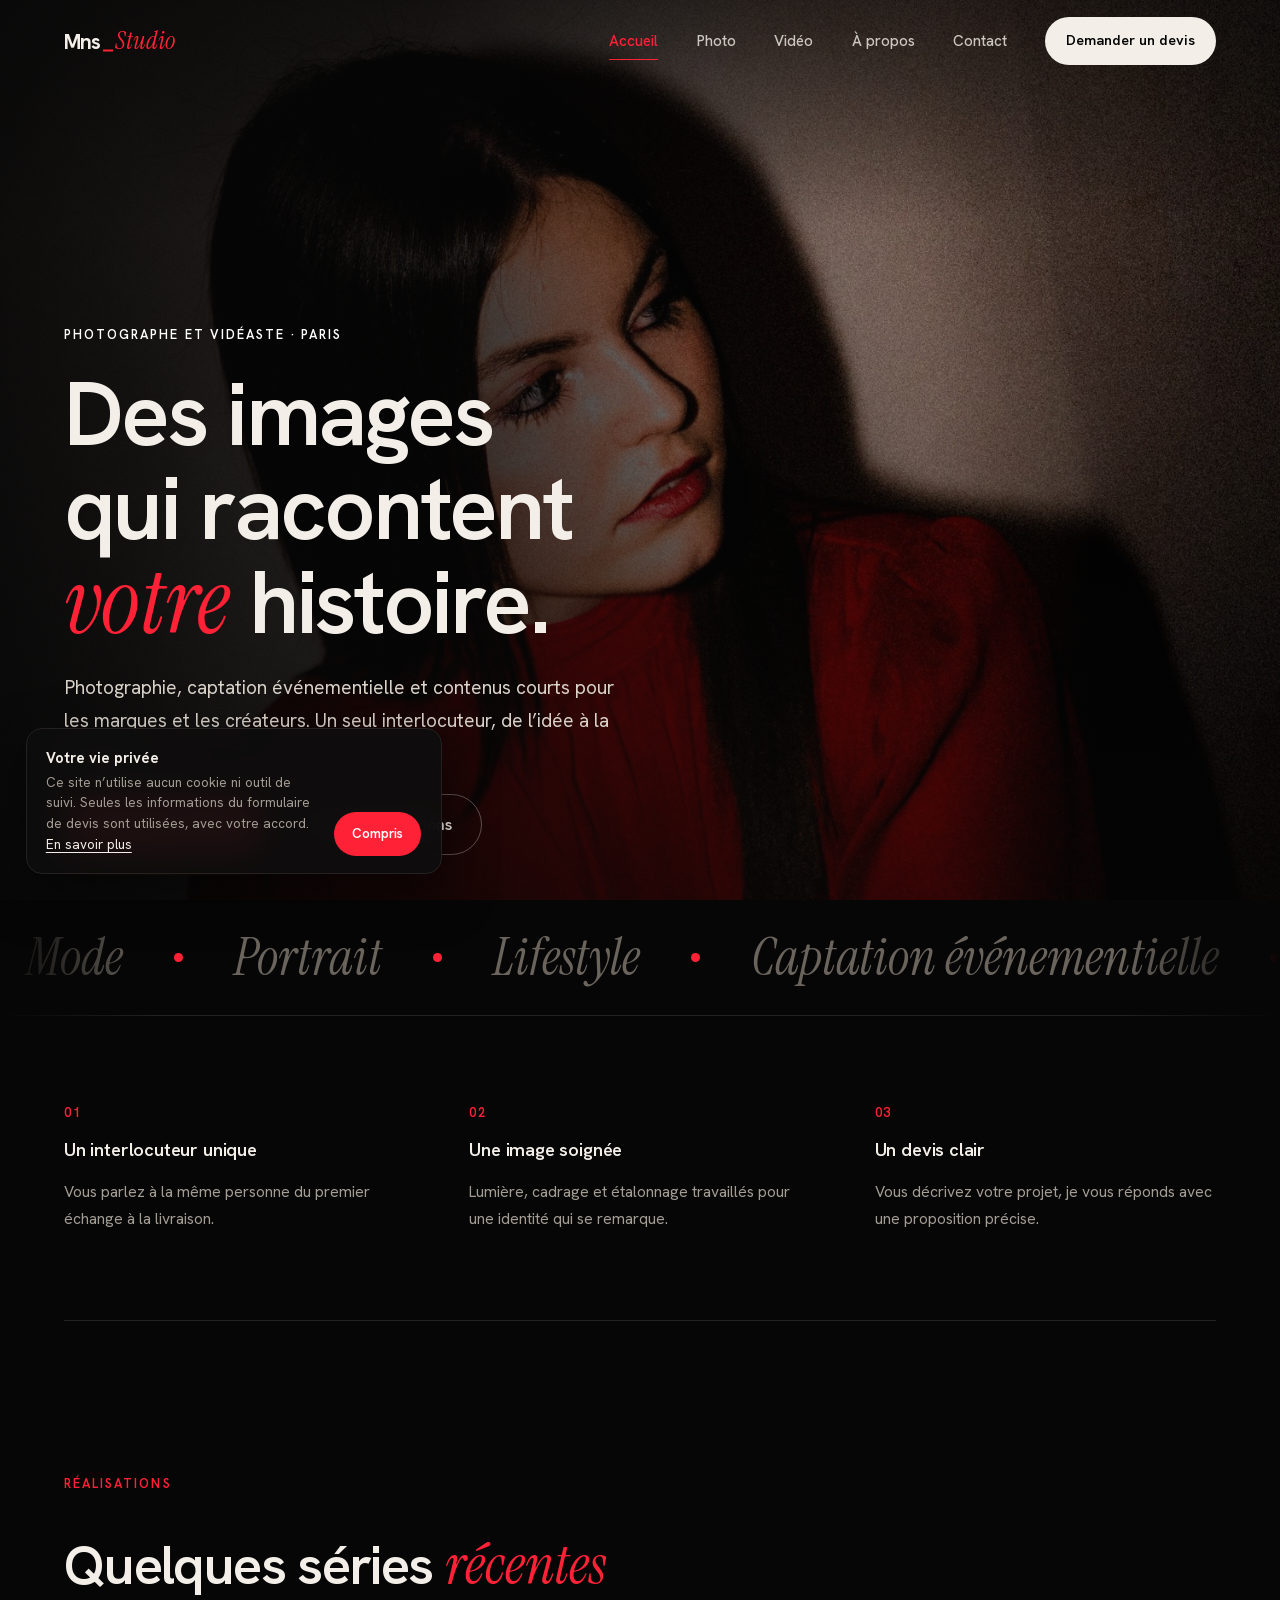
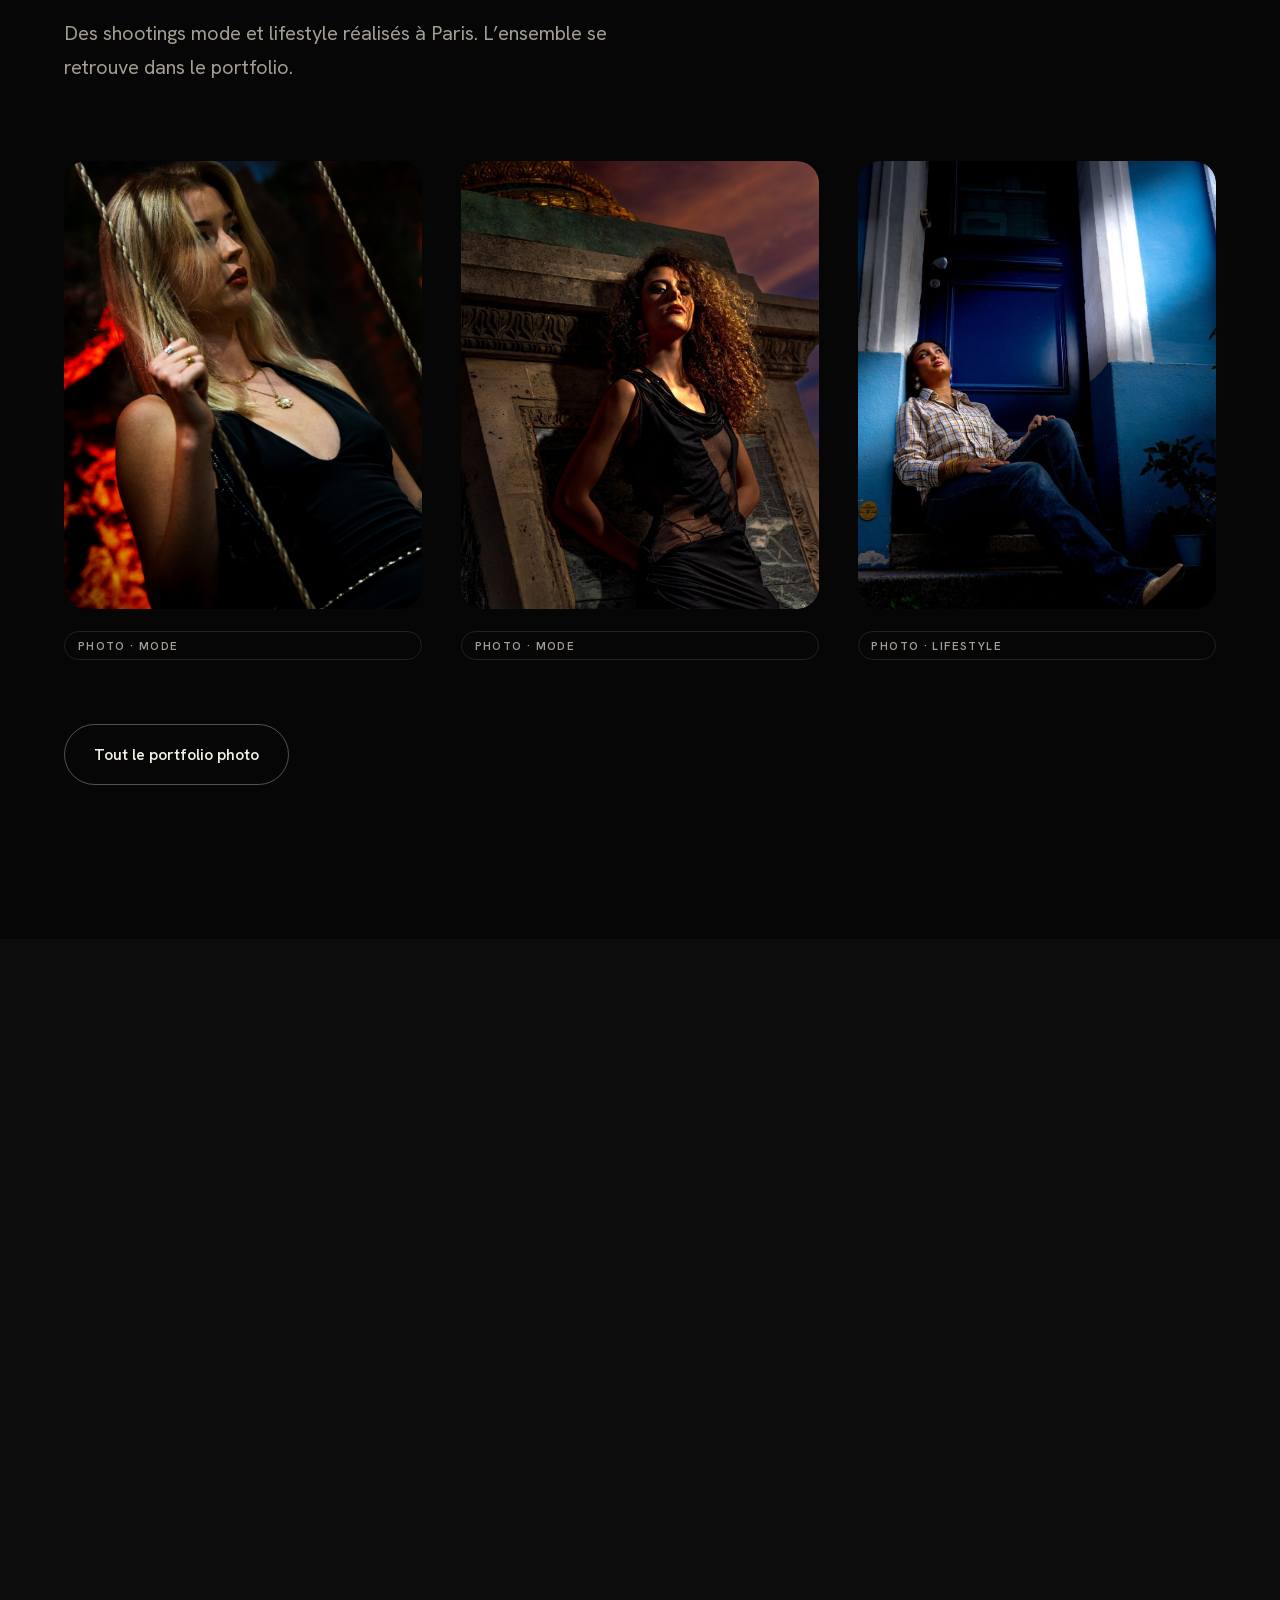
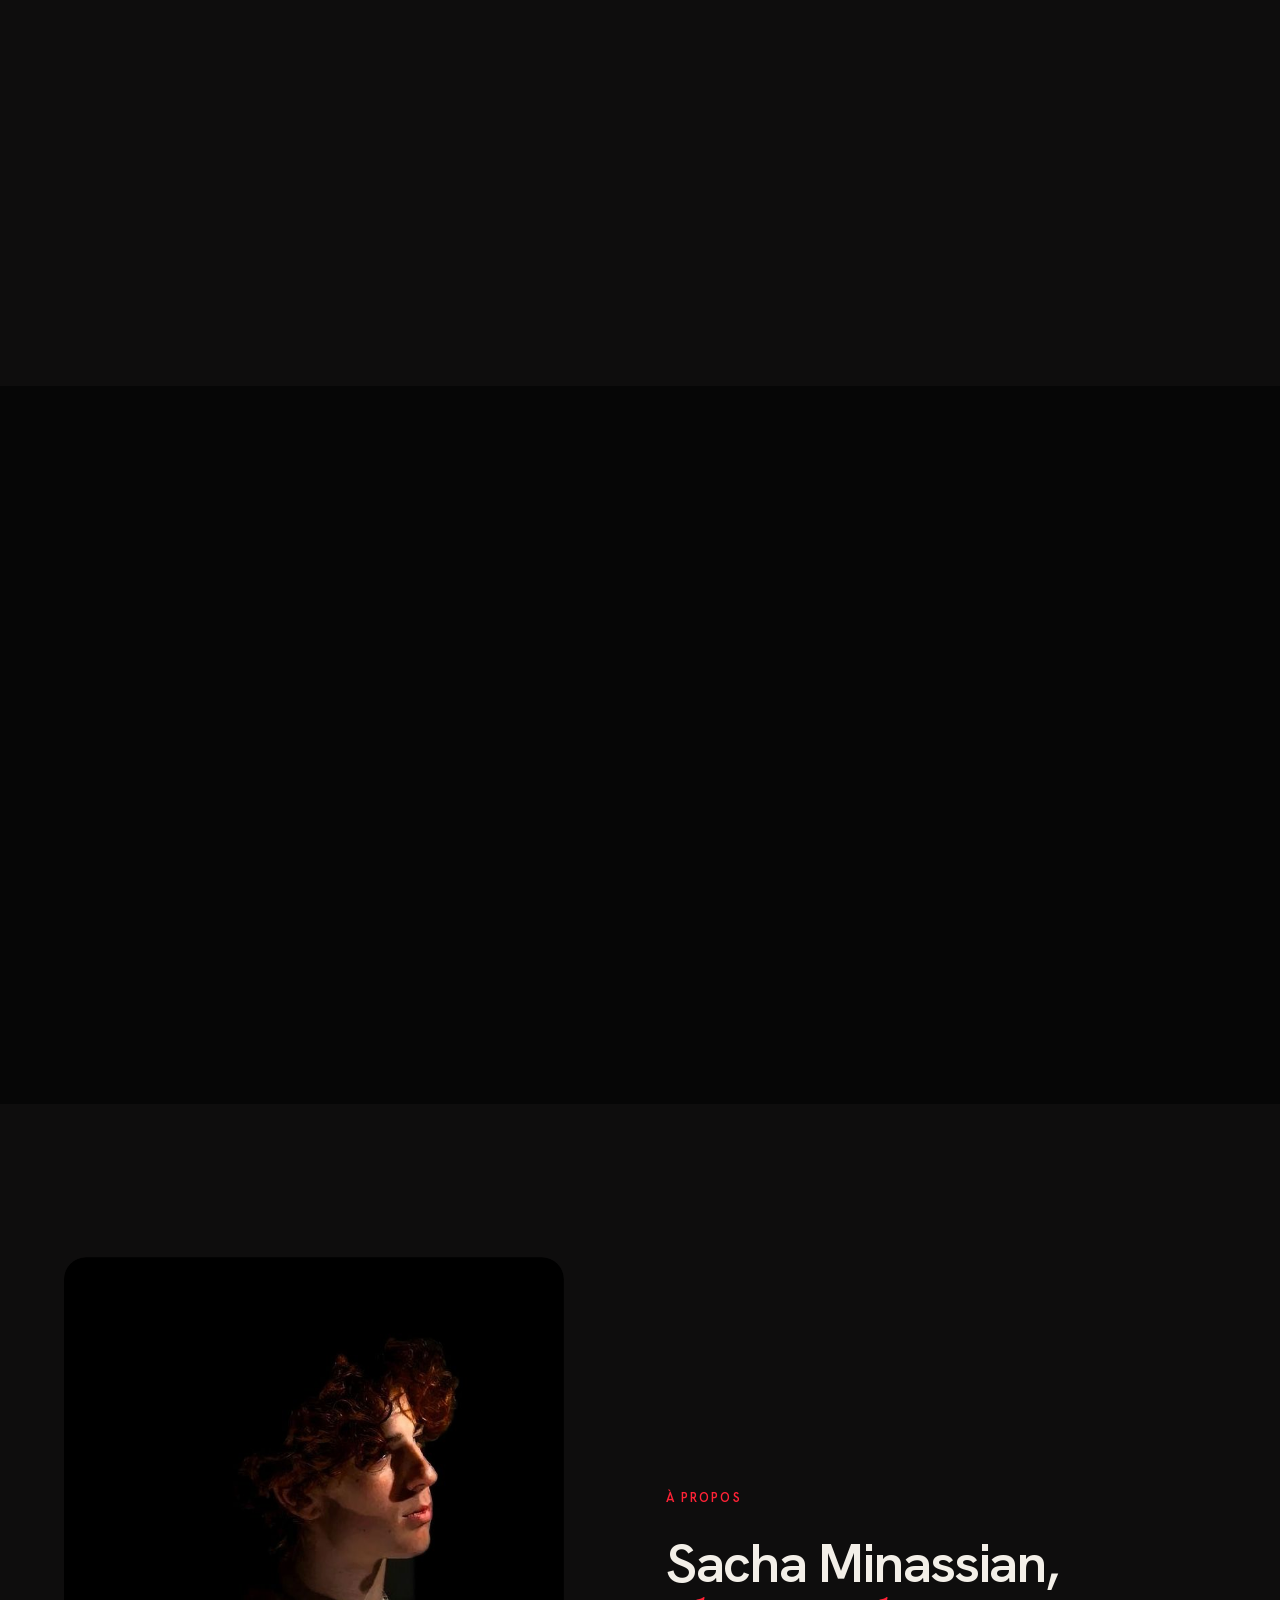
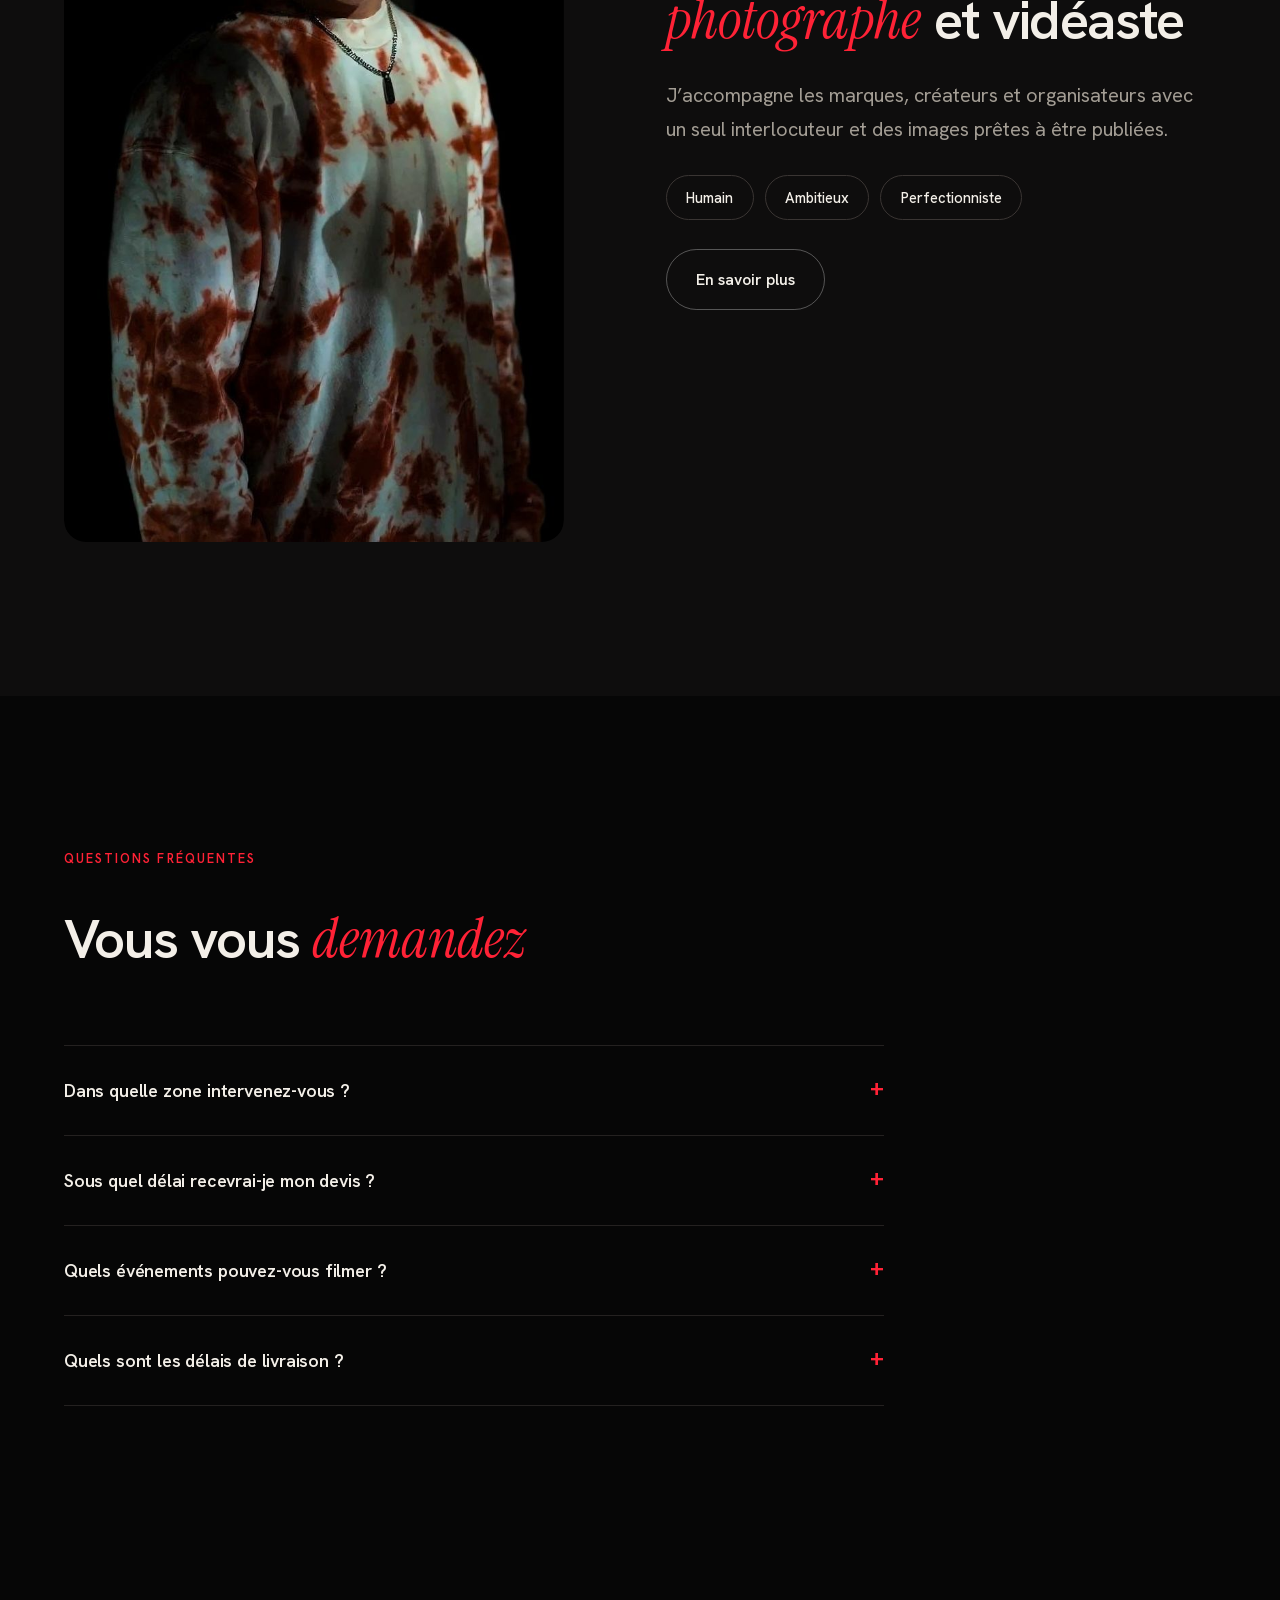
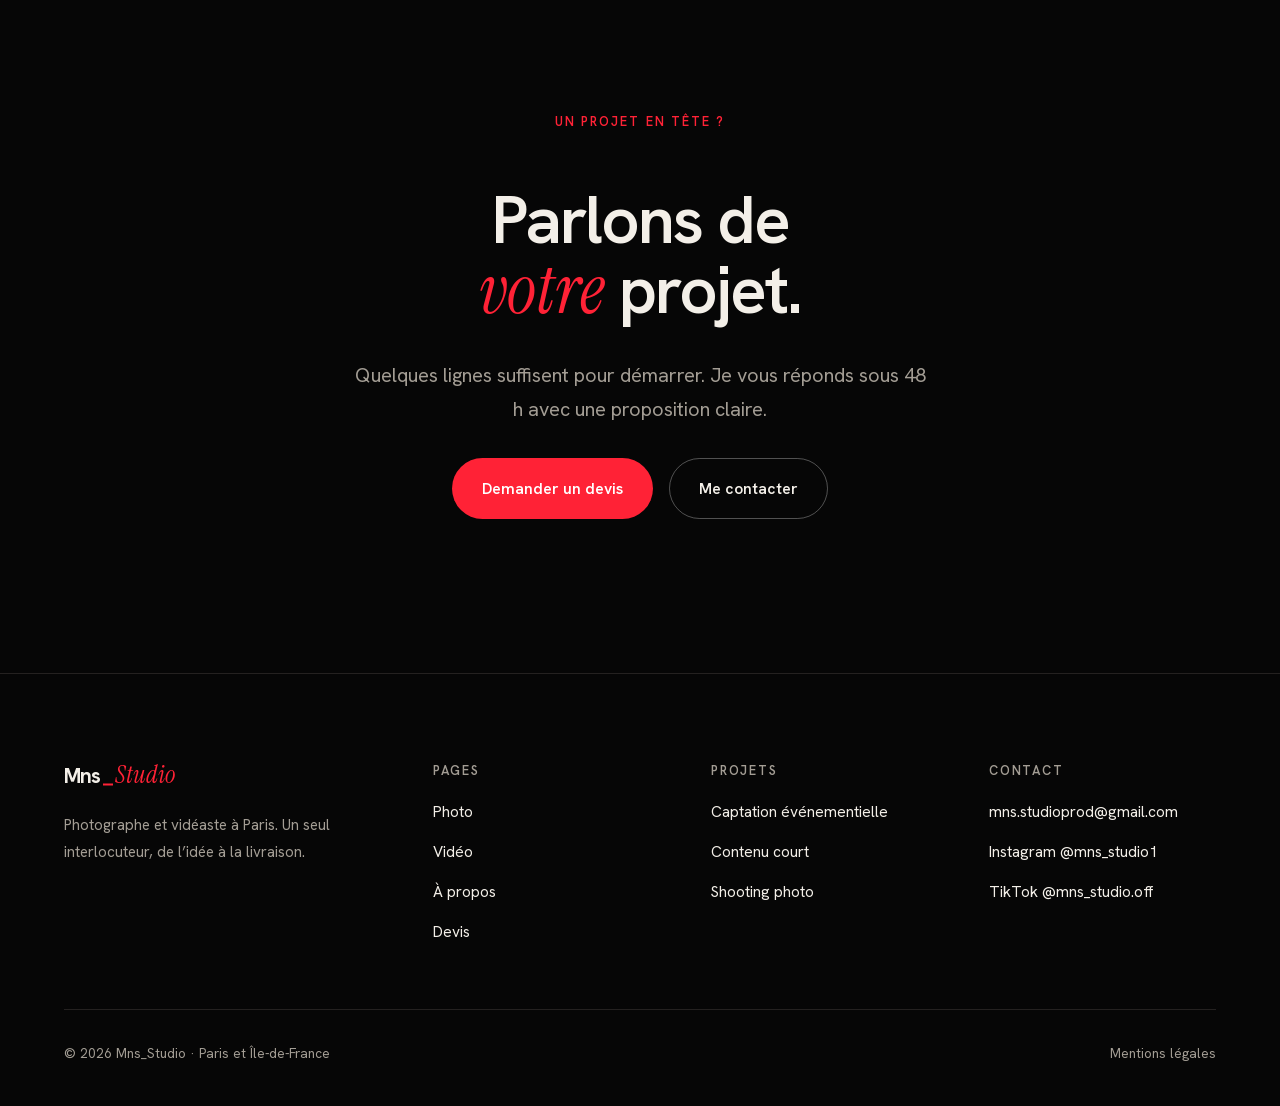
<file: index.html>
<!DOCTYPE html>
<html lang="fr">
<head>
<meta charset="utf-8">
<meta name="viewport" content="width=device-width, initial-scale=1">
<title>Photographe et vidéaste à Paris | Mns_Studio</title>
<meta name="description" content="Photographe et vidéaste à Paris : photographie de mode, captation événementielle, contenus courts. Demandez votre devis.">
<meta property="og:title" content="Mns_Studio, photographe et vidéaste à Paris"><meta property="og:description" content="Photographe et vidéaste à Paris : photographie de mode, captation événementielle, contenus courts. Demandez votre devis."><meta property="og:type" content="website"><meta property="og:image" content="https://mns-studio.fr/img/photographe-paris-shooting-editorial-graffiti-street-06.jpg"><meta property="og:url" content="https://mns-studio.fr/"><meta property="og:locale" content="fr_FR"><meta name="twitter:card" content="summary_large_image">
<link rel="canonical" href="https://mns-studio.fr/">
<meta name="theme-color" content="#060606">
<script>document.documentElement.classList.add("js");if(!matchMedia("(prefers-reduced-motion:reduce)").matches)document.documentElement.classList.add("entering")</script>
<link rel="stylesheet" href="style.css">
<script type="application/ld+json">{"@context": "https://schema.org", "@type": "ProfessionalService", "name": "Mns_Studio", "url": "https://mns-studio.fr/", "image": "https://mns-studio.fr/img/photographe-paris-shooting-editorial-graffiti-street-06.jpg", "address": {"@type": "PostalAddress", "addressLocality": "Paris", "addressCountry": "FR"}, "description": "Photographe et vidéaste à Paris : photo de mode, portrait, captation de défilé, captation d'événement, reels.", "areaServed": "Île-de-France", "email": "mns.studioprod@gmail.com", "sameAs": ["https://www.instagram.com/mns_studio1", "https://www.tiktok.com/@mns_studio.off"], "founder": {"@type": "Person", "name": "Sacha Minassian"}}</script>
<link rel="icon" href="/favicon.ico" sizes="48x48"><link rel="icon" href="/icon-192.png" type="image/png" sizes="192x192"><link rel="icon" href="/favicon.svg" type="image/svg+xml"><link rel="apple-touch-icon" href="/apple-touch-icon.png"><link rel="manifest" href="/site.webmanifest"><link rel="preload" href="fonts/hanken-grotesk-var.woff" as="font" type="font/woff" crossorigin></head>
<body>
<div class="curtain" aria-hidden="true"><span class="logo"><b>Mns</b><i></i><em>Studio</em></span></div><div class="pgbar" aria-hidden="true"></div>
<a class="hp" href="#main">Aller au contenu</a>
<header class="hd"><div class="w"><a class="logo" href="index.html" aria-label="Mns_Studio, accueil"><b>Mns</b><i></i><em>Studio</em></a><button class="bg" aria-label="Menu" aria-expanded="false"><span></span></button><nav class="nv" aria-label="Navigation"><a href="index.html" aria-current="page">Accueil</a><a href="photo.html">Photo</a><a href="video.html">Vidéo</a><a href="a-propos.html">À propos</a><a href="contact.html">Contact</a><a class="pill" href="devis.html">Demander un devis</a></nav></div></header>
<main id="main">

<section class="hero"><div class="hs" aria-hidden="true"><img class="on" src="img/photographe-videaste-paris-accueil-01.jpg" alt="" width="1500" height="2250" fetchpriority="high" style="object-position:center 17%"><img src="img/photographe-videaste-paris-accueil-02.jpg" alt="" width="821" height="1231" style="object-position:center 20%"><img src="img/photographe-videaste-paris-accueil-03.jpg" alt="" width="1120" height="1400" style="object-position:center 13%"><img src="img/photographe-videaste-paris-accueil-04.jpg" alt="" width="933" height="1400" style="object-position:center 29%"><img src="img/photographe-videaste-paris-accueil-05.jpg" alt="" width="933" height="1400" style="object-position:center 33%"><img src="img/photographe-videaste-paris-accueil-06.jpg" alt="" width="934" height="1400" style="object-position:center 47%"><img src="img/photographe-videaste-paris-accueil-07.jpg" alt="" width="933" height="1400" style="object-position:center 6%"></div><div class="w">
<span class="eyebrow" style="margin:0;color:#fff">Photographe et vidéaste · Paris</span>
<h1>Des images qui racontent <em>votre</em> histoire.</h1>
<p class="lead">Photographie, captation événementielle et contenus courts pour les marques et les créateurs. Un seul interlocuteur, de l’idée à la livraison.</p>
<div class="cta"><a class="btn r" href="devis.html">Demander un devis</a><a class="btn o" href="photo.html">Voir les réalisations</a></div></div></section>
<div class="mq" aria-hidden="true"><div class="mqt"><span>Mode</span><span>Portrait</span><span>Lifestyle</span><span>Captation événementielle</span><span>Contenu court</span><span>Paris</span><span>Mode</span><span>Portrait</span><span>Lifestyle</span><span>Captation événementielle</span><span>Contenu court</span><span>Paris</span></div></div>
<div class="w args rv">
<div><span class="n">01</span><b>Un interlocuteur unique</b><span>Vous parlez à la même personne du premier échange à la livraison.</span></div>
<div><span class="n">02</span><b>Une image soignée</b><span>Lumière, cadrage et étalonnage travaillés pour une identité qui se remarque.</span></div>
<div><span class="n">03</span><b>Un devis clair</b><span>Vous décrivez votre projet, je vous réponds avec une proposition précise.</span></div></div>

<section class="sec"><div class="w"><div class="head rv"><span class="eyebrow">Réalisations</span><h2>Quelques séries <em>récentes</em></h2><p class="lead">Des shootings mode et lifestyle réalisés à Paris. L’ensemble se retrouve dans le portfolio.</p></div>
<div class="cards">
<a class="card rv" href="photo.html"><div class="im"><img src="img/photographe-paris-shooting-editorial-mode-rouge-noir-01.jpg" alt="Série Reflets" loading="lazy"></div><div class="tx"><span class="tag">Photo · Mode</span></div></a>
<a class="card rv" href="photo.html"><div class="im"><img src="img/photographe-paris-shooting-collection-robes-07.jpg" alt="Série Concorde" loading="lazy"></div><div class="tx"><span class="tag">Photo · Mode</span></div></a>
<a class="card rv" href="photo.html"><div class="im"><img src="img/photographe-paris-shooting-lifestyle-porte-bleue-01.jpg" alt="Série Porte bleue" loading="lazy"></div><div class="tx"><span class="tag">Photo · Lifestyle</span></div></a></div>
<div class="cta rv" style="margin-top:4rem"><a class="btn o" href="photo.html">Tout le portfolio photo</a></div></div></section>

<section class="sec" style="background:var(--bg2)"><div class="w"><div class="head rv"><span class="eyebrow">Expertises</span><h2>Ce que je <em>réalise</em> pour vous</h2></div>
<div class="exp">
<div class="ex rv"><span class="n">01</span><h3>Photographie</h3><p>Mode, portrait et lifestyle : shootings solo, duo ou groupe, en studio ou en extérieur, avec une direction artistique claire.</p><ul><li>Lookbooks et séries éditoriales</li><li>Portraits professionnels et lifestyle</li><li>Livraison express en 48 h</li></ul><a class="more" href="devis.html#photo">Demander un devis →</a></div>
<div class="ex rv"><span class="n">02</span><h3>Captation événementielle</h3><p>Défilés, vernissages, soirées, salons ou concerts : l’événement filmé fidèlement, puis monté pour vos réseaux.</p><ul><li>Film souvenir ou captation complète</li><li>Teaser court et aftermovie</li><li>Photos de l’événement en option</li></ul><a class="more" href="devis.html#event">Demander un devis →</a></div>
<div class="ex rv"><span class="n">03</span><h3>Contenu court</h3><p>Des vidéos verticales pensées pour Instagram et TikTok, avec un rythme et un style qui vous ressemblent.</p><ul><li>Reel ou TikTok à l’unité</li><li>Abonnement mensuel Monthly Creator</li><li>Sous-titres et montage dynamique</li></ul><a class="more" href="devis.html#reel">Demander un devis →</a></div>
</div></div></section>

<section class="sec"><div class="w"><div class="head rv"><span class="eyebrow">Méthode</span><h2>Un projet, <em>quatre</em> étapes</h2></div>
<div class="steps">
<div class="st rv"><span class="n">01</span><h3>Le brief</h3><p>Vous décrivez votre projet dans le formulaire de devis. Je vous réponds sous 48 h.</p></div>
<div class="st rv"><span class="n">02</span><h3>La préparation</h3><p>Repérage, références, planning : je prépare le tournage avec vous.</p></div>
<div class="st rv"><span class="n">03</span><h3>Le tournage</h3><p>Je suis sur place, discret et efficace, pour capter les bons moments.</p></div>
<div class="st rv"><span class="n">04</span><h3>La livraison</h3><p>Montage, retouche et étalonnage, puis livraison dans le délai convenu.</p></div></div></div></section>

<section class="sec" style="background:var(--bg2)"><div class="w split">
<div class="im rv"><img src="img/sacha-minassian-photographe-videaste-paris.jpg" alt="Sacha Minassian, photographe et vidéaste" loading="lazy"></div>
<div class="tx rv"><span class="eyebrow" style="margin:0">À propos</span><h2>Sacha Minassian, <em>photographe</em> et vidéaste</h2>
<p class="lead">J’accompagne les marques, créateurs et organisateurs avec un seul interlocuteur et des images prêtes à être publiées.</p>
<div class="pills"><span>Humain</span><span>Ambitieux</span><span>Perfectionniste</span></div>
<a class="btn o" href="a-propos.html">En savoir plus</a></div></div></section>

<section class="sec"><div class="w"><div class="head rv"><span class="eyebrow">Questions fréquentes</span><h2>Vous vous <em>demandez</em></h2></div>
<div class="faq rv">
<details><summary>Dans quelle zone intervenez-vous ?</summary><p>Principalement à Paris. Pour l’Île-de-France ou une autre ville, un supplément selon la localisation est indiqué dans le devis.</p></details>
<details><summary>Sous quel délai recevrai-je mon devis ?</summary><p>Je réponds à chaque demande sous 48 h, avec une proposition claire et personnalisée.</p></details>
<details><summary>Quels événements pouvez-vous filmer ?</summary><p>Défilés de mode, vernissages, soirées, salons, concerts : décrivez l’événement dans le formulaire de devis et je vous propose le format adapté, du film souvenir à la captation complète.</p></details>
<details><summary>Quels sont les délais de livraison ?</summary><p>Ils dépendent du projet. Une option express en 48 h est disponible pour les photos.</p></details>
</div></div></section>
<section class="sec"><div class="w fin rv"><span class="eyebrow">Un projet en tête ?</span><h2>Parlons de <em>votre</em> projet.</h2><p class="lead">Quelques lignes suffisent pour démarrer. Je vous réponds sous 48 h avec une proposition claire.</p><div class="cta"><a class="btn r" href="devis.html">Demander un devis</a><a class="btn o" href="contact.html">Me contacter</a></div></div></section>

</main>
<footer class="ft"><div class="w"><div class="cols">
<div><a class="logo" href="index.html" aria-label="Mns_Studio, accueil"><b>Mns</b><i></i><em>Studio</em></a><p>Photographe et vidéaste à Paris. Un seul interlocuteur, de l’idée à la livraison.</p></div>
<div><h4>Pages</h4><ul><li><a href="photo.html">Photo</a></li><li><a href="video.html">Vidéo</a></li><li><a href="a-propos.html">À propos</a></li><li><a href="devis.html">Devis</a></li></ul></div>
<div><h4>Projets</h4><ul><li><a href="devis.html#event">Captation événementielle</a></li><li><a href="devis.html#reel">Contenu court</a></li><li><a href="devis.html#photo">Shooting photo</a></li></ul></div>
<div><h4>Contact</h4><ul><li><a href="mailto:mns.studioprod@gmail.com">mns.studioprod@gmail.com</a></li><li><a href="https://www.instagram.com/mns_studio1" target="_blank" rel="noopener">Instagram @mns_studio1</a></li><li><a href="https://www.tiktok.com/@mns_studio.off" target="_blank" rel="noopener">TikTok @mns_studio.off</a></li></ul></div>
</div><div class="bot"><span>© 2026 Mns_Studio · Paris et Île-de-France</span><a href="mentions-legales.html">Mentions légales</a></div></div></footer>
<script src="app.js"></script>
</body>
</html>
</file>
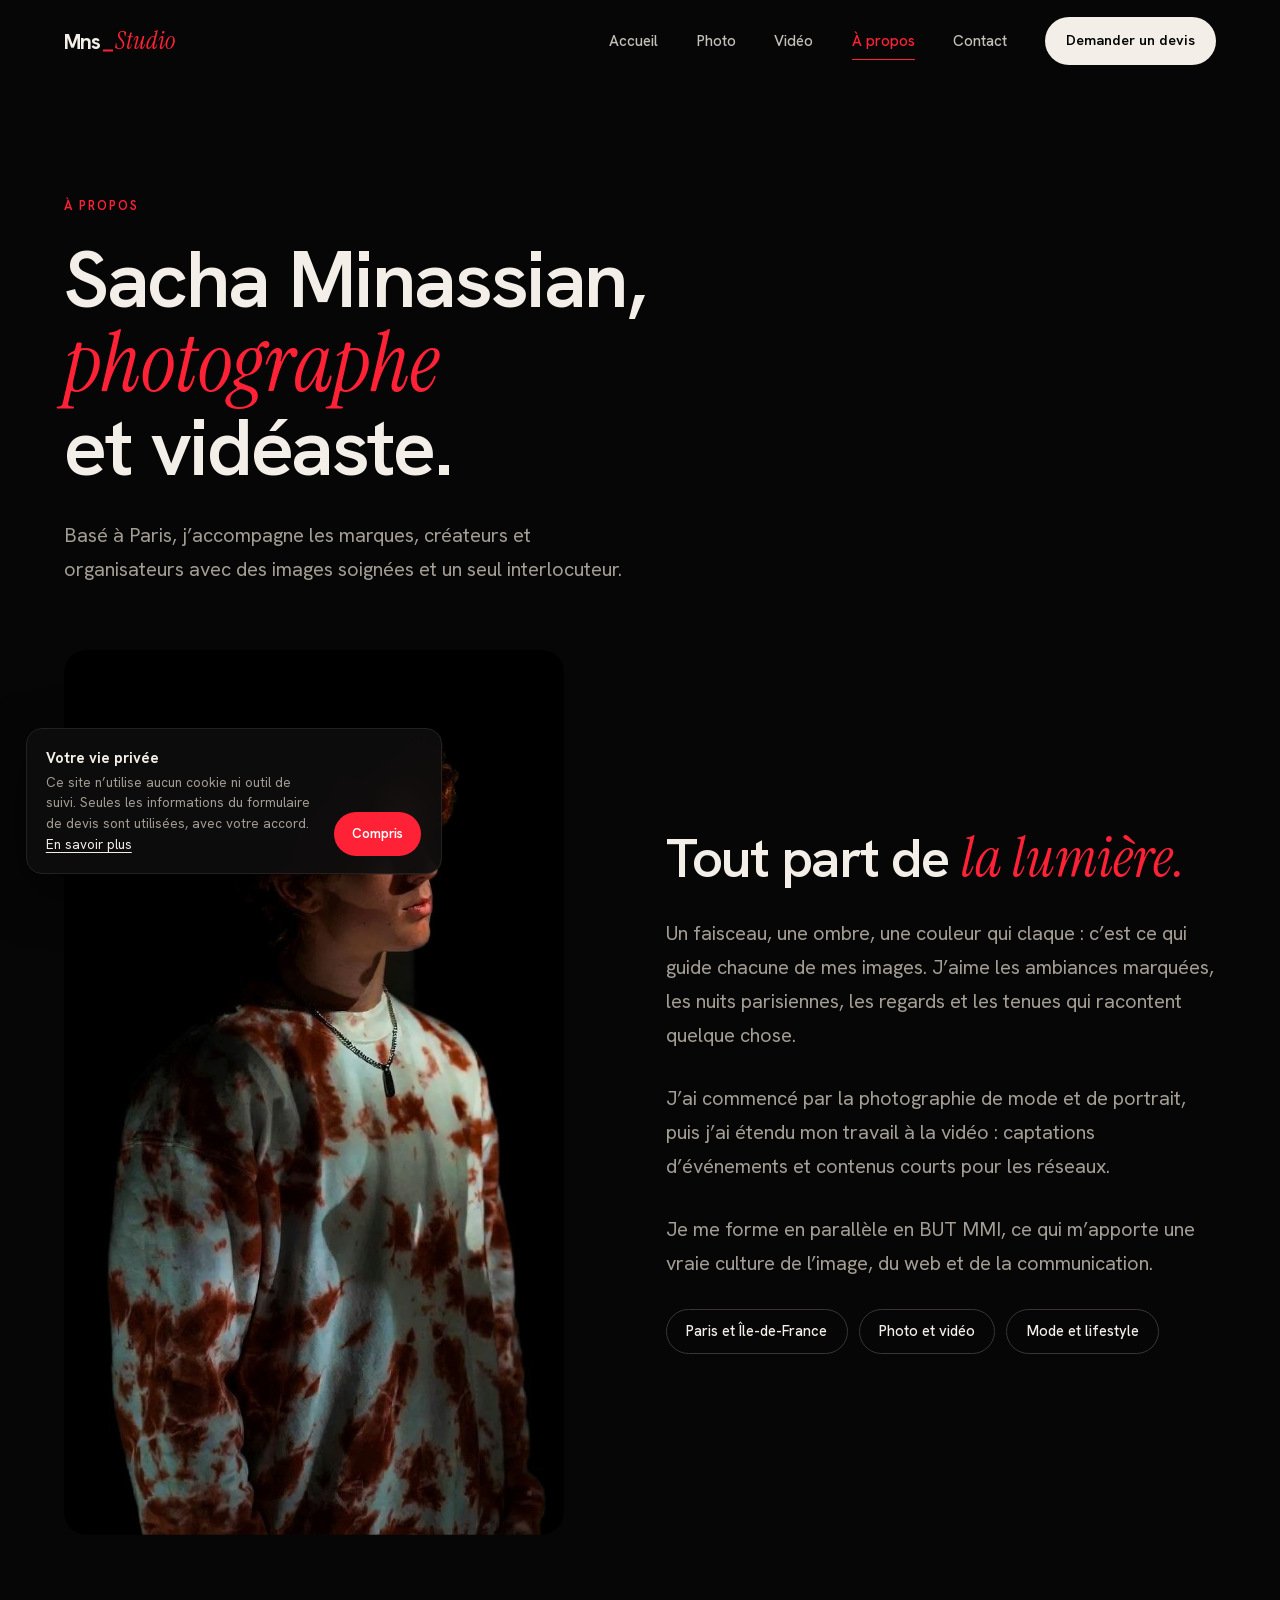
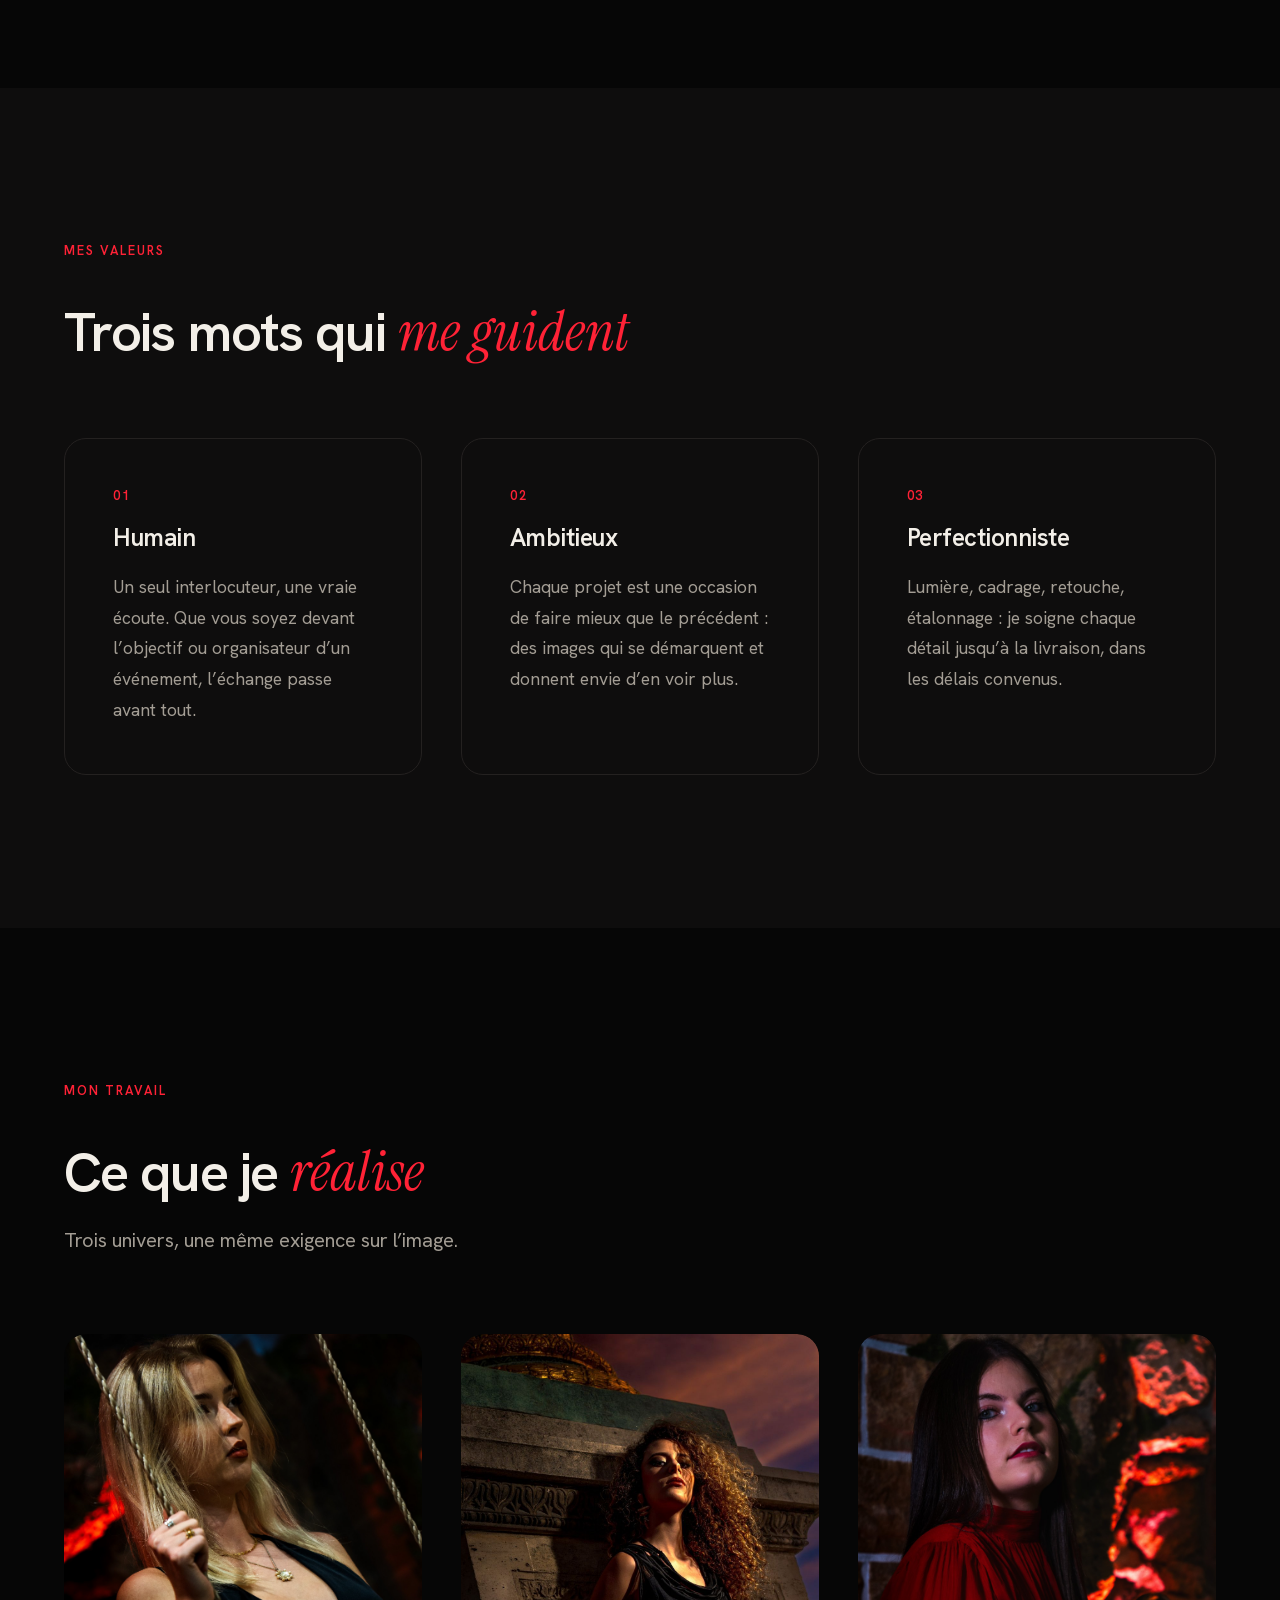
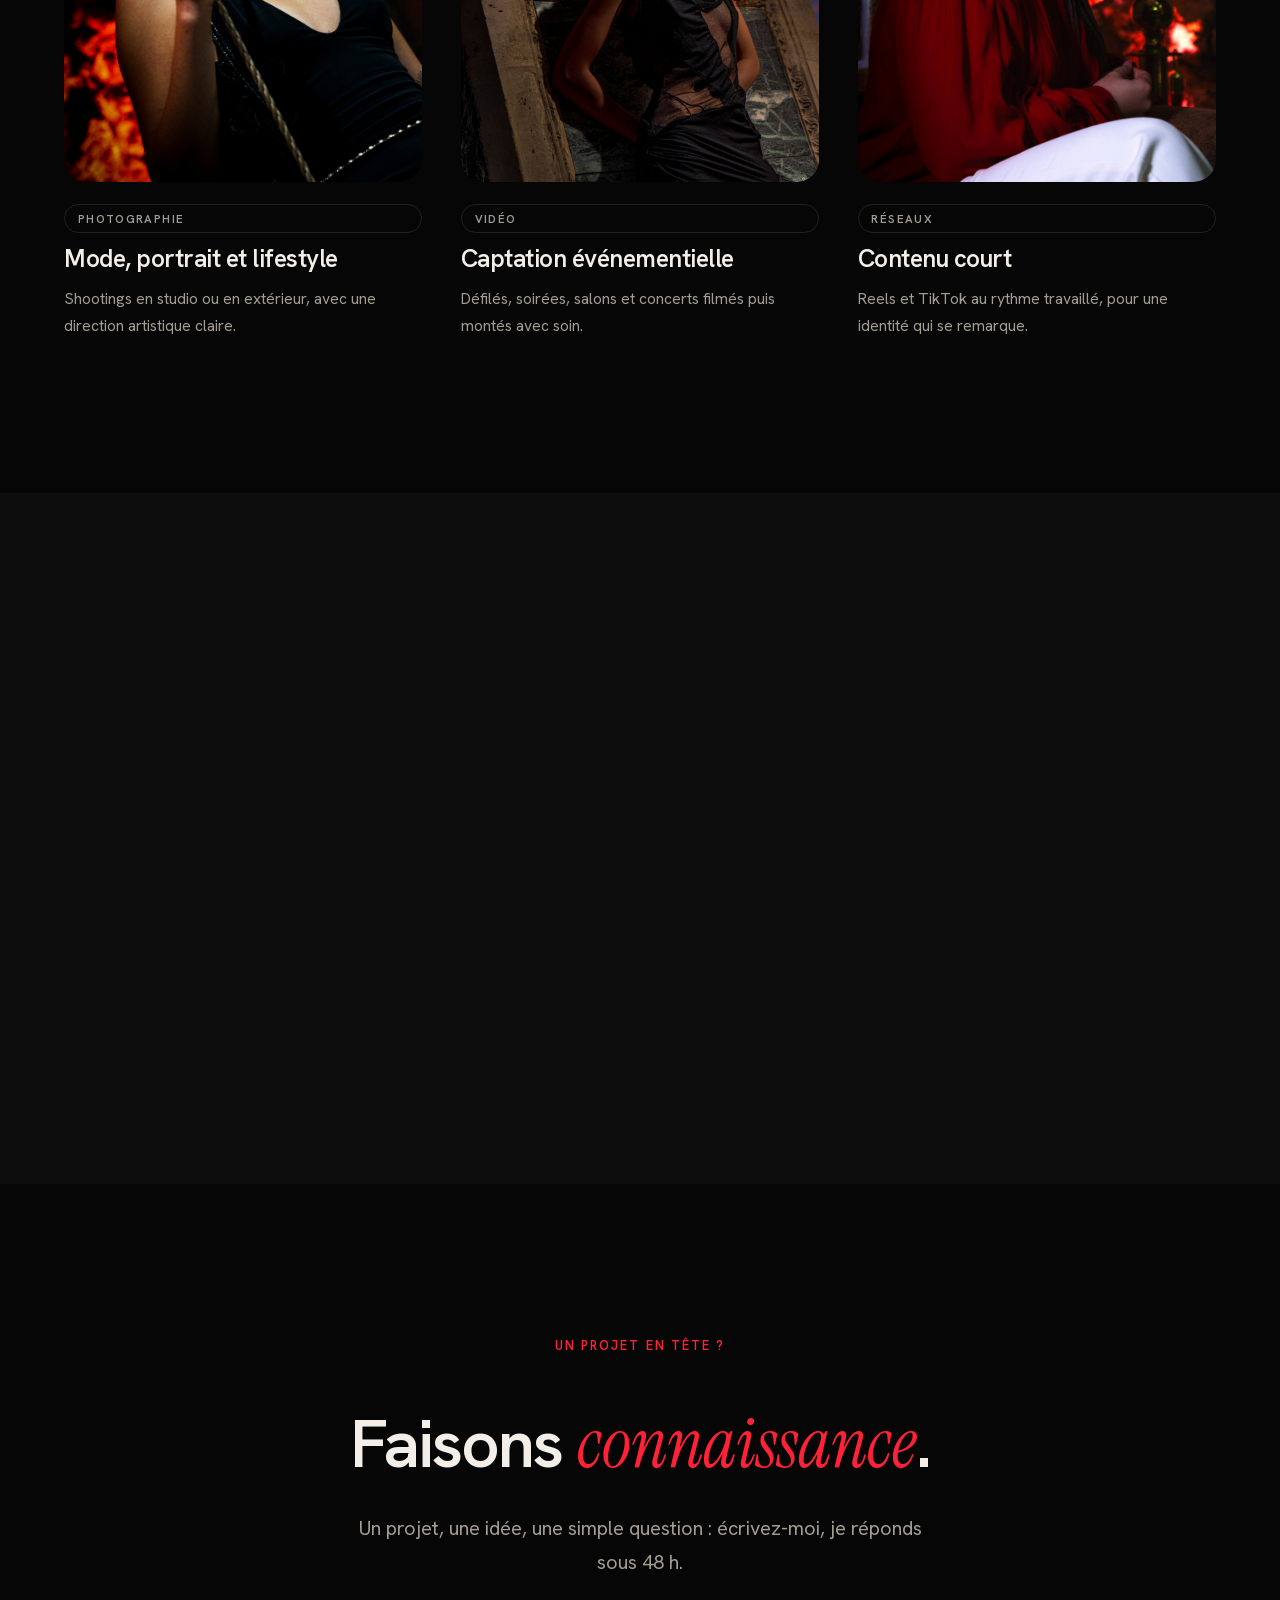
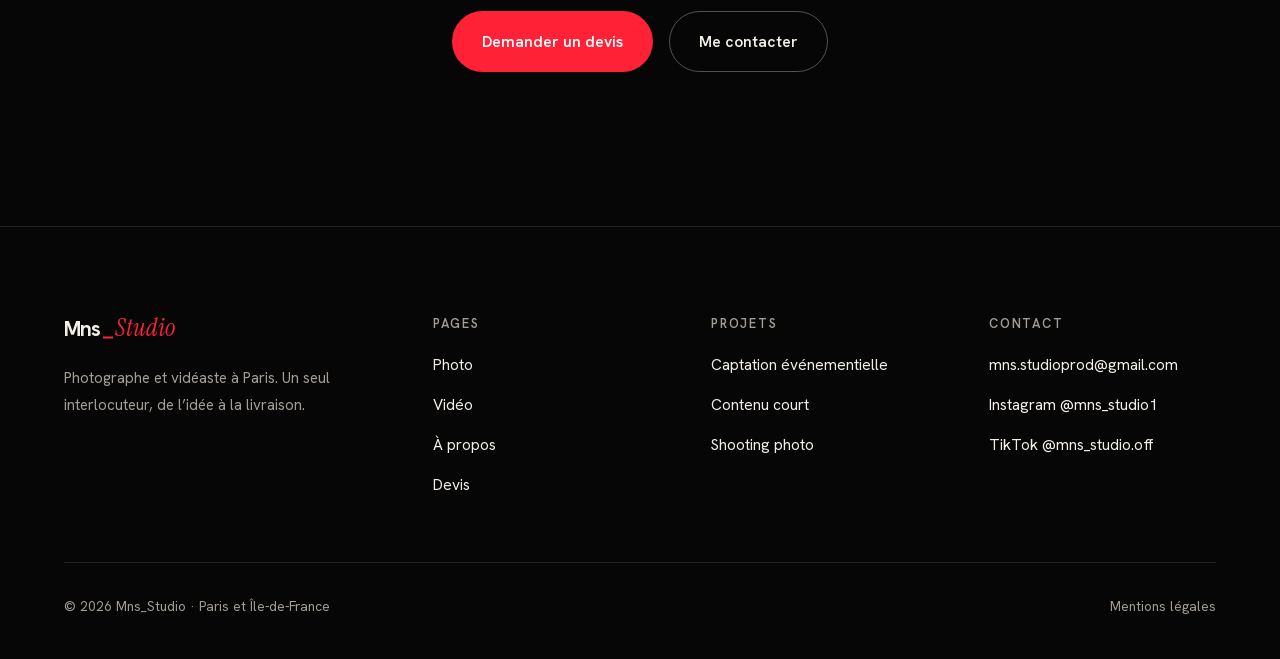
<file: a-propos.html>
<!DOCTYPE html>
<html lang="fr">
<head>
<meta charset="utf-8">
<meta name="viewport" content="width=device-width, initial-scale=1">
<title>À propos, Sacha Minassian | Mns_Studio</title>
<meta name="description" content="Sacha Minassian, photographe et vidéaste à Paris : mode, portrait, captation événementielle.">
<meta property="og:title" content="À propos, Sacha Minassian | Mns_Studio"><meta property="og:description" content="Sacha Minassian, photographe et vidéaste à Paris : mode, portrait, captation événementielle."><meta property="og:type" content="website"><meta property="og:image" content="https://mns-studio.fr/img/photographe-paris-shooting-editorial-graffiti-street-06.jpg"><meta property="og:url" content="https://mns-studio.fr/a-propos.html"><meta property="og:locale" content="fr_FR"><meta name="twitter:card" content="summary_large_image">
<link rel="canonical" href="https://mns-studio.fr/a-propos.html">
<meta name="theme-color" content="#060606">
<script>document.documentElement.classList.add("js");if(!matchMedia("(prefers-reduced-motion:reduce)").matches)document.documentElement.classList.add("entering")</script>
<link rel="stylesheet" href="style.css">
<script type="application/ld+json">{"@context": "https://schema.org", "@type": "ProfessionalService", "name": "Mns_Studio", "description": "Photographe et vidéaste à Paris : photo de mode, portrait, captation de défilé, captation d'événement, reels.", "areaServed": "Île-de-France", "email": "mns.studioprod@gmail.com", "sameAs": ["https://www.instagram.com/mns_studio1", "https://www.tiktok.com/@mns_studio.off"], "founder": {"@type": "Person", "name": "Sacha Minassian"}}</script>
<link rel="icon" href="/favicon.ico" sizes="48x48"><link rel="icon" href="/icon-192.png" type="image/png" sizes="192x192"><link rel="icon" href="/favicon.svg" type="image/svg+xml"><link rel="apple-touch-icon" href="/apple-touch-icon.png"><link rel="manifest" href="/site.webmanifest"><link rel="preload" href="fonts/hanken-grotesk-var.woff" as="font" type="font/woff" crossorigin></head>
<body>
<div class="curtain" aria-hidden="true"><span class="logo"><b>Mns</b><i></i><em>Studio</em></span></div><div class="pgbar" aria-hidden="true"></div>
<a class="hp" href="#main">Aller au contenu</a>
<header class="hd"><div class="w"><a class="logo" href="index.html" aria-label="Mns_Studio, accueil"><b>Mns</b><i></i><em>Studio</em></a><button class="bg" aria-label="Menu" aria-expanded="false"><span></span></button><nav class="nv" aria-label="Navigation"><a href="index.html">Accueil</a><a href="photo.html">Photo</a><a href="video.html">Vidéo</a><a href="a-propos.html" aria-current="page">À propos</a><a href="contact.html">Contact</a><a class="pill" href="devis.html">Demander un devis</a></nav></div></header>
<main id="main">
<section class="ph"><div class="w"><span class="eyebrow">À propos</span><h1>Sacha Minassian, <em>photographe</em> et vidéaste.</h1><p class="lead">Basé à Paris, j’accompagne les marques, créateurs et organisateurs avec des images soignées et un seul interlocuteur.</p></div></section>
<section style="padding-bottom:var(--sec)"><div class="w split">
<div class="im rv"><img src="img/sacha-minassian-photographe-videaste-paris.jpg" alt="Sacha Minassian" loading="lazy"></div>
<div class="tx rv"><h2>Tout part de <em>la lumière.</em></h2>
<p class="lead">Un faisceau, une ombre, une couleur qui claque : c’est ce qui guide chacune de mes images. J’aime les ambiances marquées, les nuits parisiennes, les regards et les tenues qui racontent quelque chose.</p>
<p class="lead">J’ai commencé par la photographie de mode et de portrait, puis j’ai étendu mon travail à la vidéo : captations d’événements et contenus courts pour les réseaux.</p>
<p class="lead">Je me forme en parallèle en BUT MMI, ce qui m’apporte une vraie culture de l’image, du web et de la communication.</p>
<div class="pills"><span>Paris et Île-de-France</span><span>Photo et vidéo</span><span>Mode et lifestyle</span></div></div></div></section>

<section class="sec" style="background:var(--bg2)"><div class="w"><div class="head rv"><span class="eyebrow">Mes valeurs</span><h2>Trois mots qui <em>me guident</em></h2></div>
<div class="cards">
<div class="ex rv"><span class="n">01</span><h3>Humain</h3><p>Un seul interlocuteur, une vraie écoute. Que vous soyez devant l’objectif ou organisateur d’un événement, l’échange passe avant tout.</p></div>
<div class="ex rv"><span class="n">02</span><h3>Ambitieux</h3><p>Chaque projet est une occasion de faire mieux que le précédent : des images qui se démarquent et donnent envie d’en voir plus.</p></div>
<div class="ex rv"><span class="n">03</span><h3>Perfectionniste</h3><p>Lumière, cadrage, retouche, étalonnage : je soigne chaque détail jusqu’à la livraison, dans les délais convenus.</p></div></div></div></section>

<section class="sec"><div class="w"><div class="head rv"><span class="eyebrow">Mon travail</span><h2>Ce que je <em>réalise</em></h2><p class="lead">Trois univers, une même exigence sur l’image.</p></div>
<div class="cards">
<a class="card rv" href="photo.html"><div class="im"><img src="img/photographe-paris-shooting-editorial-mode-rouge-noir-01.jpg" alt="Photographie de mode" loading="lazy"></div><div class="tx"><span class="tag">Photographie</span><h3>Mode, portrait et lifestyle</h3><p>Shootings en studio ou en extérieur, avec une direction artistique claire.</p></div></a>
<a class="card rv" href="video.html"><div class="im"><img src="img/photographe-paris-shooting-collection-robes-07.jpg" alt="Captation événementielle, ambiance" loading="lazy"></div><div class="tx"><span class="tag">Vidéo</span><h3>Captation événementielle</h3><p>Défilés, soirées, salons et concerts filmés puis montés avec soin.</p></div></a>
<a class="card rv" href="video.html"><div class="im"><img src="img/photographe-paris-shooting-editorial-mode-rouge-noir-03.jpg" alt="Contenu court, portrait" loading="lazy"></div><div class="tx"><span class="tag">Réseaux</span><h3>Contenu court</h3><p>Reels et TikTok au rythme travaillé, pour une identité qui se remarque.</p></div></a></div></div></section>

<section class="sec" style="background:var(--bg2)"><div class="w"><div class="head rv"><span class="eyebrow">Ma façon de travailler</span><h2>De l’idée <em>à la livraison</em></h2></div>
<div class="steps">
<div class="st rv"><span class="n">01</span><h3>J’écoute</h3><p>Vous me présentez votre projet, vos envies et vos références.</p></div>
<div class="st rv"><span class="n">02</span><h3>Je prépare</h3><p>Repérage, planning et direction artistique, avant le jour J.</p></div>
<div class="st rv"><span class="n">03</span><h3>Je réalise</h3><p>Sur place, je m’adapte et je capte les bons moments avec discrétion.</p></div>
<div class="st rv"><span class="n">04</span><h3>Je livre</h3><p>Retouche, montage et étalonnage, puis livraison dans le délai prévu.</p></div></div></div></section>
<section class="sec"><div class="w fin rv"><span class="eyebrow">Un projet en tête ?</span><h2>Faisons <em>connaissance</em>.</h2><p class="lead">Un projet, une idée, une simple question : écrivez-moi, je réponds sous 48 h.</p><div class="cta"><a class="btn r" href="devis.html">Demander un devis</a><a class="btn o" href="contact.html">Me contacter</a></div></div></section>
</main>
<footer class="ft"><div class="w"><div class="cols">
<div><a class="logo" href="index.html" aria-label="Mns_Studio, accueil"><b>Mns</b><i></i><em>Studio</em></a><p>Photographe et vidéaste à Paris. Un seul interlocuteur, de l’idée à la livraison.</p></div>
<div><h4>Pages</h4><ul><li><a href="photo.html">Photo</a></li><li><a href="video.html">Vidéo</a></li><li><a href="a-propos.html">À propos</a></li><li><a href="devis.html">Devis</a></li></ul></div>
<div><h4>Projets</h4><ul><li><a href="devis.html#event">Captation événementielle</a></li><li><a href="devis.html#reel">Contenu court</a></li><li><a href="devis.html#photo">Shooting photo</a></li></ul></div>
<div><h4>Contact</h4><ul><li><a href="mailto:mns.studioprod@gmail.com">mns.studioprod@gmail.com</a></li><li><a href="https://www.instagram.com/mns_studio1" target="_blank" rel="noopener">Instagram @mns_studio1</a></li><li><a href="https://www.tiktok.com/@mns_studio.off" target="_blank" rel="noopener">TikTok @mns_studio.off</a></li></ul></div>
</div><div class="bot"><span>© 2026 Mns_Studio · Paris et Île-de-France</span><a href="mentions-legales.html">Mentions légales</a></div></div></footer>
<script src="app.js"></script>
</body>
</html>
</file>
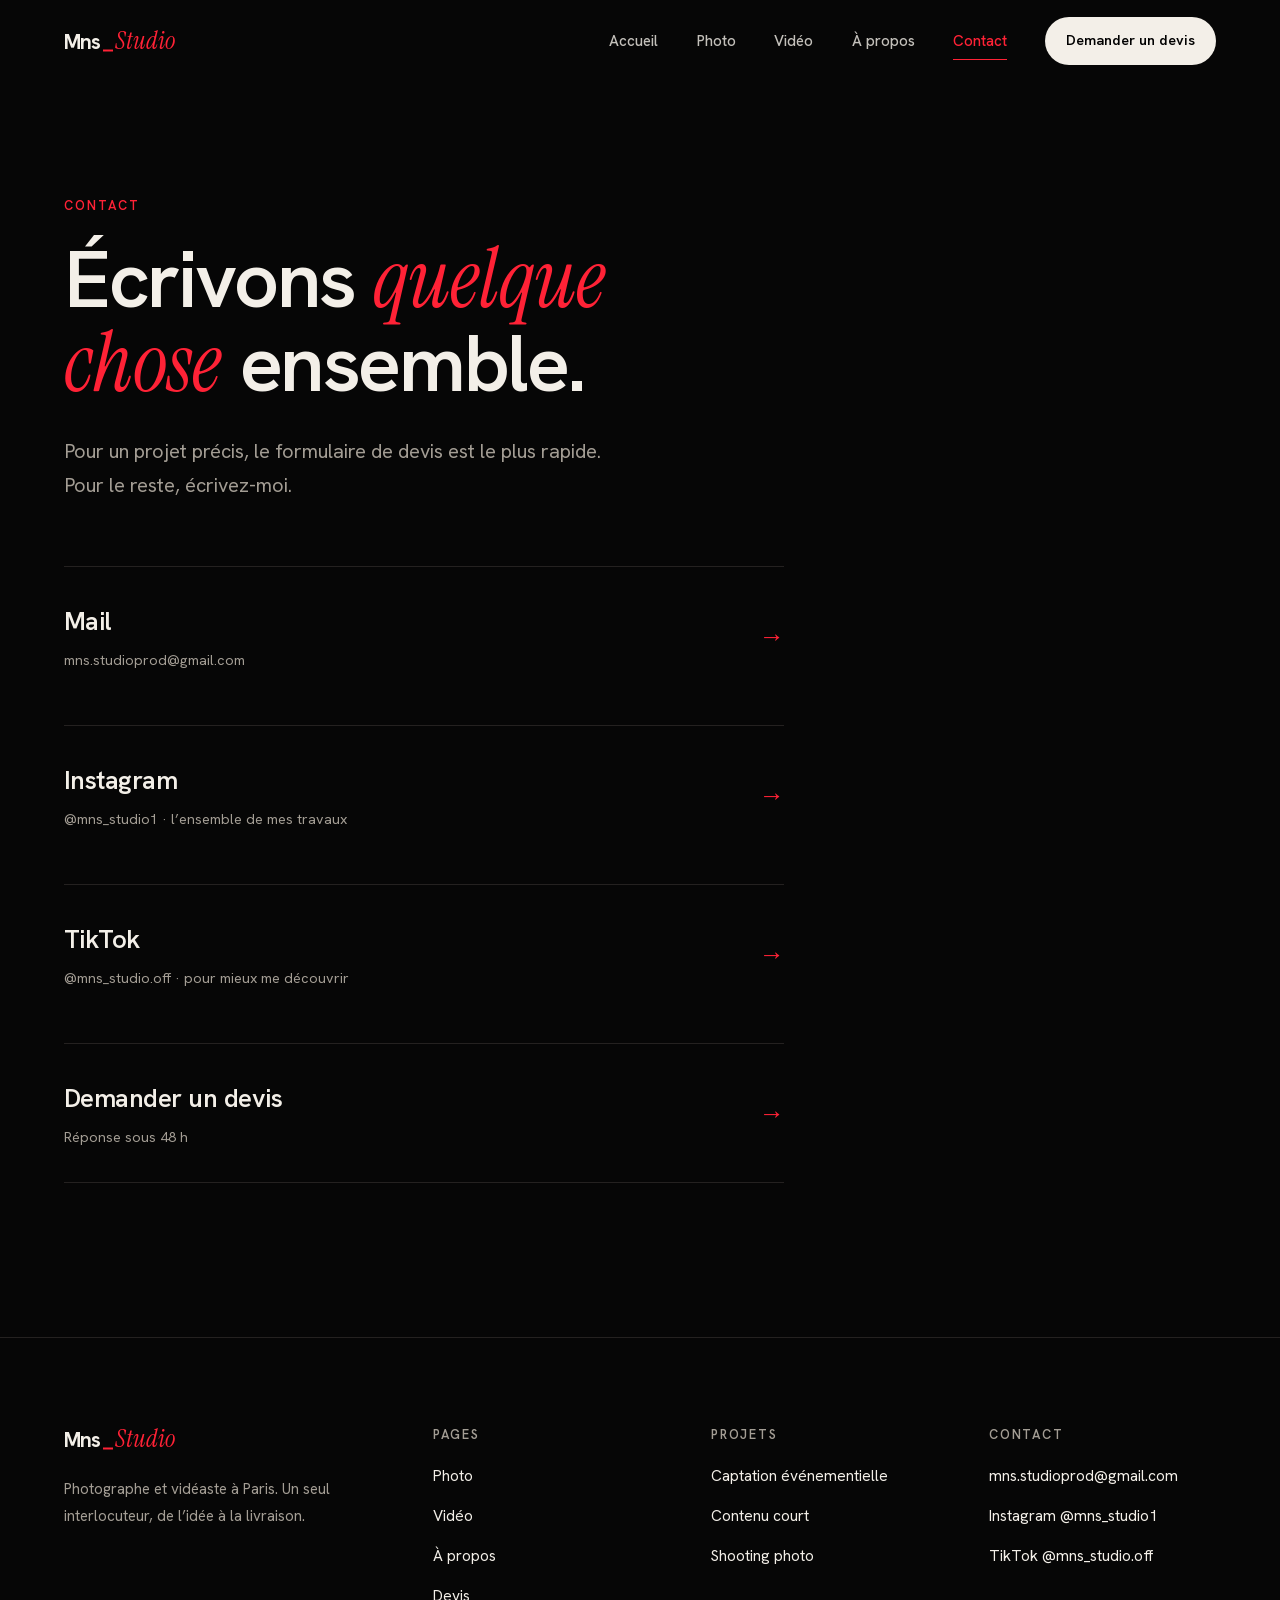
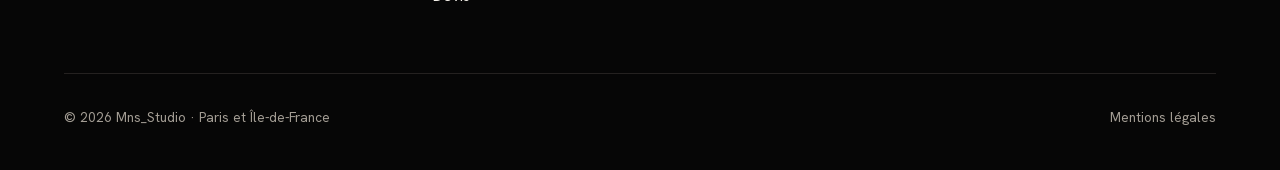
<file: contact.html>
<!DOCTYPE html>
<html lang="fr">
<head>
<meta charset="utf-8">
<meta name="viewport" content="width=device-width, initial-scale=1">
<title>Contact | Mns_Studio</title>
<meta name="description" content="Contactez Mns_Studio, photographe et vidéaste à Paris : mail, Instagram, TikTok ou demande de devis.">
<meta property="og:title" content="Contact | Mns_Studio"><meta property="og:description" content="Contactez Mns_Studio, photographe et vidéaste à Paris : mail, Instagram, TikTok ou demande de devis."><meta property="og:type" content="website"><meta property="og:image" content="https://mns-studio.fr/img/photographe-paris-shooting-editorial-graffiti-street-06.jpg"><meta property="og:url" content="https://mns-studio.fr/contact.html"><meta property="og:locale" content="fr_FR"><meta name="twitter:card" content="summary_large_image">
<link rel="canonical" href="https://mns-studio.fr/contact.html">
<meta name="theme-color" content="#060606">
<script>document.documentElement.classList.add("js");if(!matchMedia("(prefers-reduced-motion:reduce)").matches)document.documentElement.classList.add("entering")</script>
<link rel="stylesheet" href="style.css">
<script type="application/ld+json">{"@context": "https://schema.org", "@type": "ProfessionalService", "name": "Mns_Studio", "description": "Photographe et vidéaste à Paris : photo de mode, portrait, captation de défilé, captation d'événement, reels.", "areaServed": "Île-de-France", "email": "mns.studioprod@gmail.com", "sameAs": ["https://www.instagram.com/mns_studio1", "https://www.tiktok.com/@mns_studio.off"], "founder": {"@type": "Person", "name": "Sacha Minassian"}}</script>
<link rel="icon" href="/favicon.ico" sizes="48x48"><link rel="icon" href="/icon-192.png" type="image/png" sizes="192x192"><link rel="icon" href="/favicon.svg" type="image/svg+xml"><link rel="apple-touch-icon" href="/apple-touch-icon.png"><link rel="manifest" href="/site.webmanifest"><link rel="preload" href="fonts/hanken-grotesk-var.woff" as="font" type="font/woff" crossorigin></head>
<body>
<div class="curtain" aria-hidden="true"><span class="logo"><b>Mns</b><i></i><em>Studio</em></span></div><div class="pgbar" aria-hidden="true"></div>
<a class="hp" href="#main">Aller au contenu</a>
<header class="hd"><div class="w"><a class="logo" href="index.html" aria-label="Mns_Studio, accueil"><b>Mns</b><i></i><em>Studio</em></a><button class="bg" aria-label="Menu" aria-expanded="false"><span></span></button><nav class="nv" aria-label="Navigation"><a href="index.html">Accueil</a><a href="photo.html">Photo</a><a href="video.html">Vidéo</a><a href="a-propos.html">À propos</a><a href="contact.html" aria-current="page">Contact</a><a class="pill" href="devis.html">Demander un devis</a></nav></div></header>
<main id="main">
<section class="ph"><div class="w"><span class="eyebrow">Contact</span><h1>Écrivons <em>quelque chose</em> ensemble.</h1><p class="lead">Pour un projet précis, le formulaire de devis est le plus rapide. Pour le reste, écrivez-moi.</p></div></section>
<section style="padding-bottom:var(--sec)"><div class="w"><div class="ct">
<a href="mailto:mns.studioprod@gmail.com"><div>Mail<small>mns.studioprod@gmail.com</small></div><span>→</span></a>
<a href="https://www.instagram.com/mns_studio1" target="_blank" rel="noopener"><div>Instagram<small>@mns_studio1 · l’ensemble de mes travaux</small></div><span>→</span></a>
<a href="https://www.tiktok.com/@mns_studio.off" target="_blank" rel="noopener"><div>TikTok<small>@mns_studio.off · pour mieux me découvrir</small></div><span>→</span></a>
<a href="devis.html"><div>Demander un devis<small>Réponse sous 48 h</small></div><span>→</span></a></div></div></section>
</main>
<footer class="ft"><div class="w"><div class="cols">
<div><a class="logo" href="index.html" aria-label="Mns_Studio, accueil"><b>Mns</b><i></i><em>Studio</em></a><p>Photographe et vidéaste à Paris. Un seul interlocuteur, de l’idée à la livraison.</p></div>
<div><h4>Pages</h4><ul><li><a href="photo.html">Photo</a></li><li><a href="video.html">Vidéo</a></li><li><a href="a-propos.html">À propos</a></li><li><a href="devis.html">Devis</a></li></ul></div>
<div><h4>Projets</h4><ul><li><a href="devis.html#event">Captation événementielle</a></li><li><a href="devis.html#reel">Contenu court</a></li><li><a href="devis.html#photo">Shooting photo</a></li></ul></div>
<div><h4>Contact</h4><ul><li><a href="mailto:mns.studioprod@gmail.com">mns.studioprod@gmail.com</a></li><li><a href="https://www.instagram.com/mns_studio1" target="_blank" rel="noopener">Instagram @mns_studio1</a></li><li><a href="https://www.tiktok.com/@mns_studio.off" target="_blank" rel="noopener">TikTok @mns_studio.off</a></li></ul></div>
</div><div class="bot"><span>© 2026 Mns_Studio · Paris et Île-de-France</span><a href="mentions-legales.html">Mentions légales</a></div></div></footer>
<script src="app.js"></script>
</body>
</html>
</file>
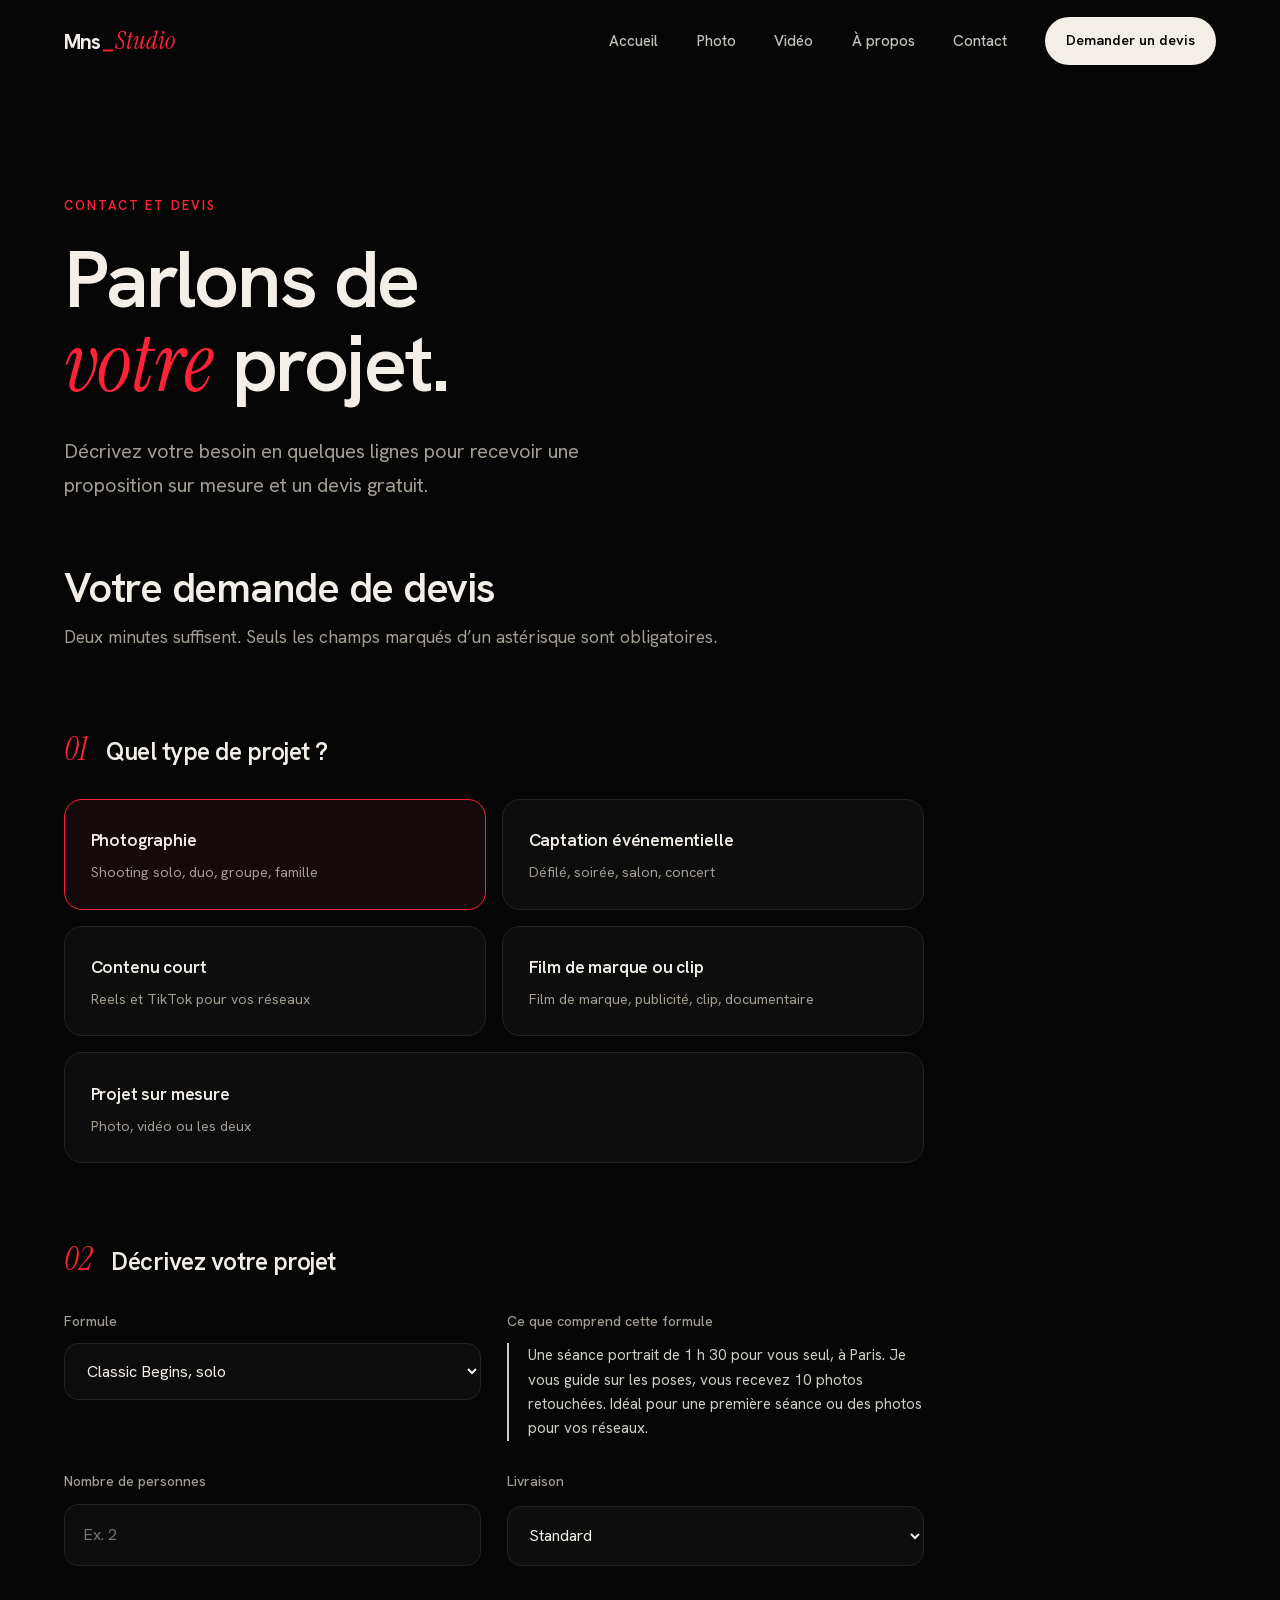
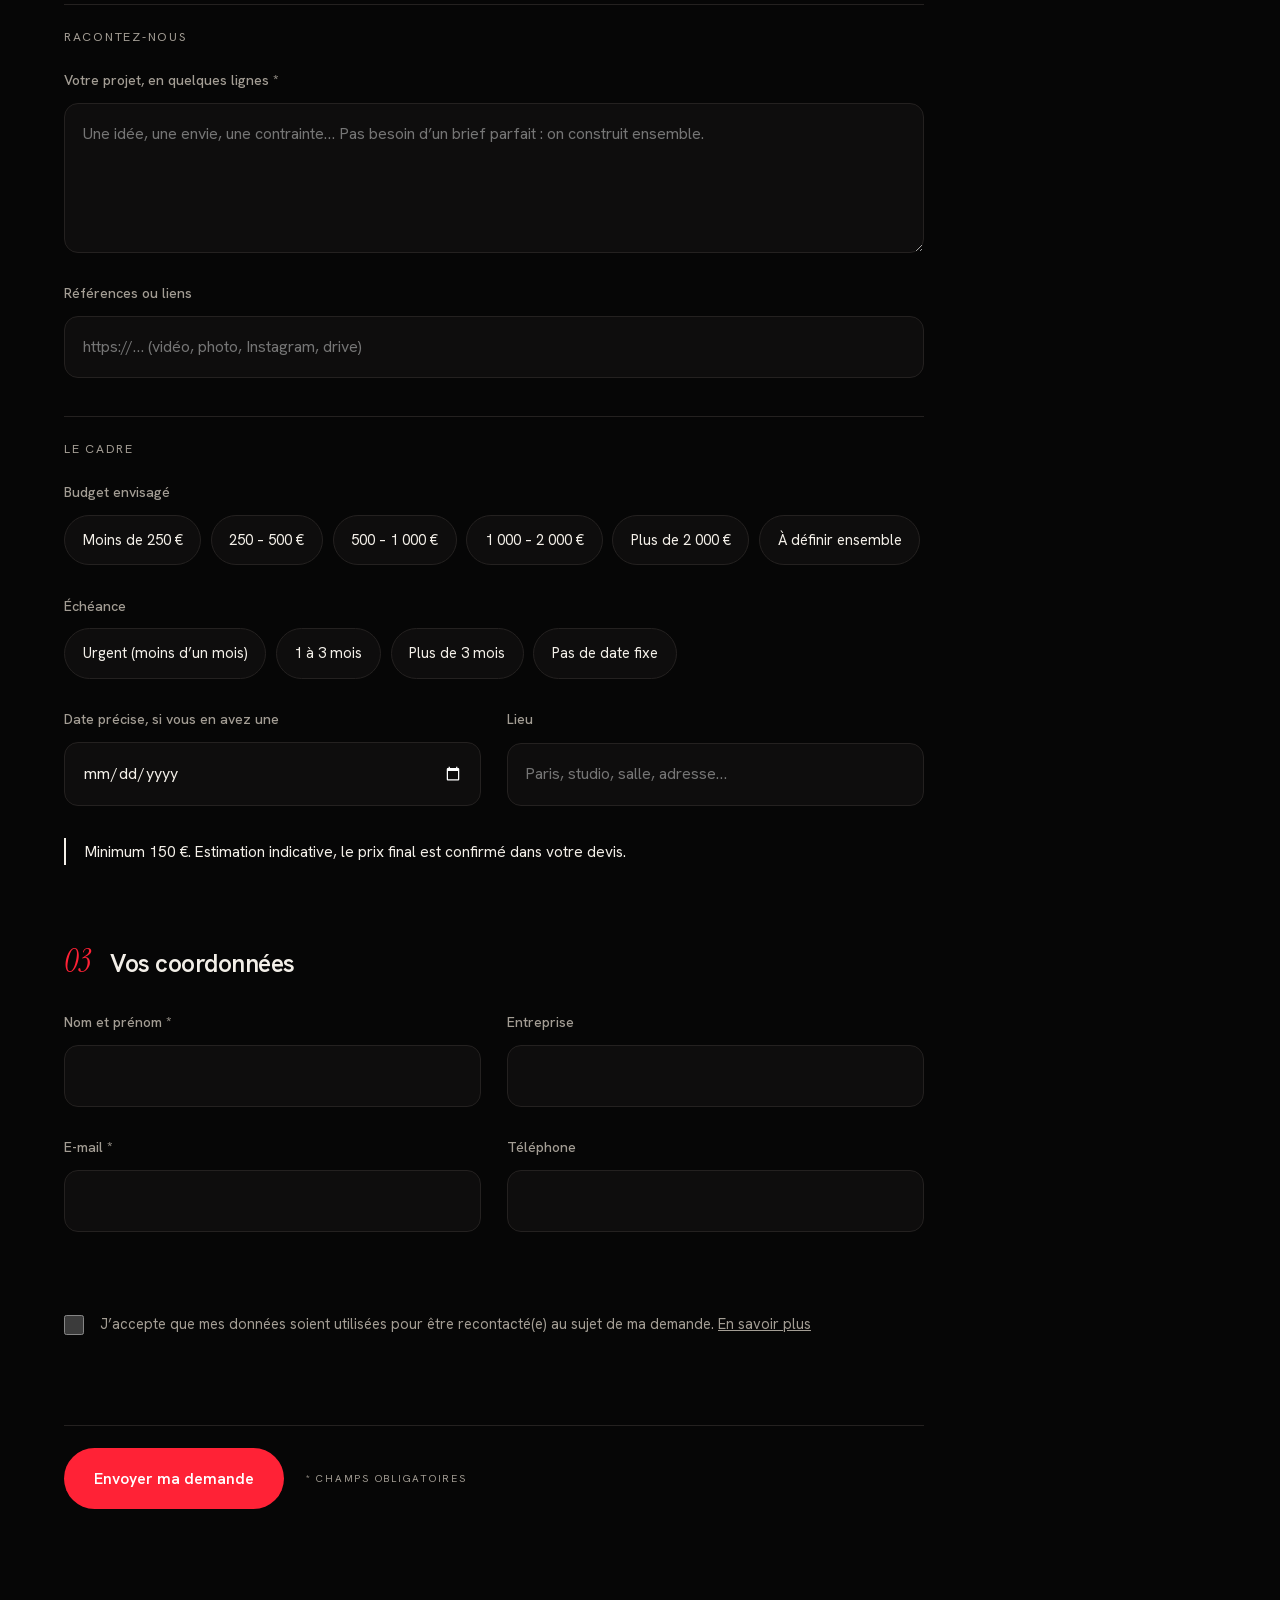
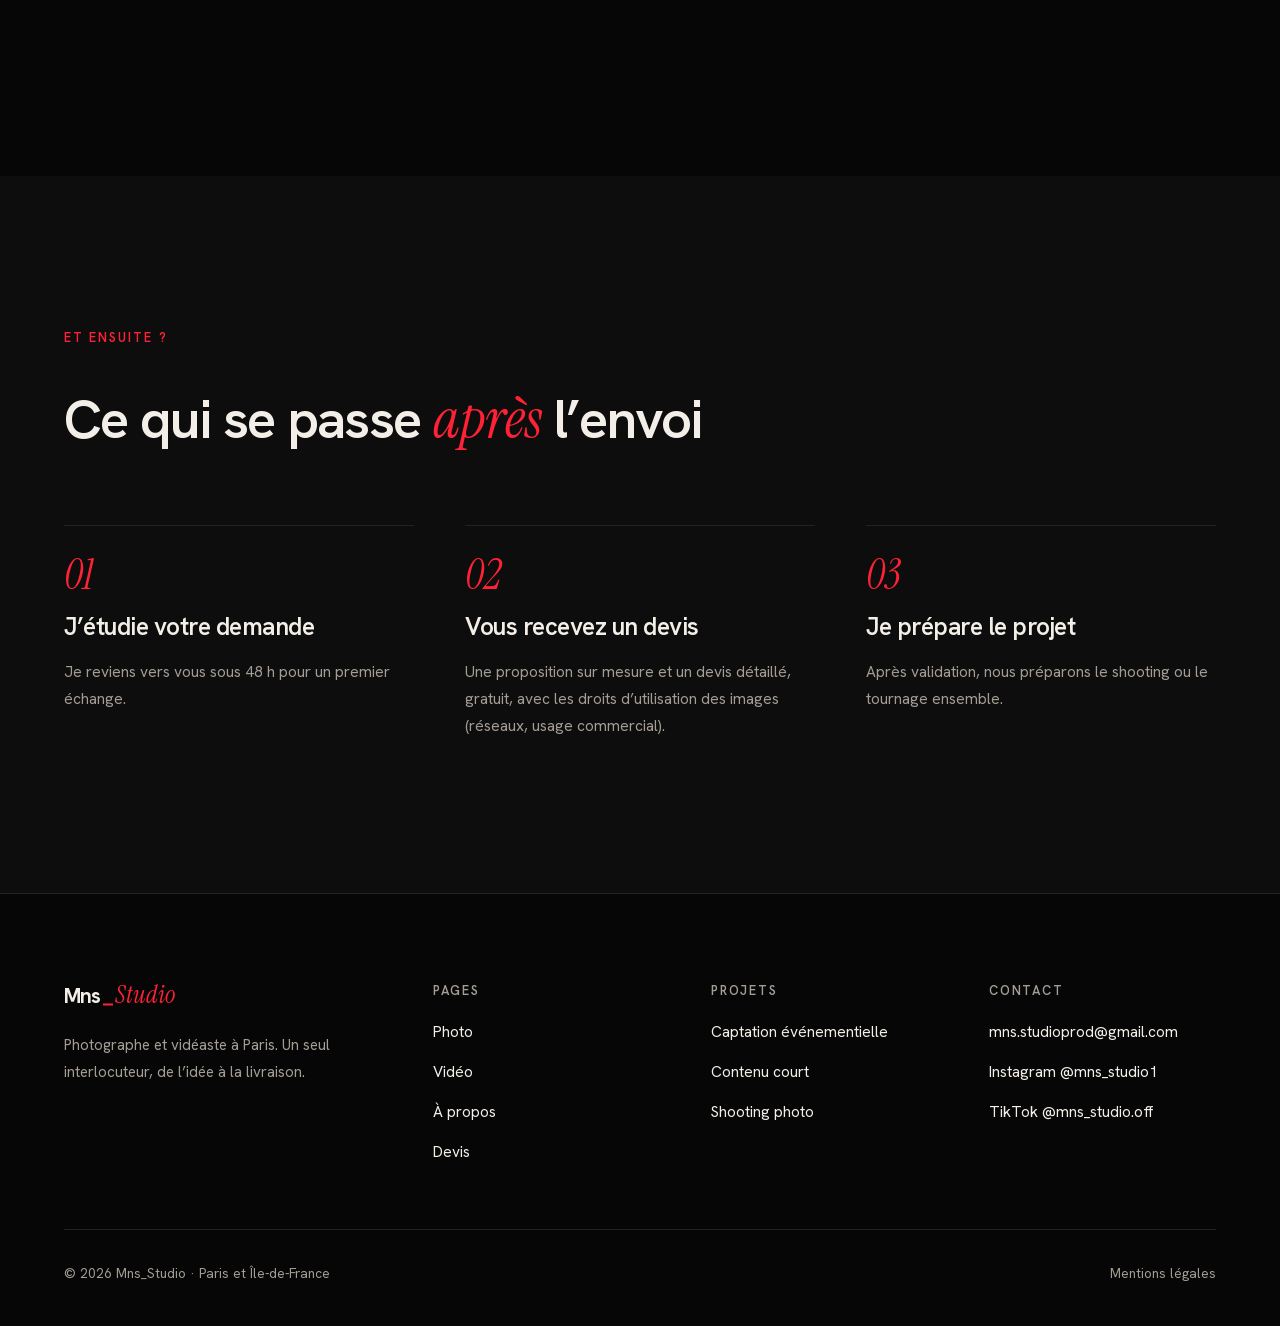
<file: devis.html>
<!DOCTYPE html>
<html lang="fr">
<head>
<meta charset="utf-8">
<meta name="viewport" content="width=device-width, initial-scale=1">
<title>Demander un devis photo ou vidéo | Mns_Studio</title>
<meta name="description" content="Demandez un devis pour un shooting photo, une captation événementielle ou un contenu court. Réponse sous 48 h.">
<meta property="og:title" content="Demander un devis photo ou vidéo | Mns_Studio"><meta property="og:description" content="Demandez un devis pour un shooting photo, une captation événementielle ou un contenu court. Réponse sous 48 h."><meta property="og:type" content="website"><meta property="og:image" content="https://mns-studio.fr/img/photographe-paris-shooting-editorial-graffiti-street-06.jpg"><meta property="og:url" content="https://mns-studio.fr/devis.html"><meta property="og:locale" content="fr_FR"><meta name="twitter:card" content="summary_large_image">
<link rel="canonical" href="https://mns-studio.fr/devis.html">
<meta name="theme-color" content="#060606">
<script>document.documentElement.classList.add("js");if(!matchMedia("(prefers-reduced-motion:reduce)").matches)document.documentElement.classList.add("entering")</script>
<link rel="stylesheet" href="style.css">
<script type="application/ld+json">{"@context": "https://schema.org", "@type": "ProfessionalService", "name": "Mns_Studio", "description": "Photographe et vidéaste à Paris : photo de mode, portrait, captation de défilé, captation d'événement, reels.", "areaServed": "Île-de-France", "email": "mns.studioprod@gmail.com", "sameAs": ["https://www.instagram.com/mns_studio1", "https://www.tiktok.com/@mns_studio.off"], "founder": {"@type": "Person", "name": "Sacha Minassian"}}</script>
<link rel="icon" href="/favicon.ico" sizes="48x48"><link rel="icon" href="/icon-192.png" type="image/png" sizes="192x192"><link rel="icon" href="/favicon.svg" type="image/svg+xml"><link rel="apple-touch-icon" href="/apple-touch-icon.png"><link rel="manifest" href="/site.webmanifest"><link rel="preload" href="fonts/hanken-grotesk-var.woff" as="font" type="font/woff" crossorigin></head>
<body>
<div class="curtain" aria-hidden="true"><span class="logo"><b>Mns</b><i></i><em>Studio</em></span></div><div class="pgbar" aria-hidden="true"></div>
<a class="hp" href="#main">Aller au contenu</a>
<header class="hd"><div class="w"><a class="logo" href="index.html" aria-label="Mns_Studio, accueil"><b>Mns</b><i></i><em>Studio</em></a><button class="bg" aria-label="Menu" aria-expanded="false"><span></span></button><nav class="nv" aria-label="Navigation"><a href="index.html">Accueil</a><a href="photo.html">Photo</a><a href="video.html">Vidéo</a><a href="a-propos.html">À propos</a><a href="contact.html">Contact</a><a class="pill" href="devis.html">Demander un devis</a></nav></div></header>
<main id="main">
<section class="ph"><div class="w"><span class="eyebrow">Contact et devis</span><h1>Parlons de <em>votre</em> projet.</h1><p class="lead">Décrivez votre besoin en quelques lignes pour recevoir une proposition sur mesure et un devis gratuit.</p></div></section>
<section style="padding-bottom:var(--sec)"><div class="w"><form id="dform" class="df" novalidate>
<div class="fh"><h2>Votre demande de devis</h2><p>Deux minutes suffisent. Seuls les champs marqués d’un astérisque sont obligatoires.</p></div>
<div class="stp"><div class="sh"><span>01</span><h3>Quel type de projet ?</h3></div><div class="types" id="types"></div></div>
<div class="stp"><div class="sh"><span>02</span><h3>Décrivez votre projet</h3></div><div class="fields" id="fields"></div><p class="est" id="estn" hidden></p></div>
<div class="stp"><div class="sh"><span>03</span><h3>Vos coordonnées</h3></div><div class="fields">
<div class="fld"><label for="fn">Nom et prénom *</label><input id="fn" required autocomplete="name"></div>
<div class="fld"><label for="fo">Entreprise</label><input id="fo" autocomplete="organization"></div>
<div class="fld"><label for="fm">E-mail *</label><input id="fm" type="email" required autocomplete="email"></div>
<div class="fld"><label for="ft">Téléphone</label><input id="ft" type="tel" autocomplete="tel"></div></div></div>
<input class="hp" id="hp" tabindex="-1" autocomplete="off" aria-hidden="true">
<label class="chk"><input type="checkbox" id="fc"><span>J’accepte que mes données soient utilisées pour être recontacté(e) au sujet de ma demande. <a href="mentions-legales.html">En savoir plus</a></span></label>
<div class="sub"><button class="btn r" type="submit">Envoyer ma demande</button><small>* Champs obligatoires</small></div>
<p class="ok" id="ok" role="status"></p></form></div></section>
<section class="sec" style="background:var(--bg2)"><div class="w"><div class="head rv"><span class="eyebrow">Et ensuite ?</span><h2>Ce qui se passe <em>après</em> l’envoi</h2></div>
<div class="steps" style="grid-template-columns:repeat(3,1fr)"><div class="st rv"><span class="n">01</span><h3>J’étudie votre demande</h3><p>Je reviens vers vous sous 48 h pour un premier échange.</p></div><div class="st rv"><span class="n">02</span><h3>Vous recevez un devis</h3><p>Une proposition sur mesure et un devis détaillé, gratuit, avec les droits d’utilisation des images (réseaux, usage commercial).</p></div><div class="st rv"><span class="n">03</span><h3>Je prépare le projet</h3><p>Après validation, nous préparons le shooting ou le tournage ensemble.</p></div></div></div></section>
</main>
<footer class="ft"><div class="w"><div class="cols">
<div><a class="logo" href="index.html" aria-label="Mns_Studio, accueil"><b>Mns</b><i></i><em>Studio</em></a><p>Photographe et vidéaste à Paris. Un seul interlocuteur, de l’idée à la livraison.</p></div>
<div><h4>Pages</h4><ul><li><a href="photo.html">Photo</a></li><li><a href="video.html">Vidéo</a></li><li><a href="a-propos.html">À propos</a></li><li><a href="devis.html">Devis</a></li></ul></div>
<div><h4>Projets</h4><ul><li><a href="devis.html#event">Captation événementielle</a></li><li><a href="devis.html#reel">Contenu court</a></li><li><a href="devis.html#photo">Shooting photo</a></li></ul></div>
<div><h4>Contact</h4><ul><li><a href="mailto:mns.studioprod@gmail.com">mns.studioprod@gmail.com</a></li><li><a href="https://www.instagram.com/mns_studio1" target="_blank" rel="noopener">Instagram @mns_studio1</a></li><li><a href="https://www.tiktok.com/@mns_studio.off" target="_blank" rel="noopener">TikTok @mns_studio.off</a></li></ul></div>
</div><div class="bot"><span>© 2026 Mns_Studio · Paris et Île-de-France</span><a href="mentions-legales.html">Mentions légales</a></div></div></footer>
<script src="app.js"></script>
</body>
</html>
</file>
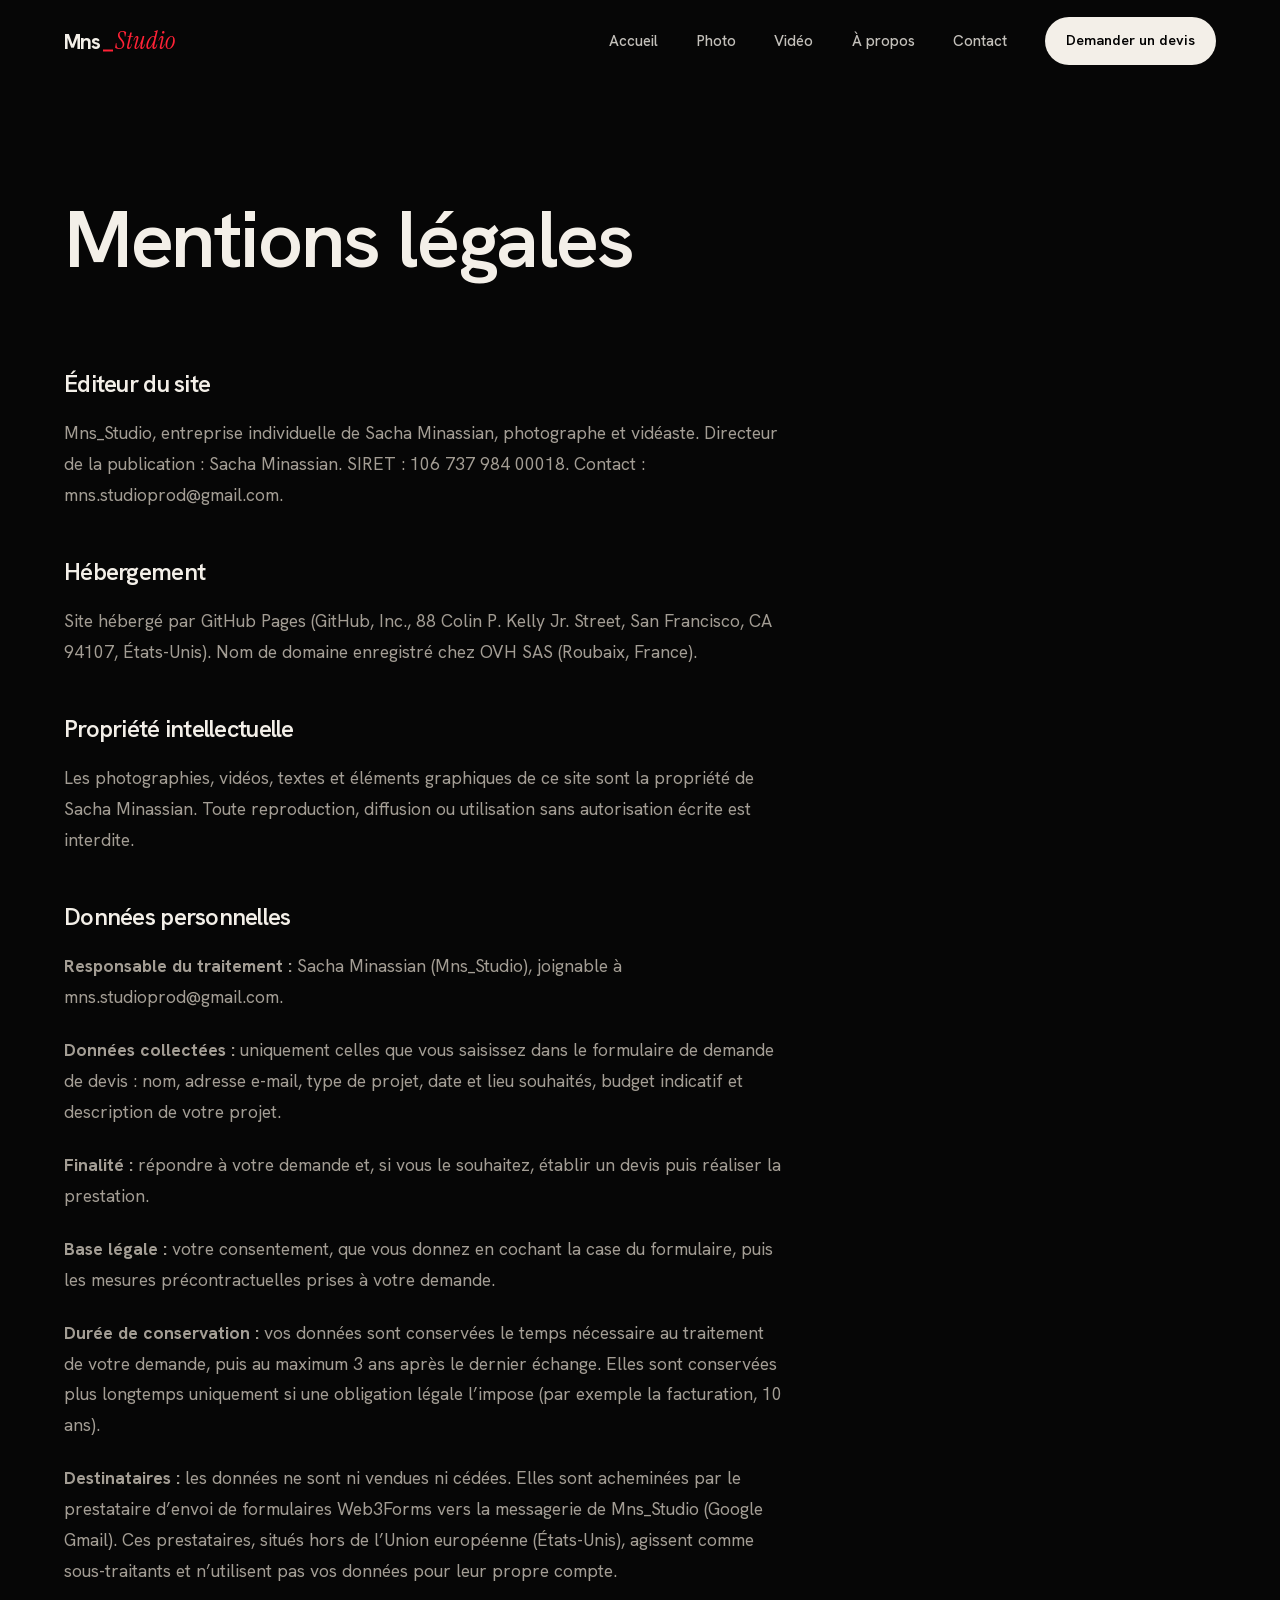
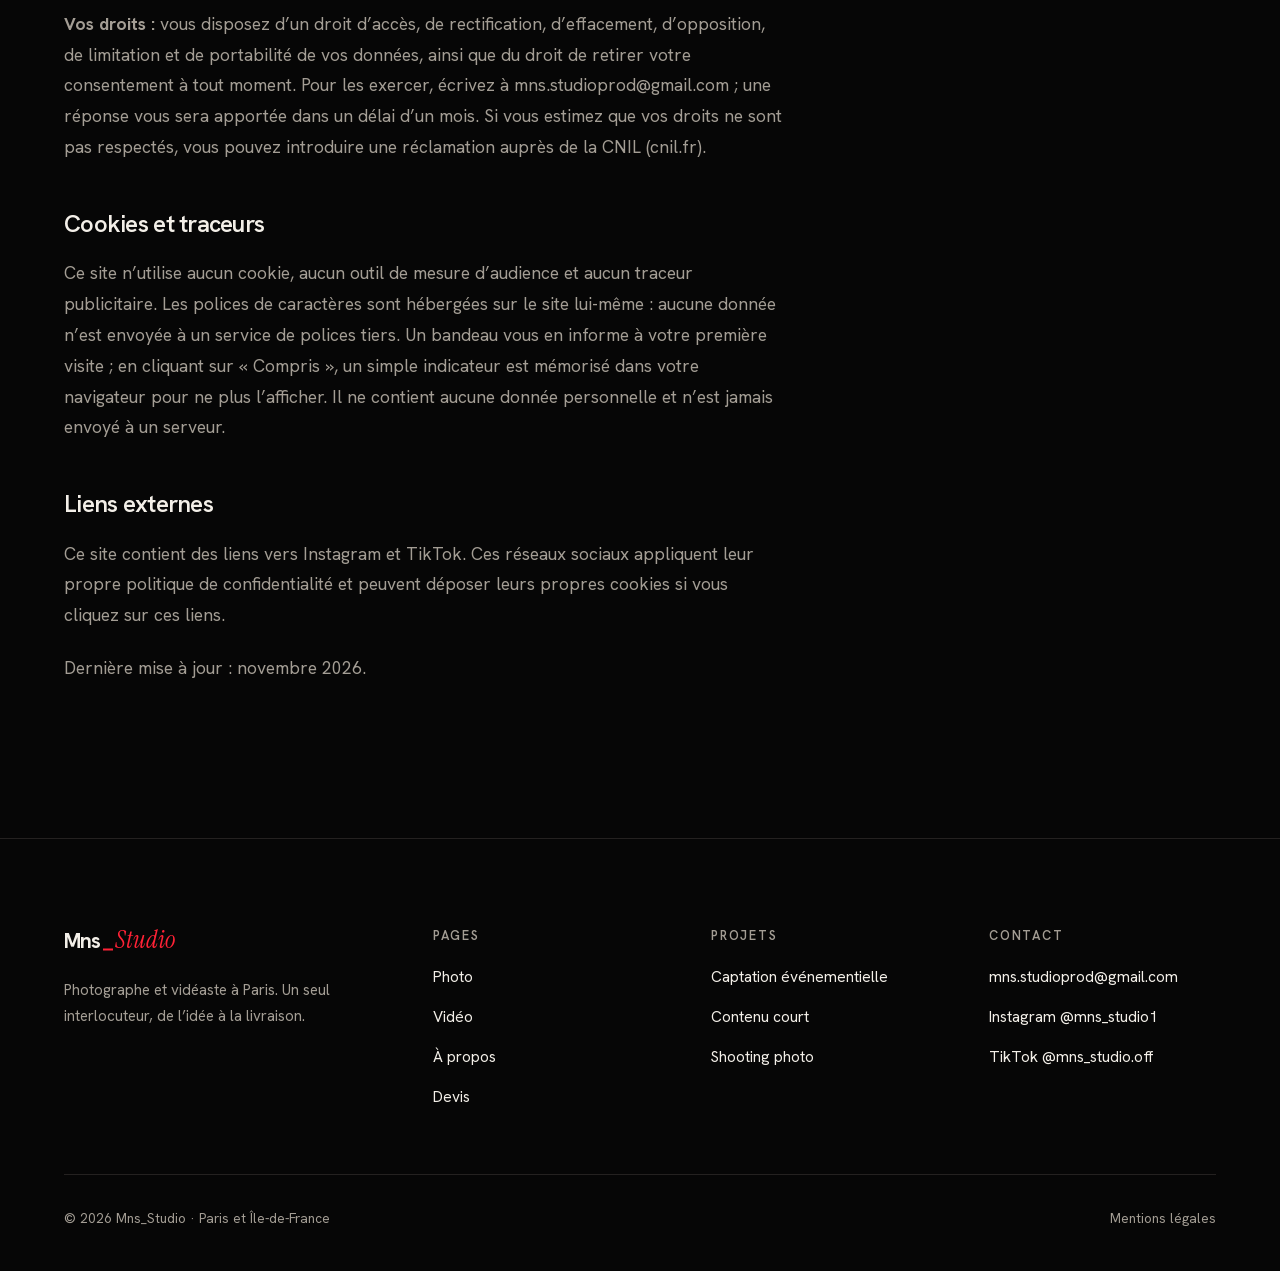
<file: mentions-legales.html>
<!DOCTYPE html>
<html lang="fr">
<head>
<meta charset="utf-8">
<meta name="viewport" content="width=device-width, initial-scale=1">
<title>Mentions légales | Mns_Studio</title>
<meta name="description" content="Mentions légales du site Mns_Studio.">
<meta property="og:title" content="Mentions légales | Mns_Studio"><meta property="og:description" content="Mentions légales du site Mns_Studio."><meta property="og:type" content="website"><meta property="og:image" content="https://mns-studio.fr/img/photographe-paris-shooting-editorial-graffiti-street-06.jpg"><meta property="og:url" content="https://mns-studio.fr/mentions-legales.html"><meta property="og:locale" content="fr_FR"><meta name="twitter:card" content="summary_large_image">
<link rel="canonical" href="https://mns-studio.fr/mentions-legales.html">
<meta name="theme-color" content="#060606">
<script>document.documentElement.classList.add("js");if(!matchMedia("(prefers-reduced-motion:reduce)").matches)document.documentElement.classList.add("entering")</script>
<link rel="stylesheet" href="style.css">
<script type="application/ld+json">{"@context": "https://schema.org", "@type": "ProfessionalService", "name": "Mns_Studio", "description": "Photographe et vidéaste à Paris : photo de mode, portrait, captation de défilé, captation d'événement, reels.", "areaServed": "Île-de-France", "email": "mns.studioprod@gmail.com", "sameAs": ["https://www.instagram.com/mns_studio1", "https://www.tiktok.com/@mns_studio.off"], "founder": {"@type": "Person", "name": "Sacha Minassian"}}</script>
<link rel="icon" href="/favicon.ico" sizes="48x48"><link rel="icon" href="/icon-192.png" type="image/png" sizes="192x192"><link rel="icon" href="/favicon.svg" type="image/svg+xml"><link rel="apple-touch-icon" href="/apple-touch-icon.png"><link rel="manifest" href="/site.webmanifest"><link rel="preload" href="fonts/hanken-grotesk-var.woff" as="font" type="font/woff" crossorigin></head>
<body>
<div class="curtain" aria-hidden="true"><span class="logo"><b>Mns</b><i></i><em>Studio</em></span></div><div class="pgbar" aria-hidden="true"></div>
<a class="hp" href="#main">Aller au contenu</a>
<header class="hd"><div class="w"><a class="logo" href="index.html" aria-label="Mns_Studio, accueil"><b>Mns</b><i></i><em>Studio</em></a><button class="bg" aria-label="Menu" aria-expanded="false"><span></span></button><nav class="nv" aria-label="Navigation"><a href="index.html">Accueil</a><a href="photo.html">Photo</a><a href="video.html">Vidéo</a><a href="a-propos.html">À propos</a><a href="contact.html">Contact</a><a class="pill" href="devis.html">Demander un devis</a></nav></div></header>
<main id="main">
<section class="ph"><div class="w"><h1>Mentions légales</h1></div></section>
<section style="padding-bottom:var(--sec)"><div class="w"><div class="legal">
<h2>Éditeur du site</h2><p>Mns_Studio, entreprise individuelle de Sacha Minassian, photographe et vidéaste. Directeur de la publication : Sacha Minassian. SIRET : 106 737 984 00018. Contact : <a href="mailto:mns.studioprod@gmail.com">mns.studioprod@gmail.com</a>.</p>
<h2>Hébergement</h2><p>Site hébergé par GitHub Pages (GitHub, Inc., 88 Colin P. Kelly Jr. Street, San Francisco, CA 94107, États-Unis). Nom de domaine enregistré chez OVH SAS (Roubaix, France).</p>
<h2>Propriété intellectuelle</h2><p>Les photographies, vidéos, textes et éléments graphiques de ce site sont la propriété de Sacha Minassian. Toute reproduction, diffusion ou utilisation sans autorisation écrite est interdite.</p>
<h2>Données personnelles</h2>
<p><strong>Responsable du traitement :</strong> Sacha Minassian (Mns_Studio), joignable à <a href="mailto:mns.studioprod@gmail.com">mns.studioprod@gmail.com</a>.</p>
<p><strong>Données collectées :</strong> uniquement celles que vous saisissez dans le formulaire de demande de devis : nom, adresse e-mail, type de projet, date et lieu souhaités, budget indicatif et description de votre projet.</p>
<p><strong>Finalité :</strong> répondre à votre demande et, si vous le souhaitez, établir un devis puis réaliser la prestation.</p>
<p><strong>Base légale :</strong> votre consentement, que vous donnez en cochant la case du formulaire, puis les mesures précontractuelles prises à votre demande.</p>
<p><strong>Durée de conservation :</strong> vos données sont conservées le temps nécessaire au traitement de votre demande, puis au maximum 3 ans après le dernier échange. Elles sont conservées plus longtemps uniquement si une obligation légale l’impose (par exemple la facturation, 10 ans).</p>
<p><strong>Destinataires :</strong> les données ne sont ni vendues ni cédées. Elles sont acheminées par le prestataire d’envoi de formulaires Web3Forms vers la messagerie de Mns_Studio (Google Gmail). Ces prestataires, situés hors de l’Union européenne (États-Unis), agissent comme sous-traitants et n’utilisent pas vos données pour leur propre compte.</p>
<p><strong>Vos droits :</strong> vous disposez d’un droit d’accès, de rectification, d’effacement, d’opposition, de limitation et de portabilité de vos données, ainsi que du droit de retirer votre consentement à tout moment. Pour les exercer, écrivez à <a href="mailto:mns.studioprod@gmail.com">mns.studioprod@gmail.com</a> ; une réponse vous sera apportée dans un délai d’un mois. Si vous estimez que vos droits ne sont pas respectés, vous pouvez introduire une réclamation auprès de la CNIL (<a href="https://www.cnil.fr" rel="noopener">cnil.fr</a>).</p>
<h2 id="cookies">Cookies et traceurs</h2><p>Ce site n’utilise aucun cookie, aucun outil de mesure d’audience et aucun traceur publicitaire. Les polices de caractères sont hébergées sur le site lui-même : aucune donnée n’est envoyée à un service de polices tiers. Un bandeau vous en informe à votre première visite ; en cliquant sur « Compris », un simple indicateur est mémorisé dans votre navigateur pour ne plus l’afficher. Il ne contient aucune donnée personnelle et n’est jamais envoyé à un serveur.</p>
<h2>Liens externes</h2><p>Ce site contient des liens vers Instagram et TikTok. Ces réseaux sociaux appliquent leur propre politique de confidentialité et peuvent déposer leurs propres cookies si vous cliquez sur ces liens.</p>
<p>Dernière mise à jour : novembre 2026.</p>
</div></div></section>
</main>
<footer class="ft"><div class="w"><div class="cols">
<div><a class="logo" href="index.html" aria-label="Mns_Studio, accueil"><b>Mns</b><i></i><em>Studio</em></a><p>Photographe et vidéaste à Paris. Un seul interlocuteur, de l’idée à la livraison.</p></div>
<div><h4>Pages</h4><ul><li><a href="photo.html">Photo</a></li><li><a href="video.html">Vidéo</a></li><li><a href="a-propos.html">À propos</a></li><li><a href="devis.html">Devis</a></li></ul></div>
<div><h4>Projets</h4><ul><li><a href="devis.html#event">Captation événementielle</a></li><li><a href="devis.html#reel">Contenu court</a></li><li><a href="devis.html#photo">Shooting photo</a></li></ul></div>
<div><h4>Contact</h4><ul><li><a href="mailto:mns.studioprod@gmail.com">mns.studioprod@gmail.com</a></li><li><a href="https://www.instagram.com/mns_studio1" target="_blank" rel="noopener">Instagram @mns_studio1</a></li><li><a href="https://www.tiktok.com/@mns_studio.off" target="_blank" rel="noopener">TikTok @mns_studio.off</a></li></ul></div>
</div><div class="bot"><span>© 2026 Mns_Studio · Paris et Île-de-France</span><a href="mentions-legales.html">Mentions légales</a></div></div></footer>
<script src="app.js"></script>
</body>
</html>
</file>
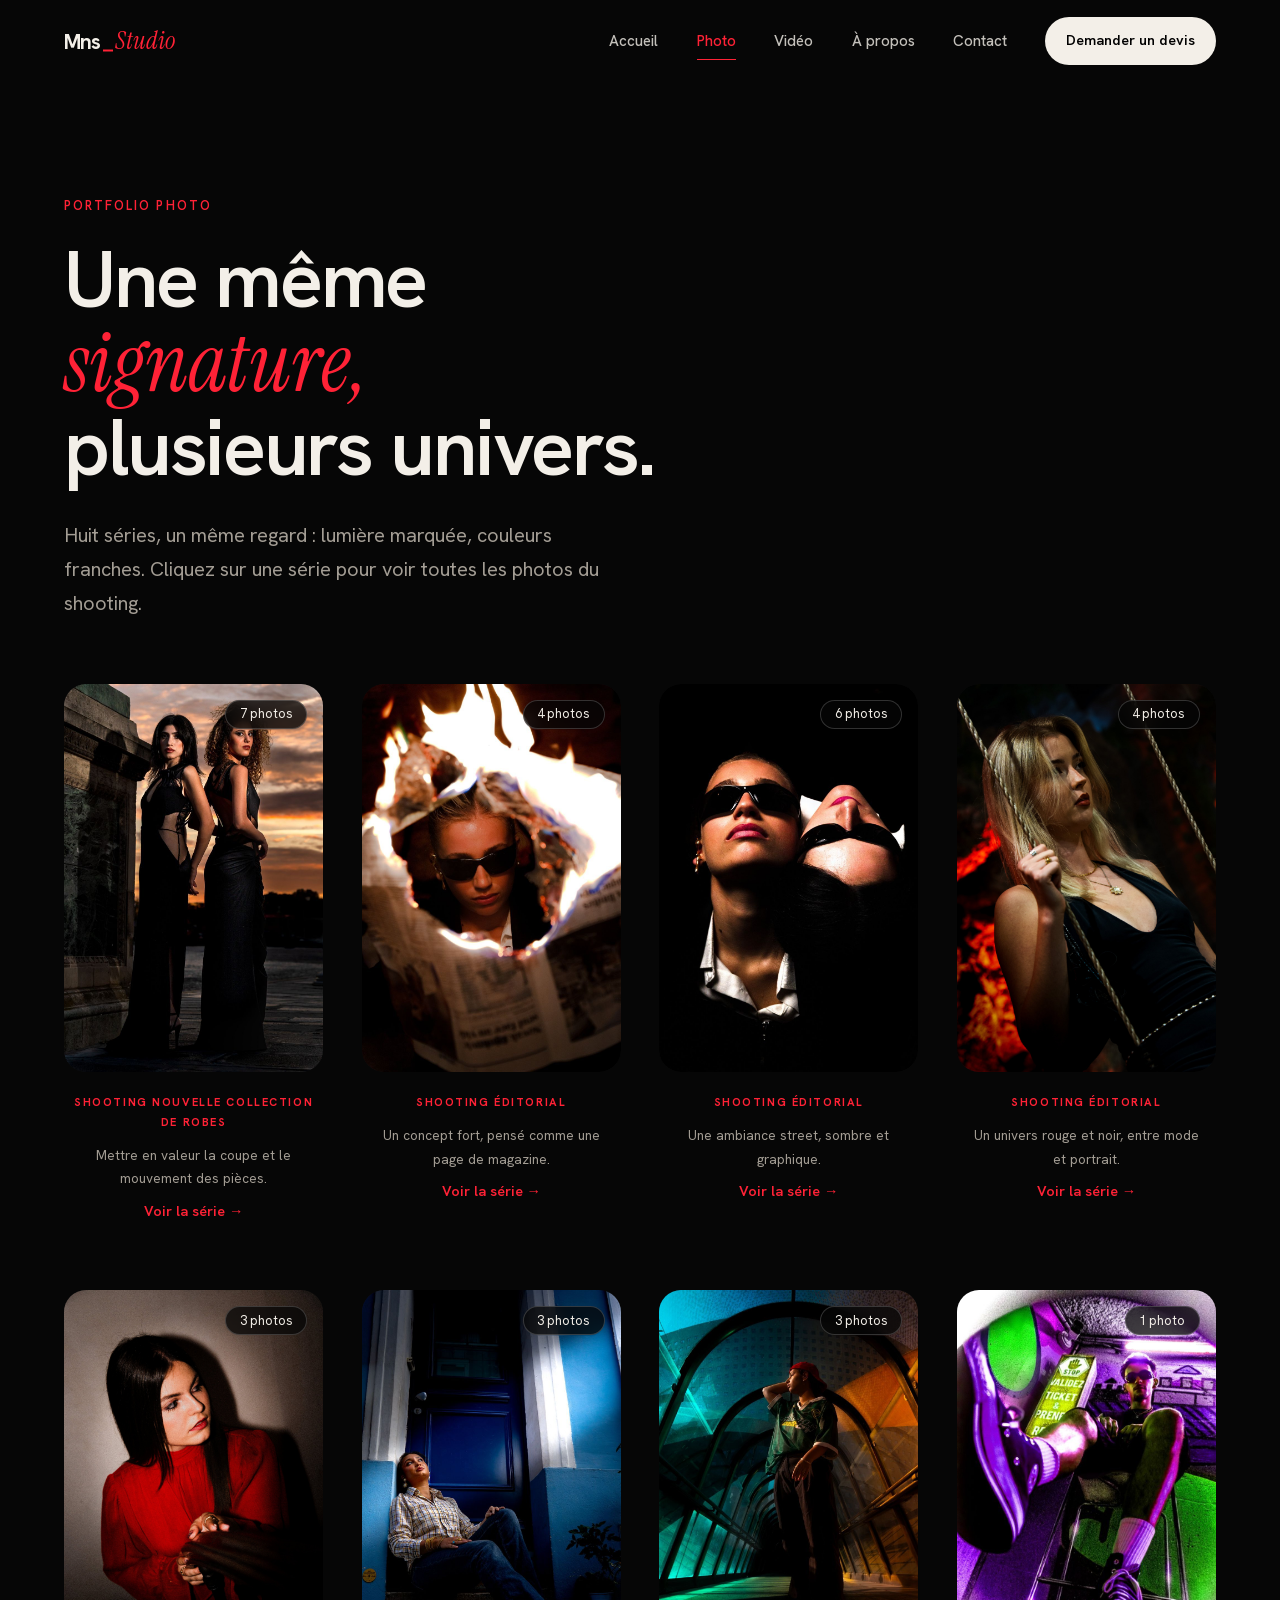
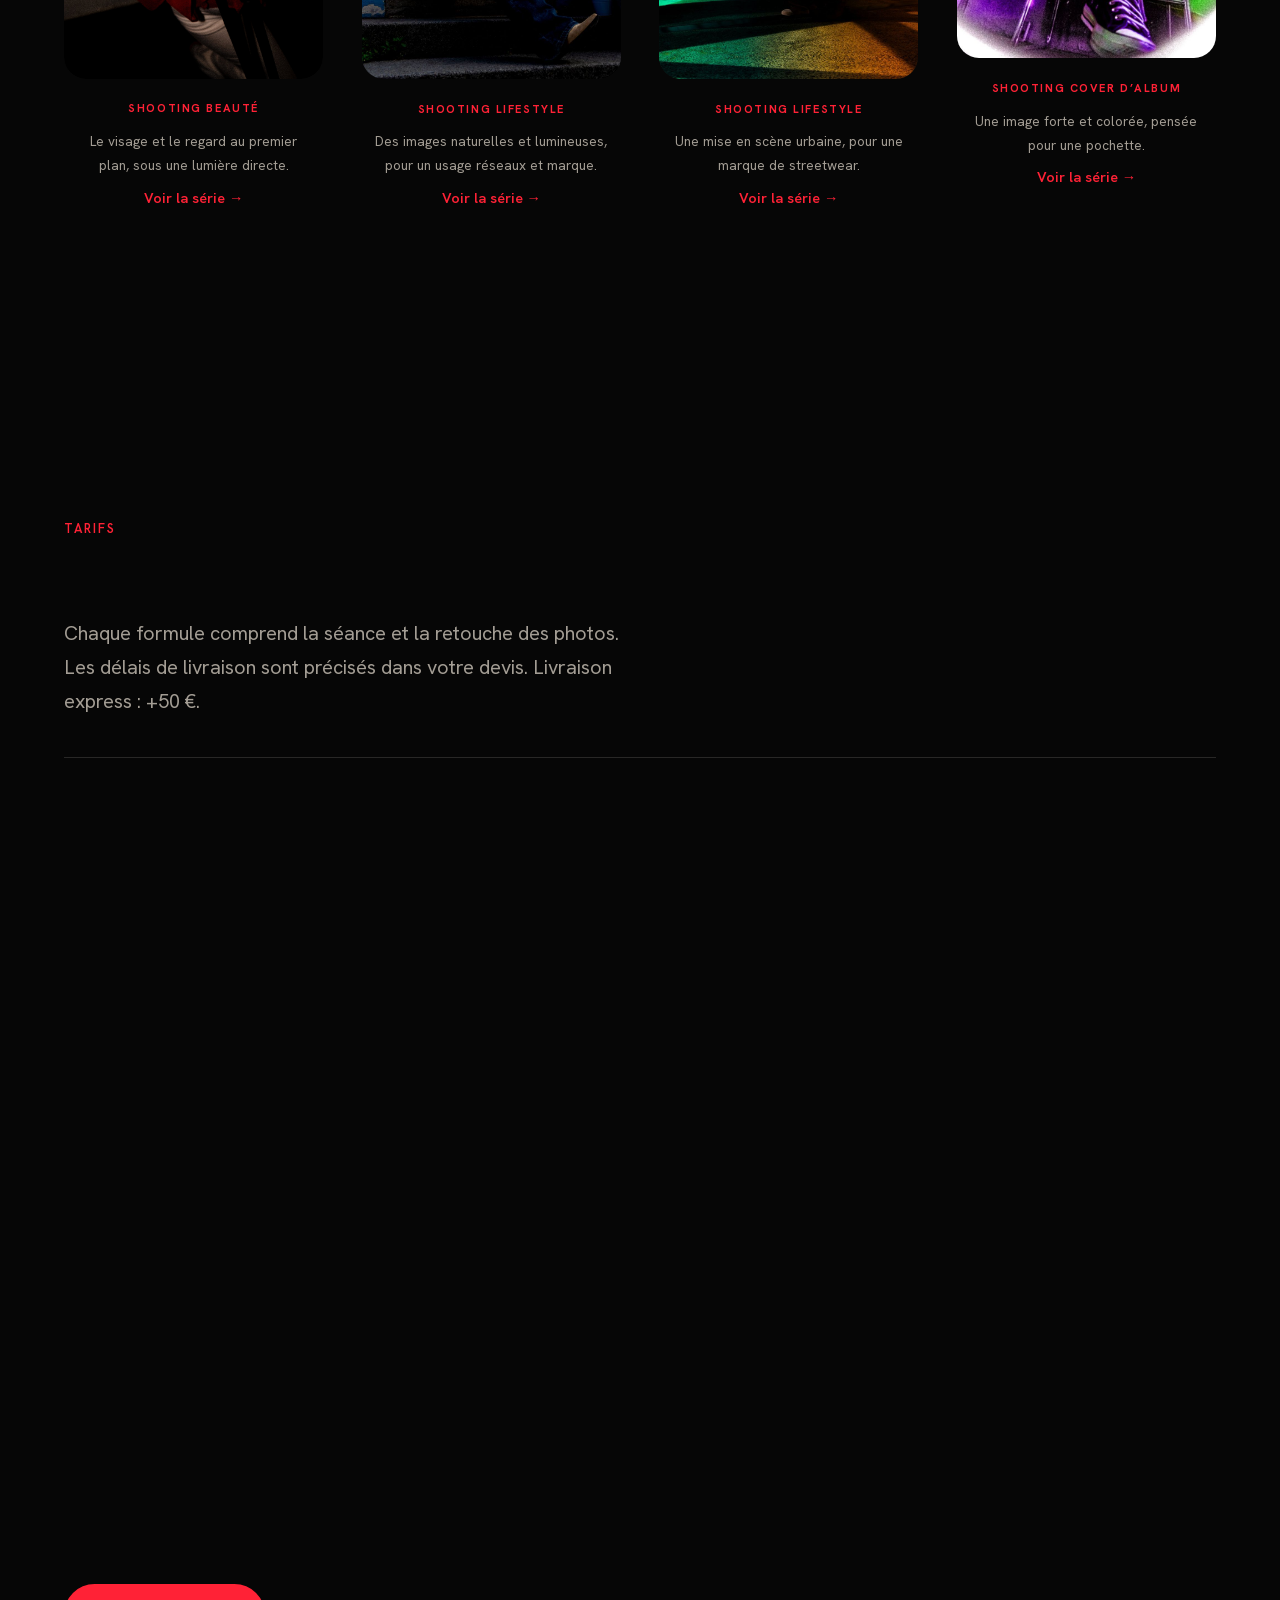
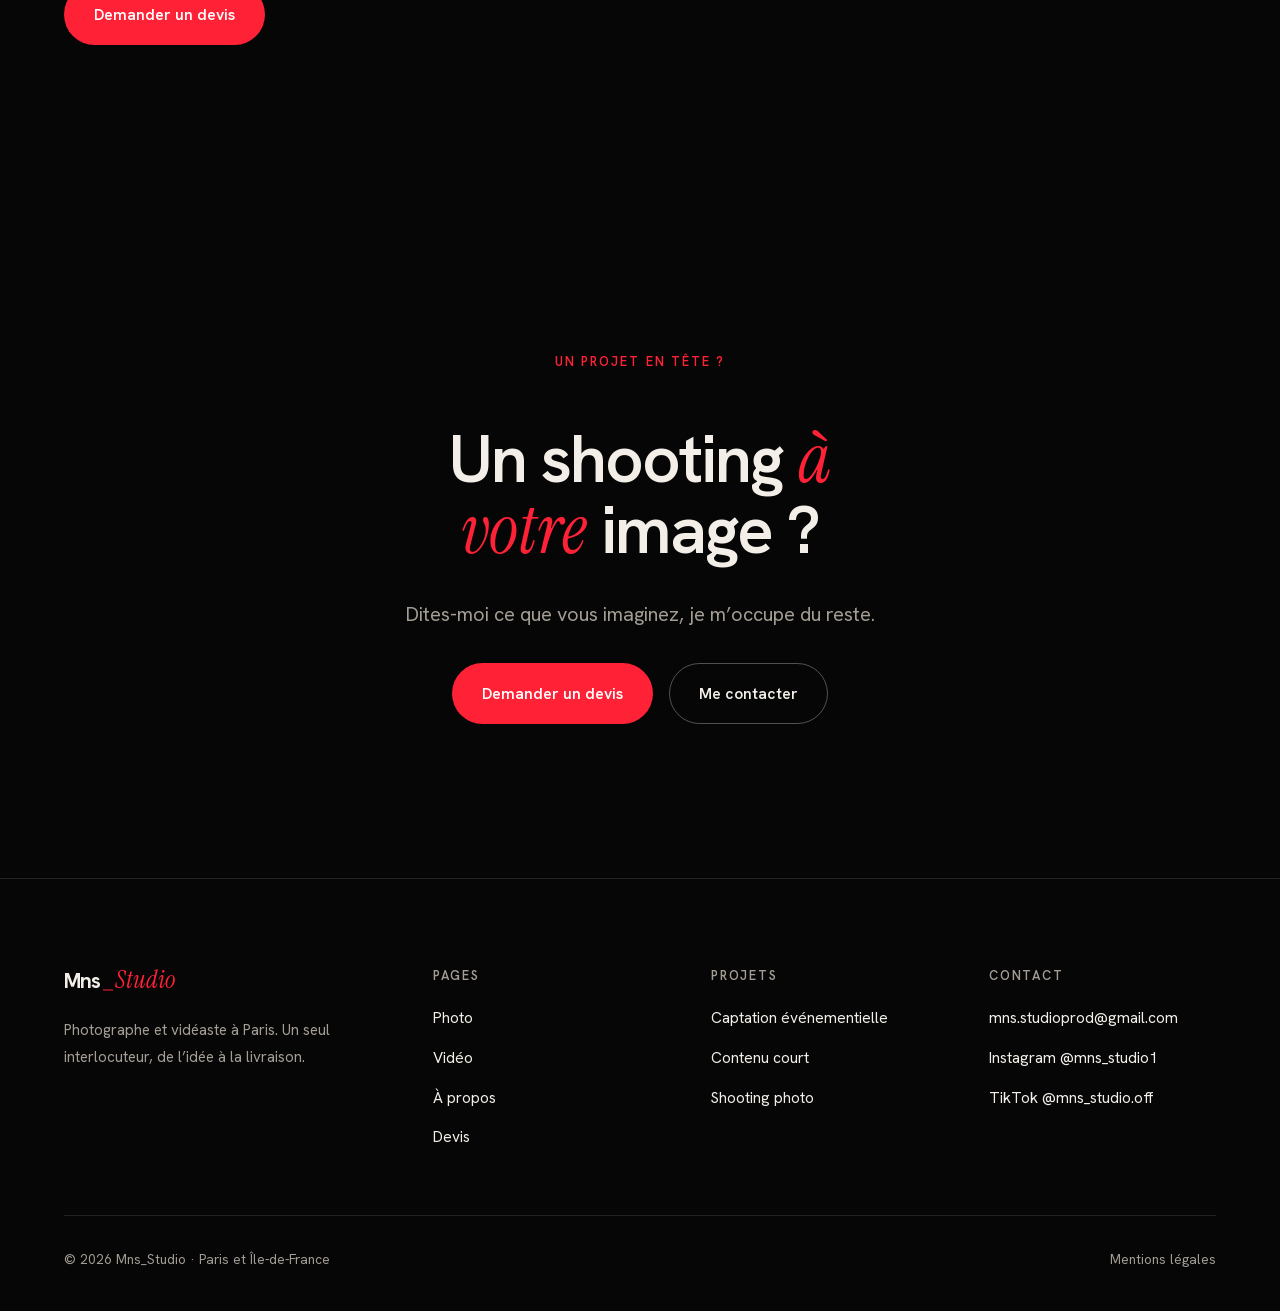
<file: photo.html>
<!DOCTYPE html>
<html lang="fr">
<head>
<meta charset="utf-8">
<meta name="viewport" content="width=device-width, initial-scale=1">
<title>Portfolio photo, mode et portrait à Paris | Mns_Studio</title>
<meta name="description" content="Portfolio photo de Mns_Studio : séries de mode, portrait et lifestyle réalisées à Paris.">
<meta property="og:title" content="Portfolio photo, mode et portrait à Paris | Mns_Studio"><meta property="og:description" content="Portfolio photo de Mns_Studio : séries de mode, portrait et lifestyle réalisées à Paris."><meta property="og:type" content="website"><meta property="og:image" content="https://mns-studio.fr/img/photographe-paris-shooting-editorial-graffiti-street-06.jpg"><meta property="og:url" content="https://mns-studio.fr/photo.html"><meta property="og:locale" content="fr_FR"><meta name="twitter:card" content="summary_large_image">
<link rel="canonical" href="https://mns-studio.fr/photo.html">
<meta name="theme-color" content="#060606">
<script>document.documentElement.classList.add("js");if(!matchMedia("(prefers-reduced-motion:reduce)").matches)document.documentElement.classList.add("entering")</script>
<link rel="stylesheet" href="style.css">
<script type="application/ld+json">{"@context": "https://schema.org", "@type": "ProfessionalService", "name": "Mns_Studio", "description": "Photographe et vidéaste à Paris : photo de mode, portrait, captation de défilé, captation d'événement, reels.", "areaServed": "Île-de-France", "email": "mns.studioprod@gmail.com", "sameAs": ["https://www.instagram.com/mns_studio1", "https://www.tiktok.com/@mns_studio.off"], "founder": {"@type": "Person", "name": "Sacha Minassian"}}</script>
<link rel="icon" href="/favicon.ico" sizes="48x48"><link rel="icon" href="/icon-192.png" type="image/png" sizes="192x192"><link rel="icon" href="/favicon.svg" type="image/svg+xml"><link rel="apple-touch-icon" href="/apple-touch-icon.png"><link rel="manifest" href="/site.webmanifest"><link rel="preload" href="fonts/hanken-grotesk-var.woff" as="font" type="font/woff" crossorigin></head>
<body>
<div class="curtain" aria-hidden="true"><span class="logo"><b>Mns</b><i></i><em>Studio</em></span></div><div class="pgbar" aria-hidden="true"></div>
<a class="hp" href="#main">Aller au contenu</a>
<header class="hd"><div class="w"><a class="logo" href="index.html" aria-label="Mns_Studio, accueil"><b>Mns</b><i></i><em>Studio</em></a><button class="bg" aria-label="Menu" aria-expanded="false"><span></span></button><nav class="nv" aria-label="Navigation"><a href="index.html">Accueil</a><a href="photo.html" aria-current="page">Photo</a><a href="video.html">Vidéo</a><a href="a-propos.html">À propos</a><a href="contact.html">Contact</a><a class="pill" href="devis.html">Demander un devis</a></nav></div></header>
<main id="main">
<section class="ph"><div class="w"><span class="eyebrow">Portfolio photo</span><h1>Une même <em>signature,</em> plusieurs univers.</h1><p class="lead">Huit séries, un même regard : lumière marquée, couleurs franches. Cliquez sur une série pour voir toutes les photos du shooting.</p></div></section>
<section style="padding-bottom:var(--sec)"><div class="w"><div class="srs"><article class="rv"><button class="sr" type="button" data-p="photographe-paris-shooting-collection-robes-01,photographe-paris-shooting-collection-robes-02,photographe-paris-shooting-collection-robes-03,photographe-paris-shooting-collection-robes-04,photographe-paris-shooting-collection-robes-05,photographe-paris-shooting-collection-robes-06,photographe-paris-shooting-collection-robes-07" data-t="Crépuscule sur Paris" aria-label="Voir la série Crépuscule sur Paris, 7 photos"><span class="sr-i"><img src="img/photographe-paris-shooting-collection-robes-01.jpg" width="933" height="1400" alt="Shooting nouvelle collection de robes à Paris, série Crépuscule sur Paris, photographe Sacha Minassian" loading="lazy"><span class="sr-n">7 photos</span></span><span class="sr-t"><span class="sr-k">Shooting nouvelle collection de robes</span><b>Crépuscule sur Paris</b><span class="sr-d">Mettre en valeur la coupe et le mouvement des pièces.</span><em>Voir la série →</em></span></button></article><article class="rv"><button class="sr" type="button" data-p="photographe-paris-shooting-editorial-papier-brule-01,photographe-paris-shooting-editorial-papier-brule-02,photographe-paris-shooting-editorial-papier-brule-03,photographe-paris-shooting-editorial-papier-brule-04" data-t="Papier brûlé" aria-label="Voir la série Papier brûlé, 4 photos"><span class="sr-i"><img src="img/photographe-paris-shooting-editorial-papier-brule-01.jpg" width="933" height="1400" alt="Shooting éditorial à Paris, série Papier brûlé, photographe Sacha Minassian" loading="lazy"><span class="sr-n">4 photos</span></span><span class="sr-t"><span class="sr-k">Shooting éditorial</span><b>Papier brûlé</b><span class="sr-d">Un concept fort, pensé comme une page de magazine.</span><em>Voir la série →</em></span></button></article><article class="rv"><button class="sr" type="button" data-p="photographe-paris-shooting-editorial-graffiti-street-01,photographe-paris-shooting-editorial-graffiti-street-02,photographe-paris-shooting-editorial-graffiti-street-03,photographe-paris-shooting-editorial-graffiti-street-04,photographe-paris-shooting-editorial-graffiti-street-05,photographe-paris-shooting-editorial-graffiti-street-06" data-t="Graffiti" aria-label="Voir la série Graffiti, 6 photos"><span class="sr-i"><img src="img/photographe-paris-shooting-editorial-graffiti-street-01.jpg" width="933" height="1400" alt="Shooting éditorial à Paris, série Graffiti, photographe Sacha Minassian" loading="lazy"><span class="sr-n">6 photos</span></span><span class="sr-t"><span class="sr-k">Shooting éditorial</span><b>Graffiti</b><span class="sr-d">Une ambiance street, sombre et graphique.</span><em>Voir la série →</em></span></button></article><article class="rv"><button class="sr" type="button" data-p="photographe-paris-shooting-editorial-mode-rouge-noir-01,photographe-paris-shooting-editorial-mode-rouge-noir-02,photographe-paris-shooting-editorial-mode-rouge-noir-03,photographe-paris-shooting-editorial-mode-rouge-noir-04" data-t="Braises" aria-label="Voir la série Braises, 4 photos"><span class="sr-i"><img src="img/photographe-paris-shooting-editorial-mode-rouge-noir-01.jpg" width="933" height="1400" alt="Shooting éditorial à Paris, série Braises, photographe Sacha Minassian" loading="lazy"><span class="sr-n">4 photos</span></span><span class="sr-t"><span class="sr-k">Shooting éditorial</span><b>Braises</b><span class="sr-d">Un univers rouge et noir, entre mode et portrait.</span><em>Voir la série →</em></span></button></article><article class="rv"><button class="sr" type="button" data-p="photographe-paris-shooting-beaute-portrait-01,photographe-paris-shooting-beaute-portrait-02,photographe-paris-shooting-beaute-portrait-03" data-t="Rouge" aria-label="Voir la série Rouge, 3 photos"><span class="sr-i"><img src="img/photographe-paris-shooting-beaute-portrait-01.jpg" width="933" height="1400" alt="Shooting beauté à Paris, série Rouge, photographe Sacha Minassian" loading="lazy"><span class="sr-n">3 photos</span></span><span class="sr-t"><span class="sr-k">Shooting beauté</span><b>Rouge</b><span class="sr-d">Le visage et le regard au premier plan, sous une lumière directe.</span><em>Voir la série →</em></span></button></article><article class="rv"><button class="sr" type="button" data-p="photographe-paris-shooting-lifestyle-porte-bleue-01,photographe-paris-shooting-lifestyle-porte-bleue-02,photographe-paris-shooting-lifestyle-porte-bleue-03" data-t="Porte bleue" aria-label="Voir la série Porte bleue, 3 photos"><span class="sr-i"><img src="img/photographe-paris-shooting-lifestyle-porte-bleue-01.jpg" width="933" height="1400" alt="Shooting lifestyle à Paris, série Porte bleue, photographe Sacha Minassian" loading="lazy"><span class="sr-n">3 photos</span></span><span class="sr-t"><span class="sr-k">Shooting lifestyle</span><b>Porte bleue</b><span class="sr-d">Des images naturelles et lumineuses, pour un usage réseaux et marque.</span><em>Voir la série →</em></span></button></article><article class="rv"><button class="sr" type="button" data-p="photographe-paris-shooting-lifestyle-streetwear-01,photographe-paris-shooting-lifestyle-streetwear-02,photographe-paris-shooting-lifestyle-streetwear-03" data-t="Passerelle" aria-label="Voir la série Passerelle, 3 photos"><span class="sr-i"><img src="img/photographe-paris-shooting-lifestyle-streetwear-01.jpg" width="933" height="1400" alt="Shooting lifestyle à Paris, série Passerelle, photographe Sacha Minassian" loading="lazy"><span class="sr-n">3 photos</span></span><span class="sr-t"><span class="sr-k">Shooting lifestyle</span><b>Passerelle</b><span class="sr-d">Une mise en scène urbaine, pour une marque de streetwear.</span><em>Voir la série →</em></span></button></article><article class="rv"><button class="sr" type="button" data-p="photographe-paris-shooting-cover-album-neon-01" data-t="Néon" aria-label="Voir la série Néon, 1 photo"><span class="sr-i"><img src="img/photographe-paris-shooting-cover-album-neon-01.jpg" width="703" height="1000" alt="Shooting cover d’album à Paris, série Néon, photographe Sacha Minassian" loading="lazy"><span class="sr-n">1 photo</span></span><span class="sr-t"><span class="sr-k">Shooting cover d’album</span><b>Néon</b><span class="sr-d">Une image forte et colorée, pensée pour une pochette.</span><em>Voir la série →</em></span></button></article></div></div></section>
<div class="lb" id="lb" role="dialog" aria-modal="true" aria-label="Photo agrandie" hidden><button class="lbx" type="button" aria-label="Fermer">×</button><button class="lbp" type="button" aria-label="Photo précédente">‹</button><span class="lbt"></span><img alt=""><button class="lbn" type="button" aria-label="Photo suivante">›</button><span class="lbc"></span></div>
<section class="sec" id="tarifs"><div class="w"><span class="eyebrow">Tarifs</span><h2>Choisissez votre <em>formule.</em></h2><p class="lead">Chaque formule comprend la séance et la retouche des photos. Les délais de livraison sont précisés dans votre devis. Livraison express : +50 €.</p><div class="tf"><div class="tr rv"><div><b>Classic Begins</b><span>Solo</span></div><span>1 h 30 de séance</span><span>10 photos retouchées</span><strong>Minimum 150 €</strong></div><div class="tr rv"><div><b>Editorial Essentiel</b><span>Solo</span></div><span>2 h de séance</span><span>15 photos retouchées</span><strong>Minimum 190 €</strong></div><div class="tr rv"><div><b>Editorial Premium</b><span>Solo, jusqu’à 2 tenues</span></div><span>2 h 30 de séance</span><span>25 photos retouchées</span><strong>Minimum 270 €</strong></div><div class="tr rv"><div><b>Editorial Signature</b><span>Solo, plusieurs tenues et lieux</span></div><span>3 h de séance</span><span>35 photos retouchées</span><strong>Minimum 340 €</strong></div><div class="tr rv"><div><b>Duo</b><span>Deux personnes</span></div><span>1 h 30 de séance</span><span>20 photos retouchées</span><strong>Minimum 300 €</strong></div><div class="tr rv"><div><b>Trio</b><span>Trois personnes</span></div><span>2 h de séance</span><span>25 photos retouchées</span><strong>Minimum 350 €</strong></div><div class="tr rv"><div><b>Famille</b><span>Avec enfants</span></div><span>2 h de séance</span><span>25 photos retouchées</span><strong>Minimum 350 €</strong></div><div class="tr rv"><div><b>Animaux</b><span>Avec votre animal</span></div><span>1 h 30 de séance</span><span>15 photos retouchées</span><strong>Minimum 205 €</strong></div></div><div class="cta"><a class="btn r" href="devis.html">Demander un devis</a></div></div></section>
<section class="sec"><div class="w fin rv"><span class="eyebrow">Un projet en tête ?</span><h2>Un shooting <em>à votre</em> image ?</h2><p class="lead">Dites-moi ce que vous imaginez, je m’occupe du reste.</p><div class="cta"><a class="btn r" href="devis.html">Demander un devis</a><a class="btn o" href="contact.html">Me contacter</a></div></div></section>
</main>
<footer class="ft"><div class="w"><div class="cols">
<div><a class="logo" href="index.html" aria-label="Mns_Studio, accueil"><b>Mns</b><i></i><em>Studio</em></a><p>Photographe et vidéaste à Paris. Un seul interlocuteur, de l’idée à la livraison.</p></div>
<div><h4>Pages</h4><ul><li><a href="photo.html">Photo</a></li><li><a href="video.html">Vidéo</a></li><li><a href="a-propos.html">À propos</a></li><li><a href="devis.html">Devis</a></li></ul></div>
<div><h4>Projets</h4><ul><li><a href="devis.html#event">Captation événementielle</a></li><li><a href="devis.html#reel">Contenu court</a></li><li><a href="devis.html#photo">Shooting photo</a></li></ul></div>
<div><h4>Contact</h4><ul><li><a href="mailto:mns.studioprod@gmail.com">mns.studioprod@gmail.com</a></li><li><a href="https://www.instagram.com/mns_studio1" target="_blank" rel="noopener">Instagram @mns_studio1</a></li><li><a href="https://www.tiktok.com/@mns_studio.off" target="_blank" rel="noopener">TikTok @mns_studio.off</a></li></ul></div>
</div><div class="bot"><span>© 2026 Mns_Studio · Paris et Île-de-France</span><a href="mentions-legales.html">Mentions légales</a></div></div></footer>
<script src="app.js"></script>
</body>
</html>
</file>
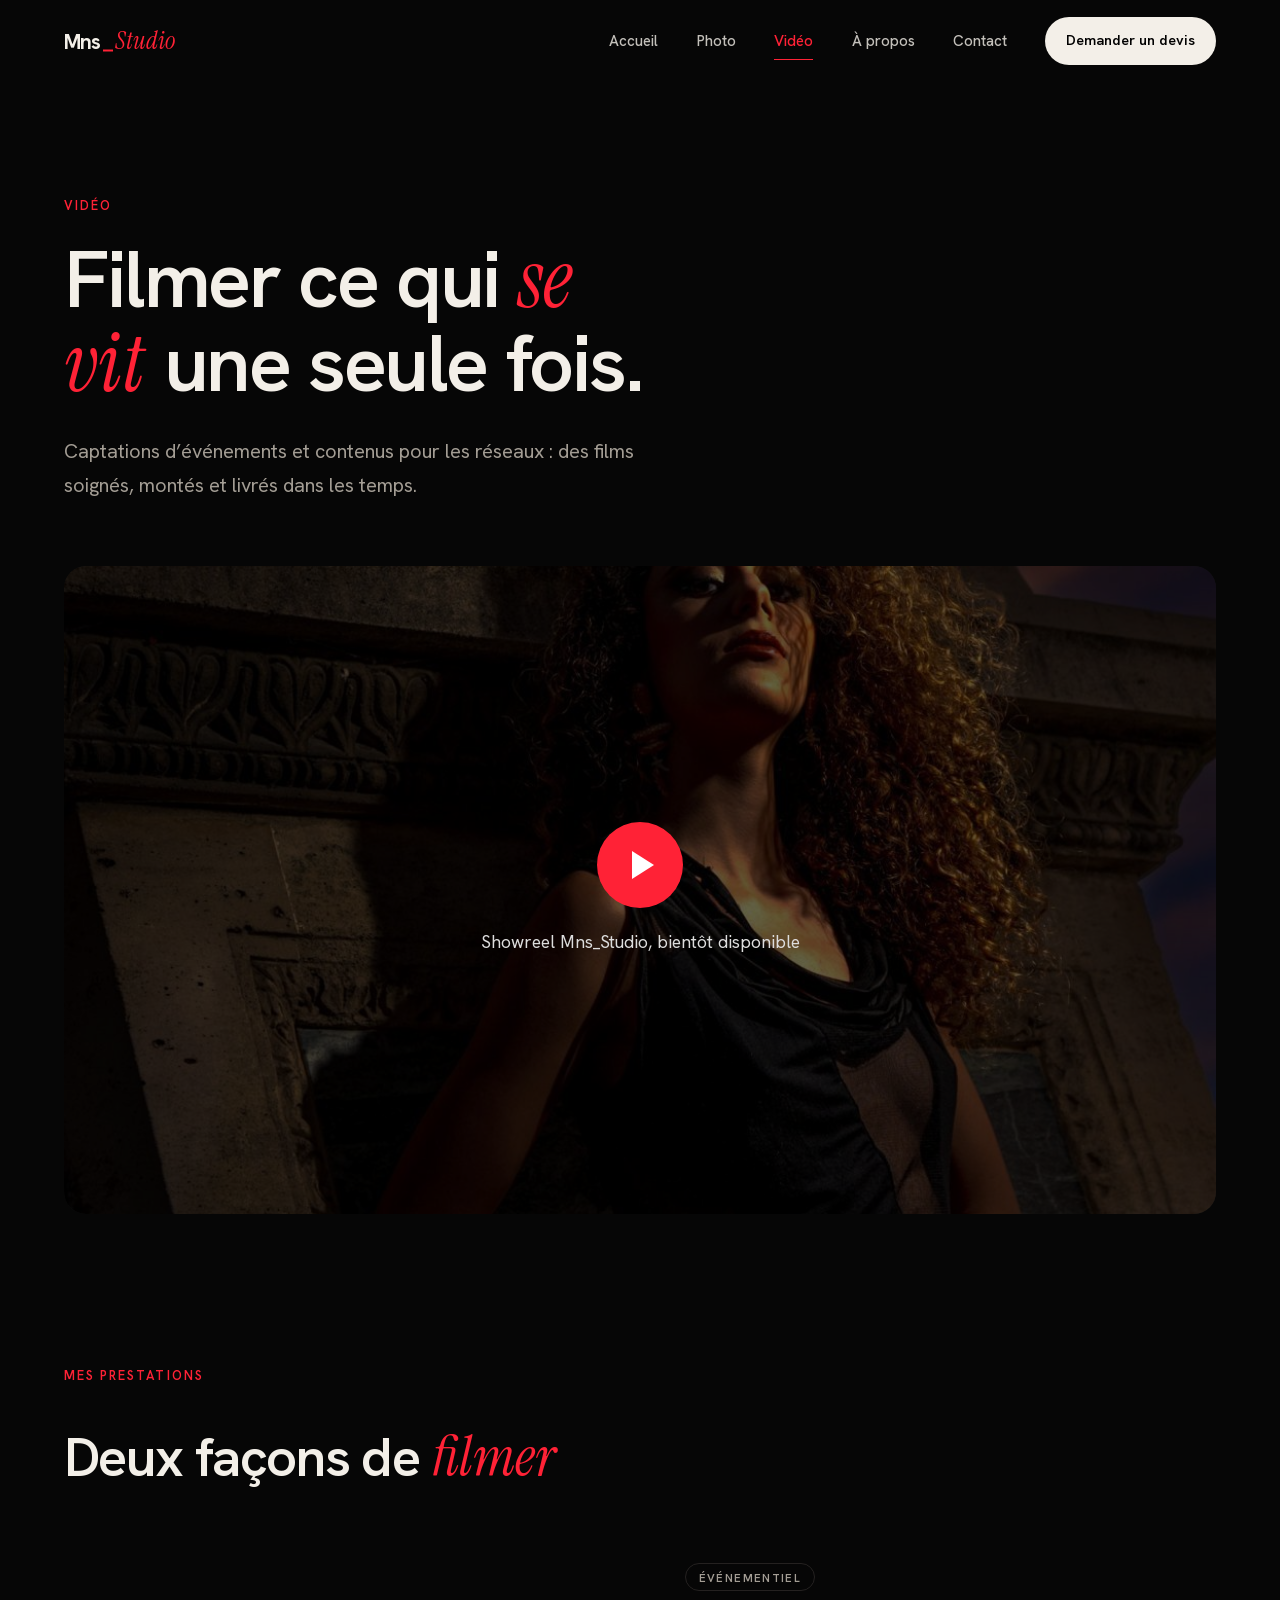
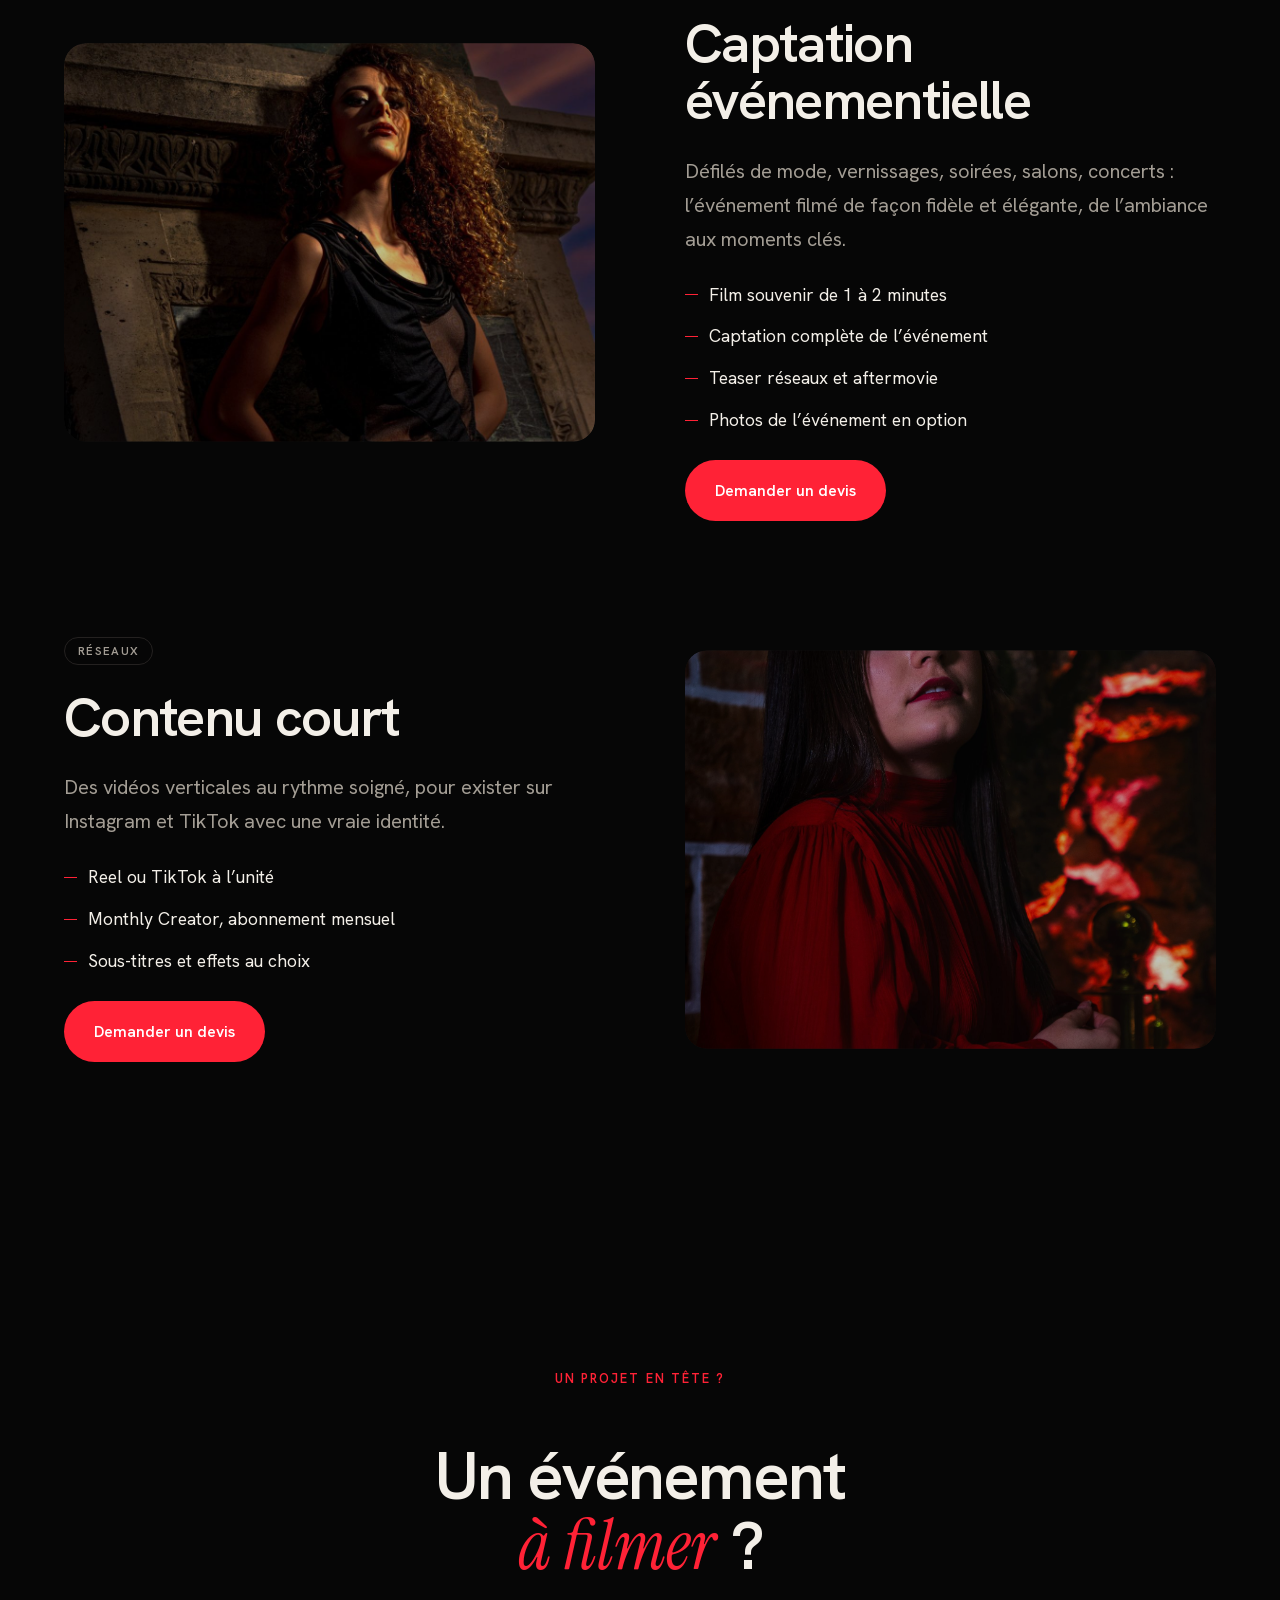
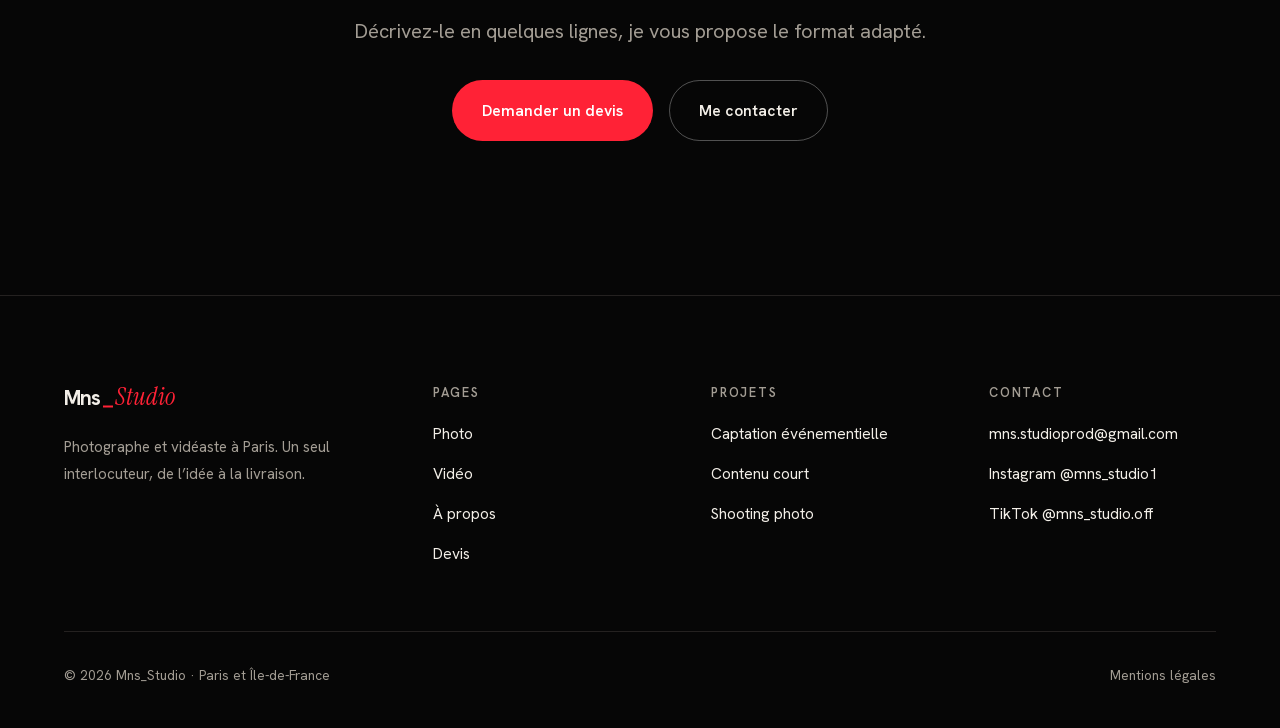
<file: video.html>
<!DOCTYPE html>
<html lang="fr">
<head>
<meta charset="utf-8">
<meta name="viewport" content="width=device-width, initial-scale=1">
<title>Vidéo : captation événementielle, contenus courts | Mns_Studio</title>
<meta name="description" content="Captation événementielle (défilé, vernissage, soirée), aftermovie et contenus courts à Paris avec Mns_Studio.">
<meta property="og:title" content="Vidéo : captation événementielle, contenus courts | Mns_Studio"><meta property="og:description" content="Captation événementielle (défilé, vernissage, soirée), aftermovie et contenus courts à Paris avec Mns_Studio."><meta property="og:type" content="website"><meta property="og:image" content="https://mns-studio.fr/img/photographe-paris-shooting-editorial-graffiti-street-06.jpg"><meta property="og:url" content="https://mns-studio.fr/video.html"><meta property="og:locale" content="fr_FR"><meta name="twitter:card" content="summary_large_image">
<link rel="canonical" href="https://mns-studio.fr/video.html">
<meta name="theme-color" content="#060606">
<script>document.documentElement.classList.add("js");if(!matchMedia("(prefers-reduced-motion:reduce)").matches)document.documentElement.classList.add("entering")</script>
<link rel="stylesheet" href="style.css">
<script type="application/ld+json">{"@context": "https://schema.org", "@type": "ProfessionalService", "name": "Mns_Studio", "description": "Photographe et vidéaste à Paris : photo de mode, portrait, captation de défilé, captation d'événement, reels.", "areaServed": "Île-de-France", "email": "mns.studioprod@gmail.com", "sameAs": ["https://www.instagram.com/mns_studio1", "https://www.tiktok.com/@mns_studio.off"], "founder": {"@type": "Person", "name": "Sacha Minassian"}}</script>
<link rel="icon" href="/favicon.ico" sizes="48x48"><link rel="icon" href="/icon-192.png" type="image/png" sizes="192x192"><link rel="icon" href="/favicon.svg" type="image/svg+xml"><link rel="apple-touch-icon" href="/apple-touch-icon.png"><link rel="manifest" href="/site.webmanifest"><link rel="preload" href="fonts/hanken-grotesk-var.woff" as="font" type="font/woff" crossorigin></head>
<body>
<div class="curtain" aria-hidden="true"><span class="logo"><b>Mns</b><i></i><em>Studio</em></span></div><div class="pgbar" aria-hidden="true"></div>
<a class="hp" href="#main">Aller au contenu</a>
<header class="hd"><div class="w"><a class="logo" href="index.html" aria-label="Mns_Studio, accueil"><b>Mns</b><i></i><em>Studio</em></a><button class="bg" aria-label="Menu" aria-expanded="false"><span></span></button><nav class="nv" aria-label="Navigation"><a href="index.html">Accueil</a><a href="photo.html">Photo</a><a href="video.html" aria-current="page">Vidéo</a><a href="a-propos.html">À propos</a><a href="contact.html">Contact</a><a class="pill" href="devis.html">Demander un devis</a></nav></div></header>
<main id="main">
<section class="ph"><div class="w"><span class="eyebrow">Vidéo</span><h1>Filmer ce qui <em>se vit</em> une seule fois.</h1><p class="lead">Captations d’événements et contenus pour les réseaux : des films soignés, montés et livrés dans les temps.</p></div></section>
<section><div class="w"><div class="reelbox rv"><img src="img/photographe-paris-shooting-collection-robes-07.jpg" alt=""><div class="p"><i></i><span>Showreel Mns_Studio, bientôt disponible</span></div></div></div></section>
<section class="sec"><div class="w"><div class="head rv"><span class="eyebrow">Mes prestations</span><h2>Deux façons de <em>filmer</em></h2></div>
<div class="vs">
<div class="vrow rv"><div class="im"><img src="img/photographe-paris-shooting-collection-robes-07.jpg" alt="" loading="lazy"></div><div class="tx"><span class="tag">Événementiel</span><h2>Captation événementielle</h2><p class="lead">Défilés de mode, vernissages, soirées, salons, concerts : l’événement filmé de façon fidèle et élégante, de l’ambiance aux moments clés.</p><ul><li>Film souvenir de 1 à 2 minutes</li><li>Captation complète de l’événement</li><li>Teaser réseaux et aftermovie</li><li>Photos de l’événement en option</li></ul><a class="btn r" href="devis.html#event">Demander un devis</a></div></div>
<div class="vrow rv"><div class="im"><img src="img/photographe-paris-shooting-editorial-mode-rouge-noir-03.jpg" alt="" loading="lazy"></div><div class="tx"><span class="tag">Réseaux</span><h2>Contenu court</h2><p class="lead">Des vidéos verticales au rythme soigné, pour exister sur Instagram et TikTok avec une vraie identité.</p><ul><li>Reel ou TikTok à l’unité</li><li>Monthly Creator, abonnement mensuel</li><li>Sous-titres et effets au choix</li></ul><a class="btn r" href="devis.html#reel">Demander un devis</a></div></div>
</div></div></section>
<section class="sec"><div class="w fin rv"><span class="eyebrow">Un projet en tête ?</span><h2>Un événement <em>à filmer</em> ?</h2><p class="lead">Décrivez-le en quelques lignes, je vous propose le format adapté.</p><div class="cta"><a class="btn r" href="devis.html">Demander un devis</a><a class="btn o" href="contact.html">Me contacter</a></div></div></section>
</main>
<footer class="ft"><div class="w"><div class="cols">
<div><a class="logo" href="index.html" aria-label="Mns_Studio, accueil"><b>Mns</b><i></i><em>Studio</em></a><p>Photographe et vidéaste à Paris. Un seul interlocuteur, de l’idée à la livraison.</p></div>
<div><h4>Pages</h4><ul><li><a href="photo.html">Photo</a></li><li><a href="video.html">Vidéo</a></li><li><a href="a-propos.html">À propos</a></li><li><a href="devis.html">Devis</a></li></ul></div>
<div><h4>Projets</h4><ul><li><a href="devis.html#event">Captation événementielle</a></li><li><a href="devis.html#reel">Contenu court</a></li><li><a href="devis.html#photo">Shooting photo</a></li></ul></div>
<div><h4>Contact</h4><ul><li><a href="mailto:mns.studioprod@gmail.com">mns.studioprod@gmail.com</a></li><li><a href="https://www.instagram.com/mns_studio1" target="_blank" rel="noopener">Instagram @mns_studio1</a></li><li><a href="https://www.tiktok.com/@mns_studio.off" target="_blank" rel="noopener">TikTok @mns_studio.off</a></li></ul></div>
</div><div class="bot"><span>© 2026 Mns_Studio · Paris et Île-de-France</span><a href="mentions-legales.html">Mentions légales</a></div></div></footer>
<script src="app.js"></script>
</body>
</html>
</file>
<file: style.css>
:root{--bg:#060606;--bg2:#0e0d0d;--ink:#f3efe8;--mute:#a39d94;--line:#242120;--red:#ff2236;
--serif:'Instrument Serif',Georgia,serif;--sans:'Hanken Grotesk','Helvetica Neue',Arial,sans-serif;
--gut:clamp(1.4rem,5vw,4rem);--sec:clamp(5.5rem,12vw,10rem);--r:22px}
*{box-sizing:border-box;margin:0}
html{background:var(--bg);color-scheme:dark;scroll-behavior:smooth}
body{background:var(--bg);color:var(--ink);font:400 clamp(1rem,.96rem + .2vw,1.1rem)/1.75 var(--sans);-webkit-font-smoothing:antialiased}
img{display:block;max-width:100%}a{color:inherit;text-decoration:none}button{font:inherit;color:inherit;cursor:pointer}
.w{width:min(1200px,100% - 2*var(--gut));margin-inline:auto}
.sec{padding-block:var(--sec)}
.eyebrow{font:600 .8rem var(--sans);letter-spacing:.16em;text-transform:uppercase;color:var(--red);margin-bottom:1.4rem;display:block}
h1,h2,h3{font-weight:600;letter-spacing:-.03em;line-height:1.05;text-wrap:balance}
h1{font-size:clamp(2.7rem,7.4vw,5.6rem)}
h2{font-size:clamp(2rem,4.6vw,3.4rem)}
h3{font-size:clamp(1.25rem,2vw,1.55rem);letter-spacing:-.02em;line-height:1.2}
em{font:italic 400 1.04em var(--serif);color:var(--red);letter-spacing:0;line-height:1}
.lead{color:var(--mute);font-size:clamp(1.05rem,1.6vw,1.25rem);max-width:52ch;line-height:1.7}
.head{display:grid;gap:1.4rem;margin-bottom:clamp(3rem,6vw,5rem);max-width:760px}
.btn{display:inline-flex;align-items:center;gap:.6rem;border-radius:999px;padding:1rem 1.8rem;font-weight:600;font-size:.98rem;border:1px solid transparent;transition:transform .25s,background .25s,border-color .25s}
.btn:hover{transform:translateY(-2px)}
.btn.r{background:var(--red);color:#fff}.btn.r:hover{background:#ff3a4c}
.btn.o{border-color:rgba(255,255,255,.3)}.btn.o:hover{border-color:var(--ink)}
.btn.w2{background:var(--ink);color:#000}
.cta{display:flex;flex-wrap:wrap;gap:1rem}
a:focus-visible,button:focus-visible,input:focus-visible,select:focus-visible,textarea:focus-visible{outline:2px solid var(--red);outline-offset:3px}
/* header */
.hd{position:fixed;inset:0 0 auto 0;z-index:50;transition:background .3s,backdrop-filter .3s,border-color .3s;border-bottom:1px solid transparent}
.hd.s{background:rgba(6,6,6,.82);-webkit-backdrop-filter:blur(14px);backdrop-filter:blur(14px);border-color:var(--line)}
.hd .w{display:flex;align-items:center;justify-content:space-between;height:82px;gap:2rem}
.logo{display:inline-flex;align-items:baseline;gap:.1em;font-size:1.3rem;line-height:1}
.logo b{font-weight:700;letter-spacing:-.04em}.logo i{display:inline-block;width:.5em;height:.09em;background:var(--red);transform:translateY(.12em)}
.logo em{font-size:1.2em}
.nv{display:flex;align-items:center;gap:clamp(1.6rem,3vw,2.8rem);font-size:.95rem;font-weight:500}
.nv a{opacity:.8;transition:opacity .2s}.nv a:hover,.nv a[aria-current=page]{opacity:1}
.nv a[aria-current=page]{color:var(--red)}
.nv .pill{background:var(--ink);color:#000;opacity:1;border-radius:999px;padding:.7rem 1.3rem;font-weight:600;font-size:.9rem}
.nv .pill:hover{background:#fff}
.bg{display:none;background:none;border:0;width:44px;height:44px;position:relative}
.bg span,.bg span::before{position:absolute;left:10px;width:24px;height:2px;background:var(--ink);transition:transform .3s}
.bg span{top:21px}.bg span::before{content:"";left:0;top:-7px}
@media(max-width:900px){
 .bg{display:block}
 .nv{position:fixed;inset:82px 0 auto 0;flex-direction:column;align-items:flex-start;gap:0;background:rgba(6,6,6,.98);padding:1rem var(--gut) 2.4rem;border-bottom:1px solid var(--line);transform:translateY(-130%);transition:transform .35s;visibility:hidden}
 .nv.o{transform:none;visibility:visible}
 .nv a{width:100%;padding:1.1rem 0;border-bottom:1px solid var(--line);font-size:1.15rem;opacity:1}
 .nv .pill{margin-top:1.6rem;text-align:center;border:0;padding:1.1rem}
}
/* hero */
.hero{position:relative;min-height:max(680px,100svh);display:grid;align-items:end;overflow:hidden}
.hero>img{position:absolute;inset:0;width:100%;height:100%;object-fit:cover;object-position:center 22%}
.hero::after{content:"";position:absolute;inset:0;background:linear-gradient(180deg,rgba(6,6,6,.55) 0%,rgba(6,6,6,.1) 32%,rgba(6,6,6,.88) 88%,var(--bg) 100%)}
.hero .w{position:relative;z-index:1;padding-block:9rem 5.5rem;display:grid;gap:2.2rem}
.hero h1{max-width:13ch}
.hero .lead{color:#d9d3ca}
.args{display:grid;grid-template-columns:repeat(3,1fr);gap:clamp(2rem,5vw,5rem);padding-block:clamp(3.5rem,7vw,5.5rem);border-bottom:1px solid var(--line)}
.args div{display:grid;gap:.8rem;align-content:start}
.args b{font-size:1.15rem;font-weight:600;letter-spacing:-.01em}
.args span{color:var(--mute);font-size:.98rem;line-height:1.7}
.args .n{font:600 .8rem var(--sans);letter-spacing:.14em;color:var(--red)}
/* sous-pages */
.ph{padding-top:calc(82px + clamp(4rem,9vw,8rem));padding-bottom:clamp(2.5rem,5vw,4rem)}
.ph h1{font-size:clamp(2.6rem,6.6vw,5rem);max-width:15ch}
.ph .lead{margin-top:1.8rem}
/* cartes */
.cards{display:grid;grid-template-columns:repeat(3,1fr);gap:clamp(1.4rem,3vw,2.4rem)}
.card{display:grid;gap:1.4rem;align-content:start}
.card .im{position:relative;aspect-ratio:4/5;border-radius:var(--r);overflow:hidden;background:#111}
.card .im img{width:100%;height:100%;object-fit:cover;transition:transform 1s cubic-bezier(.2,.8,.2,1)}
.card:hover .im img{transform:scale(1.04)}
.tag{display:inline-block;font:600 .72rem var(--sans);letter-spacing:.12em;text-transform:uppercase;color:var(--mute);border:1px solid var(--line);border-radius:999px;padding:.35rem .8rem}
.card .tx{display:grid;gap:.7rem}
.card p{color:var(--mute);font-size:.98rem}
.soon{position:absolute;left:1rem;top:1rem;background:rgba(0,0,0,.65);border:1px solid rgba(255,255,255,.2);border-radius:999px;padding:.3rem .8rem;font-size:.75rem;font-weight:600;letter-spacing:.06em}
/* expertises */
.exp{display:grid;grid-template-columns:repeat(3,1fr);gap:clamp(1.4rem,3vw,2.4rem)}
.ex{background:var(--bg2);border:1px solid var(--line);border-radius:var(--r);padding:clamp(2rem,4vw,3rem);display:grid;gap:1.2rem;align-content:start;transition:border-color .3s}
.ex:hover{border-color:#3a3433}
.ex .n{font:600 .8rem var(--sans);letter-spacing:.14em;color:var(--red)}
.ex p{color:var(--mute)}
.ex ul{list-style:none;padding:0;display:grid;gap:.6rem;color:var(--ink);font-size:.97rem;margin-top:.4rem}
.ex li{padding-left:1.4rem;position:relative}.ex li::before{content:"";position:absolute;left:0;top:.8em;width:.7rem;height:1px;background:var(--red)}
.ex .more{margin-top:.6rem;font-weight:600;font-size:.95rem;color:var(--red)}
/* méthode */
.steps{display:grid;grid-template-columns:repeat(4,1fr);gap:clamp(2rem,4vw,3.4rem)}
.st{display:grid;gap:1rem;align-content:start;border-top:1px solid var(--line);padding-top:1.8rem}
.st .n{font:italic 400 2.6rem/1 var(--serif);color:var(--red)}
.st p{color:var(--mute);font-size:.97rem}
/* split */
.split{display:grid;grid-template-columns:1fr 1.1fr;gap:clamp(3rem,8vw,7rem);align-items:center}
.split .im{border-radius:var(--r);overflow:hidden;background:#000}
.split .im img{width:100%}
.split .tx{display:grid;gap:1.8rem;justify-items:start}
.pills{display:flex;flex-wrap:wrap;gap:.7rem}
.pills span{border:1px solid #3a3533;border-radius:999px;padding:.55rem 1.2rem;font-size:.92rem;font-weight:500}
/* faq */
.faq{max-width:820px;display:grid}
.faq details{border-top:1px solid var(--line);padding:1.8rem 0}
.faq details:last-child{border-bottom:1px solid var(--line)}
.faq summary{cursor:pointer;list-style:none;display:flex;justify-content:space-between;gap:2rem;font-weight:600;font-size:1.12rem;letter-spacing:-.01em}
.faq summary::-webkit-details-marker{display:none}
.faq summary::after{content:"+";color:var(--red);font-size:1.5rem;line-height:1;transition:transform .3s}
.faq details[open] summary::after{transform:rotate(45deg)}
.faq p{color:var(--mute);margin-top:1.2rem;max-width:62ch}
/* cta final */
.fin{text-align:center;display:grid;justify-items:center;gap:2rem}
.fin h2{max-width:16ch;font-size:clamp(2.2rem,5.6vw,4.2rem)}
.fin .lead{margin-inline:auto}
/* galerie photo */
.srs{--g:clamp(1.6rem,3.6vw,3.4rem);display:flex;flex-wrap:wrap;justify-content:center;gap:clamp(3rem,6vw,5.5rem) var(--g);max-width:1020px;margin-inline:auto}
.srs>article{flex:0 0 calc((100% - 2*var(--g))/3);min-width:0}
.sr{display:block;width:100%;text-align:left;background:none;border:0;padding:0;color:inherit;font:inherit;cursor:pointer}
.sr-i{display:block;position:relative;overflow:hidden;border-radius:var(--r);background:#111;line-height:0}
.sr-i img{width:100%;height:auto;aspect-ratio:2/3;object-fit:cover;object-position:center 30%;transition:transform 1.1s cubic-bezier(.2,.8,.2,1)}
.sr:hover .sr-i img,.sr:focus-visible .sr-i img{transform:scale(1.05)}
.sr-n{position:absolute;right:1rem;top:1rem;background:rgba(6,6,6,.75);-webkit-backdrop-filter:blur(8px);backdrop-filter:blur(8px);border:1px solid rgba(255,255,255,.18);border-radius:999px;padding:.3rem .85rem;font-size:.8rem;line-height:1.4}
.sr-t{display:block;padding-top:1.3rem;text-align:center}
.sr-k{display:block;color:var(--red);font-size:.78rem;font-weight:700;letter-spacing:.14em;text-transform:uppercase;margin-bottom:.45rem}
.sr-t b{display:none}
.sr-t .sr-d{display:block;color:var(--mute);margin:.5rem auto 0;max-width:30ch;font-size:.92rem}
.sr-t em{display:inline-block;margin-top:.8rem;font-family:inherit;font-style:normal;font-weight:600;font-size:.9rem;transition:transform .3s,color .3s}
.sr:hover .sr-t em{transform:translateX(6px);color:var(--red)}
.sr:focus-visible{outline:2px solid var(--red);outline-offset:6px;border-radius:var(--r)}
@media(max-width:820px){.srs>article{flex-basis:calc((100% - var(--g))/2)}}
@media(max-width:480px){.srs>article{flex-basis:min(100%,340px)}}
@media(min-width:821px){.srs{--g:clamp(1.8rem,3vw,2.6rem);max-width:1240px;gap:clamp(3rem,5vw,4.5rem) var(--g)}.sr-t b{display:none}.sr-k{font-size:.78rem;margin-bottom:.7rem}.sr-t .sr-d{font-size:.92rem;margin-top:0}.srs>article{flex-basis:calc((100% - 3*var(--g))/4)}.sr-i img{aspect-ratio:auto;object-fit:contain}.sr-t .sr-d{font-size:.85rem}.sr-k{font-size:.7rem}}
.lbt{position:absolute;top:1.6rem;left:50%;transform:translateX(-50%);font-size:.95rem;font-weight:600;white-space:nowrap}
.lb.one .lbp,.lb.one .lbn{display:none}
.lb{position:fixed;inset:0;z-index:150;background:rgba(6,6,6,.96);display:grid;place-items:center;padding:clamp(1rem,4vw,3rem)}
.lb[hidden]{display:none}
.lb img{max-width:min(100%,1100px);max-height:86vh;width:auto;height:auto;border-radius:12px;object-fit:contain;animation:lbin .5s cubic-bezier(.2,.8,.2,1)}
@keyframes lbin{from{opacity:0;transform:scale(.96)}}
.lb button{position:absolute;background:rgba(255,255,255,.08);border:1px solid rgba(255,255,255,.2);color:#fff;width:52px;height:52px;border-radius:50%;font-size:1.8rem;line-height:1;display:grid;place-items:center;transition:background .25s}
.lb button:hover{background:var(--red);border-color:var(--red)}
.lbx{top:1.2rem;right:1.2rem}.lbp{left:1.2rem;top:50%;transform:translateY(-50%)}.lbn{right:1.2rem;top:50%;transform:translateY(-50%)}
.lbc{position:absolute;bottom:1.2rem;left:50%;transform:translateX(-50%);color:var(--mute);font-size:.85rem}
@media(max-width:700px){.lbp,.lbn{top:auto;bottom:1rem;transform:none}.lbp{left:1rem}.lbn{right:1rem}.lbc{bottom:1.8rem}}
/* vidéo */
.reelbox{position:relative;aspect-ratio:16/9;border-radius:var(--r);overflow:hidden;background:#111;display:grid;place-items:center}
.reelbox img{position:absolute;inset:0;width:100%;height:100%;object-fit:cover;filter:brightness(.38)}
.reelbox .p{position:relative;display:grid;justify-items:center;gap:1.2rem;text-align:center;padding:1.5rem}
.reelbox .p i{width:86px;height:86px;border-radius:50%;background:var(--red);display:grid;place-items:center}
.reelbox .p i::after{content:"";border-left:22px solid #fff;border-top:14px solid transparent;border-bottom:14px solid transparent;margin-left:6px}
.reelbox .p span{color:#ddd}
.vs{display:grid;gap:clamp(4rem,9vw,8rem)}
.vrow{display:grid;grid-template-columns:1fr 1fr;gap:clamp(2.4rem,7vw,6rem);align-items:center}
.vrow:nth-child(even) .im{order:2}
.vrow .im{position:relative;aspect-ratio:4/3;border-radius:var(--r);overflow:hidden;background:#111}
.vrow .im img{width:100%;height:100%;object-fit:cover;filter:brightness(.75)}
.vrow .tx{display:grid;gap:1.5rem;justify-items:start}
.vrow ul{list-style:none;padding:0;display:grid;gap:.7rem;color:var(--ink)}
.vrow li{padding-left:1.5rem;position:relative}.vrow li::before{content:"";position:absolute;left:0;top:.85em;width:.8rem;height:1px;background:var(--red)}
.price{color:var(--mute);font-size:.95rem}
.price b{color:var(--ink);font-weight:600}
/* devis */
.df{max-width:860px;display:grid;gap:clamp(3.5rem,7vw,5rem)}
.fh h2{font-size:clamp(1.8rem,3.6vw,2.6rem)}.fh p{color:var(--mute);margin-top:.8rem}
.stp{display:grid;gap:2rem}
.sh{display:flex;align-items:baseline;gap:1.2rem}
.sh span{font:italic 400 2rem/1 var(--serif);color:var(--red)}
.types{display:grid;grid-template-columns:repeat(2,1fr);gap:1rem}
.types button{text-align:left;padding:1.6rem;border:1px solid var(--line);background:var(--bg2);border-radius:18px;display:grid;gap:.4rem;align-content:start;transition:border-color .25s,background .25s}
.types button:hover{border-color:#3a3433}
.types b{font-weight:600;font-size:1.08rem;letter-spacing:-.01em}
.types small{color:var(--mute);font-size:.88rem;line-height:1.5}
.types button[aria-pressed=true]{border-color:var(--red);background:#150a0b}
.fields{display:grid;grid-template-columns:1fr 1fr;gap:1.8rem 1.6rem}
.fields .full{grid-column:1/-1}
.fld{display:grid;gap:.6rem}
.fld label{font-size:.88rem;color:var(--mute);font-weight:500}
.fld input,.fld select,.fld textarea{width:100%;background:var(--bg2);color:var(--ink);border:1px solid var(--line);border-radius:14px;padding:1rem 1.1rem;font:inherit;font-size:1rem;transition:border-color .2s}
.fld input:focus,.fld select:focus,.fld textarea:focus{border-color:var(--red);outline:0}
.fld textarea{min-height:150px;resize:vertical}
.fld select option{background:#111}input[type=date]{color-scheme:dark}
.est{color:var(--ink);border-left:2px solid var(--ink);padding-left:1.2rem;font-size:.97rem}
.chk{display:flex;gap:1rem;align-items:flex-start;color:var(--mute);font-size:.92rem;line-height:1.6;cursor:pointer}
.chk input{width:20px;height:20px;margin-top:.2rem;accent-color:var(--red);flex:none}
.chk a{text-decoration:underline}
.sub{display:flex;align-items:center;flex-wrap:wrap;gap:1.4rem}.sub small{color:var(--mute)}
.hp{position:absolute;left:-9999px}
.ok{min-height:1.5em;font-size:.95rem}
.ok.good{color:#7fe3a0}.ok.bad{color:#ff8a94}
@media(max-width:980px){.types{grid-template-columns:1fr}.steps[style]{grid-template-columns:1fr!important}}
/* contact */
.ct{display:grid;gap:1.2rem;max-width:720px}
.ct a{display:flex;align-items:center;justify-content:space-between;gap:1.4rem;padding:2rem 0;border-top:1px solid var(--line);font-size:clamp(1.15rem,2.4vw,1.6rem);font-weight:600;letter-spacing:-.02em;transition:color .2s,padding .3s}
.ct a:last-child{border-bottom:1px solid var(--line)}
.ct a:hover{color:var(--red);padding-left:.6rem}
.ct small{display:block;color:var(--mute);font-weight:400;font-size:.9rem;letter-spacing:0;margin-top:.3rem}
.ct span{color:var(--red)}
/* footer */
.ft{border-top:1px solid var(--line);padding-block:clamp(3.5rem,7vw,5.5rem) 2.5rem}
.ft .cols{display:grid;grid-template-columns:1.4fr 1fr 1fr 1fr;gap:clamp(2rem,4vw,4rem)}
.ft h4{font:600 .8rem var(--sans);letter-spacing:.14em;text-transform:uppercase;color:var(--mute);margin-bottom:1.2rem}
.ft ul{list-style:none;padding:0;display:grid;gap:.8rem;font-size:.97rem}
.ft ul a:hover{color:var(--red)}
.ft p{color:var(--mute);font-size:.95rem;max-width:30ch;margin-top:1.2rem}
.ft .bot{display:flex;flex-wrap:wrap;justify-content:space-between;gap:1rem;margin-top:4rem;padding-top:2rem;border-top:1px solid var(--line);color:var(--mute);font-size:.85rem}
.legal{max-width:720px;display:grid;gap:1.4rem;color:var(--mute)}
.legal h2{font-size:1.5rem;color:var(--ink);margin-top:1.6rem}
/* reveal */
.js .rv{opacity:0;transform:translateY(30px);transition:opacity .9s var(--d,0s),transform 1s cubic-bezier(.2,.8,.2,1) var(--d,0s)}
.js .rv.in{opacity:1;transform:none}
@media(max-width:900px){
 .args,.cards,.exp,.steps,.split,.vrow,.gal,.ft .cols{grid-template-columns:1fr}
 .steps{gap:2.4rem}
 .gal figure:nth-child(even){margin-top:0}
 .vrow:nth-child(even) .im{order:0}
 .hero .w{padding-block:8rem 4rem}
 .fields{grid-template-columns:1fr}
 .types{grid-template-columns:1fr}
 .split .im{max-width:420px}
 .card .im{aspect-ratio:4/4.6}
}
@media(prefers-reduced-motion:reduce){*{transition:none!important;scroll-behavior:auto!important}.js .rv{opacity:1;transform:none}}

/* ===== mouvement ===== */
.curtain{position:fixed;inset:0;z-index:200;background:#060606;display:grid;place-items:center;transform:translateY(100%);pointer-events:none;will-change:transform}
html.entering .curtain{transform:none}
.curtain .logo{font-size:clamp(1.6rem,4vw,2.4rem);opacity:0;transition:opacity .4s}
html.entering .curtain .logo,.curtain.leaving .logo{opacity:1}
.pgbar{position:fixed;left:0;top:0;height:2px;width:100%;background:var(--red);transform:scaleX(0);transform-origin:0 50%;z-index:120;pointer-events:none}
.hd{transition:background .3s,backdrop-filter .3s,border-color .3s,transform .5s cubic-bezier(.2,.8,.2,1)}
.hd.hide{transform:translateY(-100%)}
.nv a:not(.pill){position:relative}
.nv a:not(.pill)::after{content:"";position:absolute;left:0;right:0;bottom:-6px;height:1px;background:var(--red);transform:scaleX(0);transform-origin:0 50%;transition:transform .4s cubic-bezier(.2,.8,.2,1)}
.nv a:not(.pill):hover::after,.nv a[aria-current=page]::after{transform:scaleX(1)}
@media(max-width:900px){.nv a:not(.pill)::after{display:none}}
.btn{position:relative;overflow:hidden;isolation:isolate}
.btn::before{content:"";position:absolute;inset:0;z-index:-1;background:rgba(255,255,255,.16);transform:translateX(-101%);transition:transform .5s cubic-bezier(.2,.8,.2,1)}
.btn.o::before{background:rgba(255,255,255,.08)}.btn.w2::before{background:rgba(0,0,0,.08)}
.btn:hover::before{transform:none}
.nv .pill{position:relative;overflow:hidden;isolation:isolate}
.nv .pill::before{content:"";position:absolute;inset:0;z-index:-1;background:var(--red);transform:translateY(101%);transition:transform .4s cubic-bezier(.2,.8,.2,1)}
.nv .pill:hover{color:#fff}.nv .pill:hover::before{transform:none}
.btn{will-change:transform}
/* mots qui montent */
.wd{display:inline-block;overflow-x:visible;overflow-y:clip;vertical-align:baseline;padding:.04em 0 .16em;margin:-.04em 0 -.16em}
.js .wi{display:inline-block;transform:translateY(112%) rotate(3deg);transform-origin:0 100%;transition:transform 1.1s cubic-bezier(.2,.9,.2,1)}
.js .sp.in .wi{transform:none}
/* hero et en-têtes de page */
.js .hero .w>*,.js .ph .w>*{opacity:0;transform:translateY(26px);transition:opacity .9s,transform 1s cubic-bezier(.2,.8,.2,1)}
.js .hero .w>h1,.js .ph .w>h1{opacity:1;transform:none}
.js.ready .hero .w>*,.js.ready .ph .w>*{opacity:1;transform:none}
.js.ready .hero .w>:nth-child(1),.js.ready .ph .w>:nth-child(1){transition-delay:.35s}
.js.ready .hero .w>:nth-child(3),.js.ready .ph .w>:nth-child(3){transition-delay:1s}
.js.ready .hero .w>:nth-child(4){transition-delay:1.15s}
.js .hero>img{transform:scale(1.18);transition:transform 2.6s cubic-bezier(.2,.8,.2,1);translate:0 var(--py,0)}
.js.ready .hero>img{transform:scale(1)}
.hero::after{background:linear-gradient(180deg,rgba(6,6,6,.55) 0%,rgba(6,6,6,.1) 32%,rgba(6,6,6,.88) 88%,var(--bg) 100%)}
/* images qui se dévoilent */
.js .card.rv .im,.js .gal figure.rv .im,.js .vrow.rv .im,.js .split .im.rv{clip-path:inset(0 0 100% 0 round var(--r));transition:clip-path 1.3s cubic-bezier(.7,0,.2,1) var(--d,0s)}
.js .card.rv.in .im,.js .gal figure.rv.in .im,.js .vrow.rv.in .im,.js .split .im.rv.in{clip-path:inset(0 0 0 0 round var(--r))}
.js .card.rv .im img,.js .gal figure.rv .im img,.js .vrow.rv .im img,.js .split .im.rv img{transform:scale(1.3);transition:transform 1.8s cubic-bezier(.2,.8,.2,1) var(--d,0s)}
.js .card.rv.in .im img,.js .gal figure.rv.in .im img,.js .vrow.rv.in .im img,.js .split .im.rv.in img{transform:none}
.js .card.rv.in:hover .im img,.js .gal figure.rv.in:hover .im img{transform:scale(1.05);transition-delay:0s;transition-duration:1.2s}
.gal figure .im{position:relative}
.gal figure:hover figcaption{color:var(--red)}
.gal figcaption{transition:color .3s}
/* bandeau défilant */
.mq{overflow:hidden;border-bottom:1px solid var(--line);padding-block:2rem;-webkit-mask-image:linear-gradient(90deg,transparent,#000 12%,#000 88%,transparent);mask-image:linear-gradient(90deg,transparent,#000 12%,#000 88%,transparent)}
.mqt{display:flex;width:max-content;animation:mq 38s linear infinite}
.mqt span{font:italic 400 clamp(1.8rem,4.4vw,3.2rem)/1 var(--serif);color:#6a645d;white-space:nowrap;padding-inline:1.6rem;display:inline-flex;align-items:center;gap:3.2rem}
.mqt span::after{content:"";width:.55rem;height:.55rem;background:var(--red);border-radius:50%}
@keyframes mq{to{transform:translateX(-50%)}}
.mq:hover .mqt{animation-play-state:paused}
/* cartes */
.ex{transition:border-color .4s,transform .5s cubic-bezier(.2,.8,.2,1),background .4s}
.ex:hover{transform:translateY(-6px);background:#131111}
.ex .more{display:inline-flex;gap:.5rem;transition:gap .3s}.ex:hover .more{gap:1rem}
.st{transition:border-color .4s}.st:hover{border-color:var(--red)}
.types button{transition:border-color .25s,background .25s,transform .35s cubic-bezier(.2,.8,.2,1)}.types button:hover{transform:translateY(-3px)}
.fld input,.fld select,.fld textarea{transition:border-color .25s,background .25s,box-shadow .25s}
.fld input:focus,.fld select:focus,.fld textarea:focus{box-shadow:0 0 0 4px rgba(255,34,54,.12)}
.faq details{transition:background .3s}.faq summary{transition:color .25s}.faq summary:hover{color:var(--red)}
.faq details[open] p{animation:fd .5s cubic-bezier(.2,.8,.2,1)}
@keyframes fd{from{opacity:0;transform:translateY(-8px)}}
.ft ul a{transition:color .25s,padding .3s}.ft ul a:hover{padding-left:.4rem}
.reelbox .p i{transition:transform .4s cubic-bezier(.2,.8,.2,1)}.reelbox:hover .p i{transform:scale(1.1)}
.reelbox .p i{animation:pulse 2.4s ease-out infinite}
@keyframes pulse{0%{box-shadow:0 0 0 0 rgba(255,34,54,.5)}100%{box-shadow:0 0 0 30px rgba(255,34,54,0)}}
@media(prefers-reduced-motion:reduce){.curtain,.pgbar{display:none}.mqt,.reelbox .p i{animation:none}.js .wi,.js .hero .w>*,.js .ph .w>*,.js .hero>img{transform:none!important;opacity:1!important}.js .card.rv .im,.js .gal figure.rv .im,.js .vrow.rv .im,.js .split .im.rv{clip-path:none!important}.js .rv .im img,.js .split .im.rv img{transform:none!important}}
/* accueil : bannière entièrement visible dès l'arrivée */
.hero{min-height:100svh}
.hero .w{padding-block:clamp(6rem,14vh,9rem) clamp(1.6rem,5vh,4rem);gap:clamp(1rem,2.6vh,2.2rem)}
.hero h1{font-size:clamp(2.4rem,min(7.4vw,11vh),5.6rem)}
.hero .lead{font-size:clamp(1rem,2.2vh,1.2rem)}
/* bannière d'accueil : diaporama en fondu */
.hs{position:absolute;inset:0;overflow:hidden;translate:0 var(--py,0)}
.hs img{position:absolute;inset:0;width:100%;height:100%;object-fit:cover;opacity:0;transform:scale(1.08);transition:opacity 1.6s ease,transform 7s linear}
.hs img.on{opacity:1;transform:scale(1)}
.js .hero>.hs{scale:1.12;transition:scale 2.6s cubic-bezier(.2,.8,.2,1)}
.js.ready .hero>.hs{scale:1}
.hero::after{background:linear-gradient(90deg,rgba(6,6,6,.94) 0%,rgba(6,6,6,.78) 34%,rgba(6,6,6,.15) 72%,rgba(6,6,6,.1) 100%),linear-gradient(180deg,rgba(6,6,6,.5) 0%,rgba(6,6,6,0) 25%,rgba(6,6,6,.6) 100%)}
@media(max-width:820px){.hero::after{background:linear-gradient(180deg,rgba(6,6,6,.6) 0%,rgba(6,6,6,.25) 28%,rgba(6,6,6,.93) 100%)}}
@media(prefers-reduced-motion:reduce){.hs img{transition:none}.js .hero>.hs{scale:1;transition:none}}
.ok{margin-top:1.2rem}
.ok.good,.ok.bad{display:flex;align-items:flex-start;gap:.8rem;padding:1.1rem 1.3rem;border-radius:14px;font-size:1.02rem;line-height:1.5;font-weight:500;animation:okin .45s cubic-bezier(.2,.8,.2,1)}
.ok.good{background:rgba(127,227,160,.1);border:1px solid rgba(127,227,160,.55);color:#bff3d0}
.ok.bad{background:rgba(255,34,54,.1);border:1px solid rgba(255,34,54,.6);color:#ffb3ba}
.ok.good::before,.ok.bad::before{flex:0 0 1.7rem;height:1.7rem;border-radius:50%;display:grid;place-items:center;font-weight:700;font-size:1rem;color:#060606}
.ok.good::before{content:"✓";background:#7fe3a0}.ok.bad::before{content:"!";background:#ff5d6c}
@keyframes okin{from{opacity:0;transform:translateY(10px)}to{opacity:1;transform:none}}
@media(prefers-reduced-motion:reduce){.ok.good,.ok.bad{animation:none}}
.ok.good,.ok.bad{display:block}
.ok.good::before,.ok.bad::before{display:inline-grid;width:1.6rem;height:1.6rem;margin-right:.7rem;vertical-align:middle}
/* menu mobile : plein écran, fondu, liens qui apparaissent en cascade, burger -> croix */
.bg span,.bg span::before{transition:transform .45s cubic-bezier(.2,.8,.2,1),background .3s,top .3s}
.bg[aria-expanded=true] span{transform:rotate(45deg)}
.bg[aria-expanded=true] span::before{top:0;transform:rotate(90deg)}
@media(max-width:900px){
 .hd{z-index:60}.bg{position:relative;z-index:3}.logo{position:relative;z-index:3}
 html.mo{overflow:hidden}
 .nv{position:fixed;inset:0;z-index:2;height:100dvh;transform:none;justify-content:center;align-items:flex-start;gap:0;padding:5.5rem var(--gut) 2.5rem;background:rgba(6,6,6,.97);-webkit-backdrop-filter:blur(14px);backdrop-filter:blur(14px);border:0;opacity:0;visibility:hidden;transition:opacity .35s ease,visibility 0s linear .35s}
 .nv.o{opacity:1;visibility:visible;transition:opacity .35s ease}
 .nv a{width:auto;border:0;padding:.35rem 0;font-size:clamp(2.2rem,10vw,3.2rem);font-weight:600;letter-spacing:-.03em;line-height:1.15;opacity:0;transform:translateY(18px);transition:opacity .45s ease,transform .6s cubic-bezier(.2,.8,.2,1),color .2s}
 .nv.o a{opacity:1;transform:none}
 .nv.o a:nth-child(1){transition-delay:.08s}.nv.o a:nth-child(2){transition-delay:.14s}.nv.o a:nth-child(3){transition-delay:.2s}.nv.o a:nth-child(4){transition-delay:.26s}.nv.o a:nth-child(5){transition-delay:.34s}
 .nv a[aria-current=page]{color:var(--red)}
 .nv .pill{margin-top:2rem;font-size:1rem;font-weight:600;letter-spacing:0;line-height:1;padding:1.1rem 1.8rem;background:var(--red);color:#fff;border-radius:999px;text-align:center}
}
@media(prefers-reduced-motion:reduce){.nv,.nv a{transition:none!important}}
@media(max-width:900px){html.mo .hd,html.mo .hd.s{-webkit-backdrop-filter:none;backdrop-filter:none;background:transparent;border-color:transparent;transform:none}}
@media(max-width:900px){.nv.o a:nth-child(1){transition-delay:.06s}.nv.o a:nth-child(2){transition-delay:.11s}.nv.o a:nth-child(3){transition-delay:.16s}.nv.o a:nth-child(4){transition-delay:.21s}.nv.o a:nth-child(5){transition-delay:.26s}.nv.o a:nth-child(6){transition-delay:.34s}}
@font-face{font-family:'Hanken Grotesk';src:url(fonts/hanken-grotesk-var.woff) format('woff');font-weight:400 700;font-style:normal;font-display:swap}
@font-face{font-family:'Instrument Serif';src:url(fonts/instrument-serif-400.woff) format('woff');font-weight:400;font-style:normal;font-display:swap}
@font-face{font-family:'Instrument Serif';src:url(fonts/instrument-serif-400-italic.woff) format('woff');font-weight:400;font-style:italic;font-display:swap}
/* bandeau information confidentialité */
.ck{position:fixed;left:clamp(.8rem,2vw,1.6rem);bottom:clamp(.8rem,2vw,1.6rem);z-index:40;max-width:min(26rem,calc(100vw - 1.6rem));display:flex;align-items:flex-end;gap:1rem;padding:1.1rem 1.2rem;background:rgba(14,13,13,.94);-webkit-backdrop-filter:blur(14px);backdrop-filter:blur(14px);border:1px solid var(--line,#262322);border-radius:16px;box-shadow:0 18px 50px rgba(0,0,0,.5);opacity:0;transform:translateY(16px);transition:opacity .5s ease,transform .6s cubic-bezier(.2,.8,.2,1)}
.ck.in{opacity:1;transform:none}
.ck p{font-size:.84rem;line-height:1.55;color:var(--mute,#a39d94)}
.ck strong{display:block;color:var(--ink,#f3efe8);font-size:.92rem;margin-bottom:.2rem}
.ck a{color:var(--ink,#f3efe8);text-decoration:underline;text-underline-offset:3px}.ck a:hover{color:var(--red,#ff2236)}
.ck button{flex:0 0 auto;font:inherit;font-weight:600;font-size:.84rem;cursor:pointer;border:0;border-radius:999px;padding:.65rem 1.15rem;background:var(--red,#ff2236);color:#fff;transition:transform .2s,background .2s}
.ck button:hover{transform:translateY(-1px);background:#ff4254}.ck button:focus-visible{outline:2px solid #fff;outline-offset:3px}
@media(max-width:600px){.ck{right:.8rem;max-width:none;flex-direction:column;align-items:stretch;gap:.8rem;padding:1rem}.ck button{text-align:center}}
html.mo .ck{display:none}
@media(prefers-reduced-motion:reduce){.ck{transition:opacity .2s}}


.tf{margin:2.4rem 0;border-top:1px solid rgba(243,239,232,.14)}
.tr{display:grid;grid-template-columns:2fr 1.2fr 1.2fr 1.2fr;gap:1rem;align-items:center;padding:1.2rem 0;border-bottom:1px solid rgba(243,239,232,.14)}
.tr b{display:block;font-weight:600}
.tr div span{display:block;opacity:.65;font-size:.9rem;margin-top:.2rem}
.tr strong{color:var(--red);font-weight:600;text-align:right}
@media(max-width:700px){.tr{grid-template-columns:1fr 1fr;gap:.4rem 1rem}.tr strong{text-align:left;grid-column:1/-1}}

.sub{font-size:.78rem;letter-spacing:.14em;text-transform:uppercase;color:var(--mute);margin:.6rem 0 -.6rem;padding-top:1.4rem;border-top:1px solid var(--line)}
.fld .clb{font-size:.88rem;color:var(--mute);font-weight:500}
.chips{display:flex;flex-wrap:wrap;gap:.6rem}
.chips button{padding:.7rem 1.1rem;border:1px solid var(--line);background:var(--bg2);color:var(--ink);border-radius:999px;font:inherit;font-size:.93rem;transition:border-color .25s,background .25s}
.chips button:hover{border-color:#3a3433}
.chips button[aria-pressed=true]{border-color:var(--red);background:#150a0b}
.types button:last-child:nth-child(odd){grid-column:1/-1}

.fld.pr{grid-column:1}.fld.dsc{grid-column:2}
.fld.dsc p{margin:0;border-left:2px solid var(--ink);padding-left:1.2rem;font-size:.95rem;line-height:1.6;color:var(--ink);opacity:.85}
@media(max-width:700px){.fld.pr,.fld.dsc{grid-column:auto}}
.fld.pr,.fld.dsc{align-self:start}
</file>
